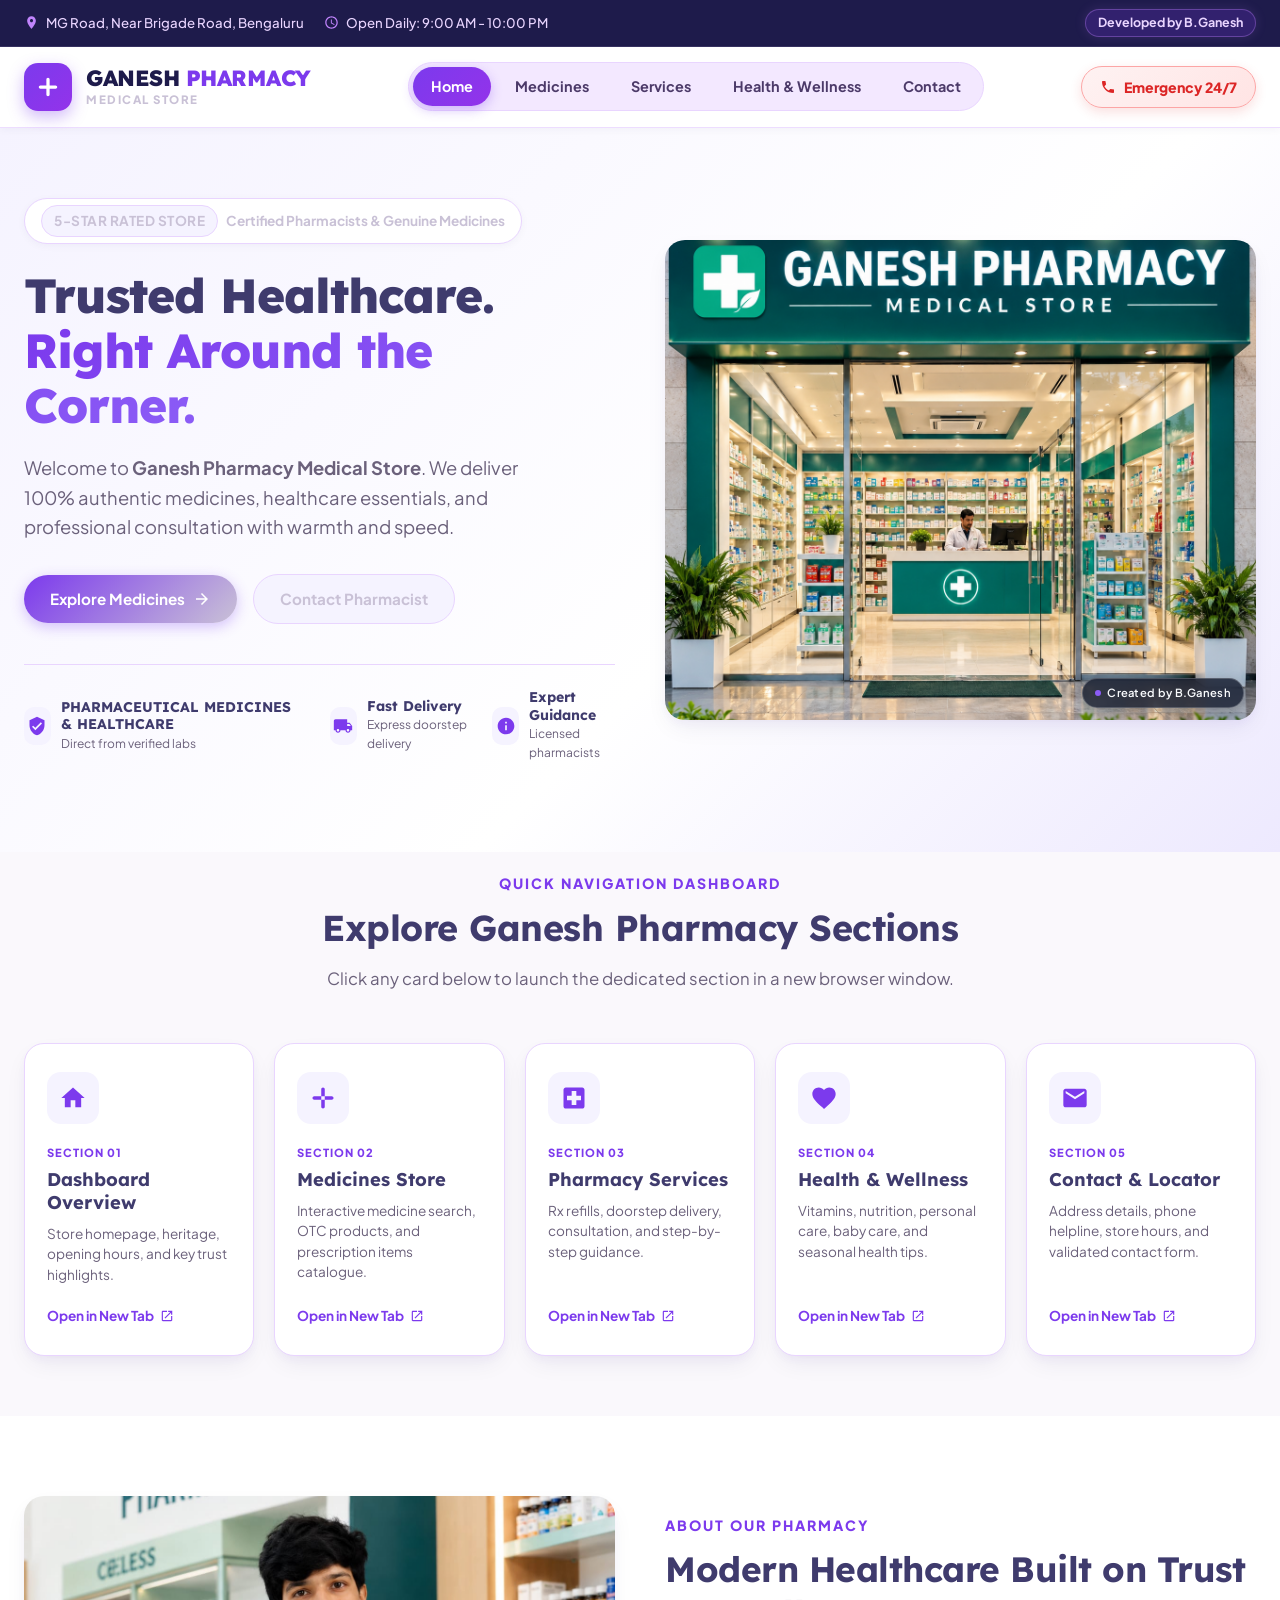
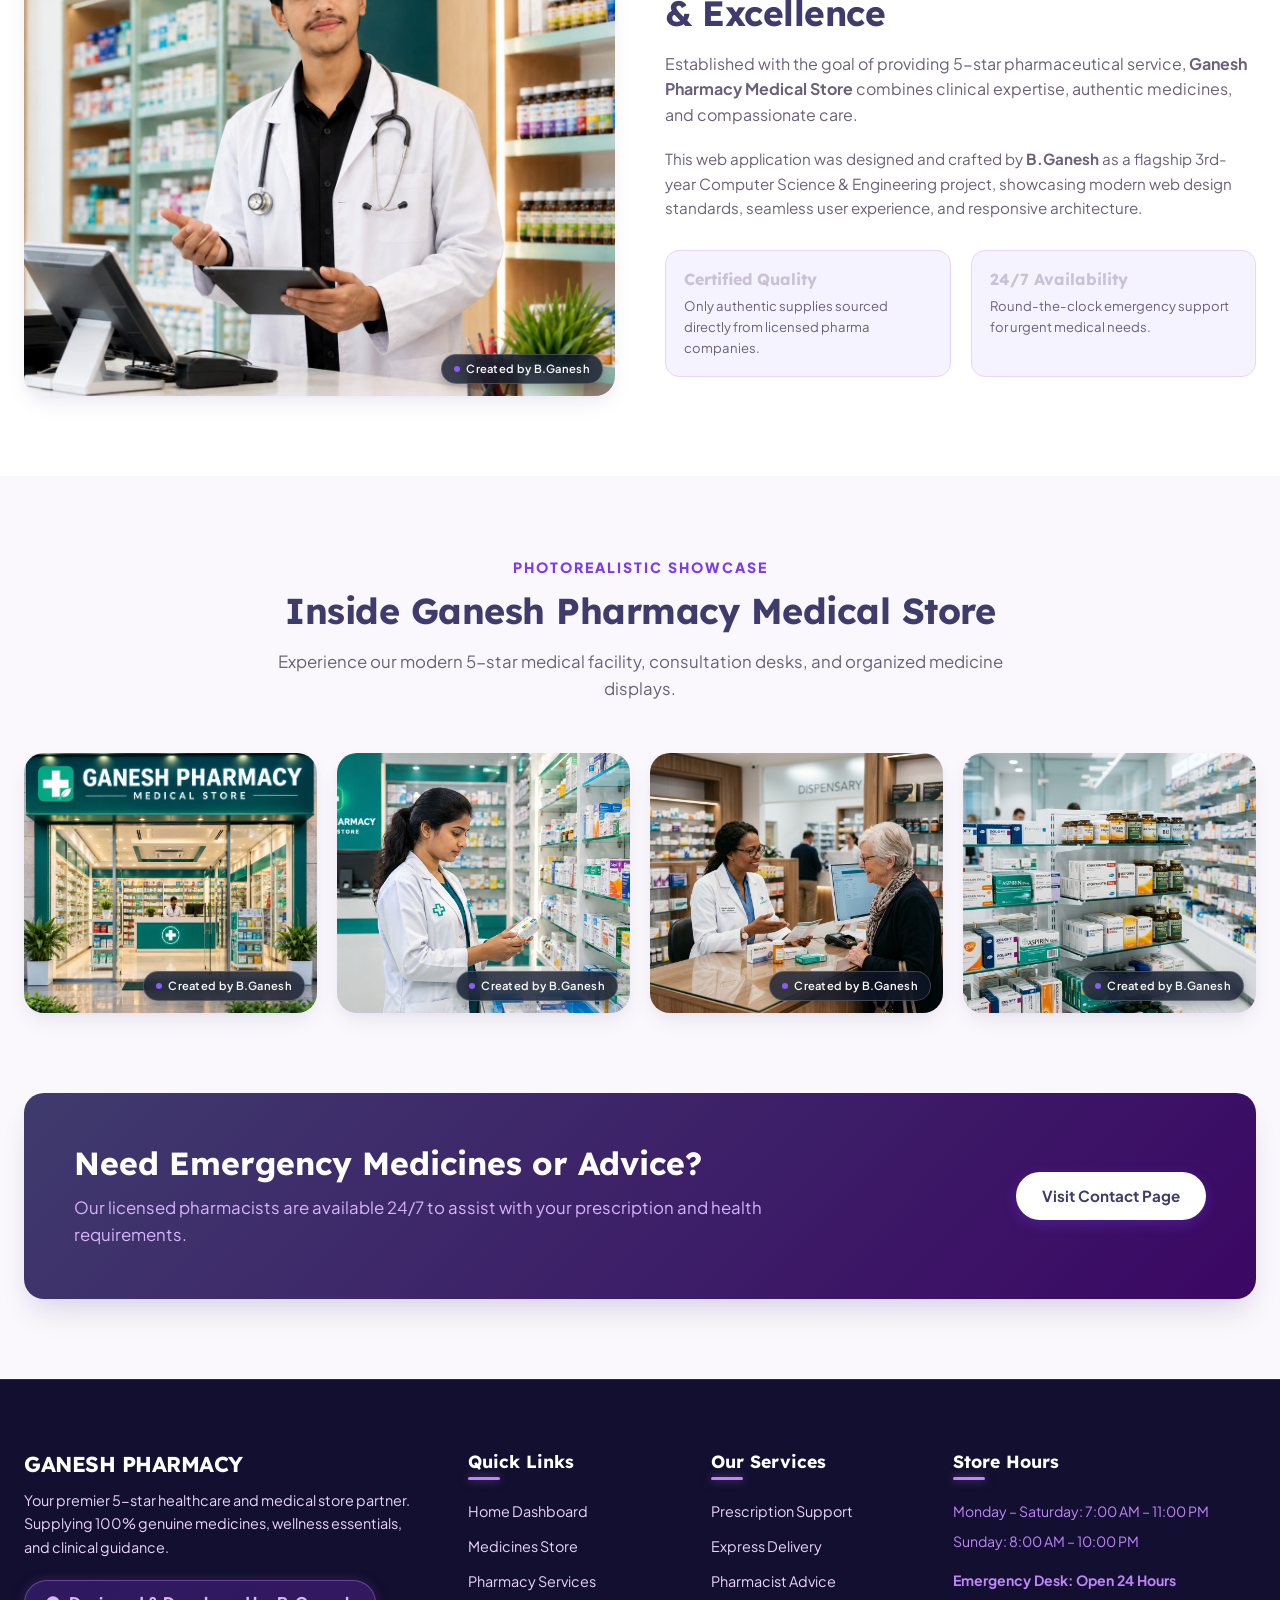
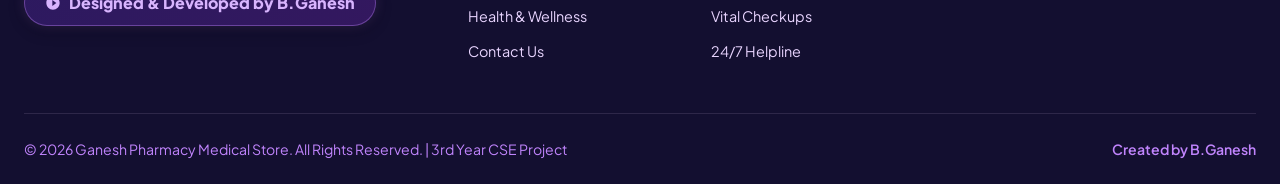
<file: index.html>
<!DOCTYPE html>
<html lang="en">
<head>
  <meta charset="UTF-8">
  <meta name="viewport" content="width=device-width, initial-scale=1.0">
  <title>Ganesh Pharmacy Medical Store | Dashboard & Trusted Healthcare</title>
  <meta name="description" content="Welcome to Ganesh Pharmacy Medical Store - Your trusted 5-star healthcare provider. Browse genuine medicines, wellness products, and expert pharmacist care. Designed by B.Ganesh.">
  <link rel="stylesheet" href="../css/style.css">
</head>
<body>

  <!-- Top Bar -->
  <div class="top-bar">
    <div class="container top-bar-content">
      <div class="top-bar-info">
        <div class="top-bar-item">
          <svg viewBox="0 0 24 24"><path d="M12 2C8.13 2 5 5.13 5 9c0 5.25 7 13 7 13s7-7.75 7-13c0-3.87-3.13-7-7-7zm0 9.5c-1.38 0-2.5-1.12-2.5-2.5s1.12-2.5 2.5-2.5 2.5 1.12 2.5 2.5-1.12 2.5-2.5 2.5z"/></svg>
          <span>MG Road, Near Brigade Road, Bengaluru</span>
        </div>
        <div class="top-bar-item">
          <svg viewBox="0 0 24 24"><path d="M11.99 2C6.47 2 2 6.48 2 12s4.47 10 9.99 10C17.52 22 22 17.52 22 12S17.52 2 11.99 2zM12 20c-4.42 0-8-3.58-8-8s3.58-8 8-8 8 3.58 8 8-3.58 8-8 8zm.5-13H11v6l5.25 3.15.75-1.23-4.5-2.67z"/></svg>
          <span>Open Daily: 9:00 AM - 10:00 PM</span>
        </div>
      </div>
      <div class="top-bar-badge">
        Developed by B.Ganesh
      </div>
    </div>
  </div>

  <!-- Sticky Main Header -->
  <header class="main-header">
    <div class="container header-container">
      <a href="index.html" class="brand-logo">
        <div class="logo-icon">
          <svg viewBox="0 0 24 24"><path d="M19 10.5h-5.5V5c0-.83-.67-1.5-1.5-1.5s-1.5.67-1.5 1.5v5.5H5c-.83 0-1.5.67-1.5 1.5s.67 1.5 1.5 1.5h5.5V19c0 .83.67 1.5 1.5 1.5s1.5-.67 1.5-1.5v-5.5H19c.83 0 1.5-.67 1.5-1.5s-.67-1.5-1.5-1.5z"/></svg>
        </div>
        <div class="brand-text">
          <h1>GANESH <span>PHARMACY</span></h1>
          <p>Medical Store</p>
        </div>
      </a>

      <!-- Desktop Nav -->
      <nav class="nav-menu">
        <a href="index.html" class="nav-link active">Home</a>
        <a href="medicines.html" class="nav-link">Medicines</a>
        <a href="services.html" class="nav-link">Services</a>
        <a href="wellness.html" class="nav-link">Health & Wellness</a>
        <a href="contact.html" class="nav-link">Contact</a>
      </nav>

      <!-- Header Actions -->
      <div class="header-actions">
        <a href="tel:+919876543210" class="emergency-btn">
          <svg viewBox="0 0 24 24"><path d="M6.62 10.79c1.44 2.83 3.76 5.14 6.59 6.59l2.2-2.2c.27-.27.67-.36 1.02-.24 1.12.37 2.33.57 3.57.57.55 0 1 .45 1 1V20c0 .55-.45 1-1 1-9.39 0-17-7.61-17-17 0-.55.45-1 1-1h3.5c.55 0 1 .45 1 1 0 1.25.2 2.45.57 3.57.11.35.03.74-.25 1.02l-2.2 2.2z"/></svg>
          <span>Emergency 24/7</span>
        </a>
        <button class="mobile-toggle" id="mobileToggle" aria-label="Toggle Mobile Menu">☰</button>
      </div>
    </div>
  </header>

  <!-- Mobile Navigation Drawer -->
  <div class="drawer-overlay" id="drawerOverlay"></div>
  <div class="mobile-drawer" id="mobileDrawer">
    <div class="drawer-header">
      <div class="brand-text">
        <h1 style="font-size: 1.1rem;">GANESH PHARMACY</h1>
        <p>Medical Store</p>
      </div>
      <button class="drawer-close" id="drawerClose">✕</button>
    </div>
    <div class="drawer-links">
      <a href="index.html" class="drawer-link active">Home Dashboard</a>
      <a href="medicines.html" class="drawer-link">Medicines Search</a>
      <a href="services.html" class="drawer-link">Our Services</a>
      <a href="wellness.html" class="drawer-link">Health & Wellness</a>
      <a href="contact.html" class="drawer-link">Contact Store</a>
    </div>
  </div>

  <!-- Hero Section -->
  <section class="hero-section">
    <div class="container hero-grid">
      <div class="hero-content">
        <div class="hero-badge-pill">
          <span class="badge badge-teal">5-Star Rated Store</span>
          <span>Certified Pharmacists & Genuine Medicines</span>
        </div>
        <h1 class="hero-title">Trusted Healthcare. <span>Right Around the Corner.</span></h1>
        <p class="hero-desc">
          Welcome to <strong>Ganesh Pharmacy Medical Store</strong>. We deliver 100% authentic medicines, healthcare essentials, and professional consultation with warmth and speed.
        </p>
        <div class="hero-cta-group">
          <a href="medicines.html" class="btn btn-primary">
            Explore Medicines
            <svg width="18" height="18" viewBox="0 0 24 24" fill="currentColor"><path d="M12 4l-1.41 1.41L16.17 11H4v2h12.17l-5.58 5.59L12 20l8-8z"/></svg>
          </a>
          <a href="contact.html" class="btn btn-secondary">Contact Pharmacist</a>
        </div>
        <div class="hero-trust-row">
          <div class="trust-item">
            <div class="trust-icon">
              <svg viewBox="0 0 24 24"><path d="M12 1L3 5v6c0 5.55 3.84 10.74 9 12 5.16-1.26 9-6.45 9-12V5l-9-4zm-2 16l-4-4 1.41-1.41L10 14.17l6.59-6.59L18 9l-8 8z"/></svg>
            </div>
            <div class="trust-text">
              <h4>PHARMACEUTICAL MEDICINES & HEALTHCARE</h4>
              <p>Direct from verified labs</p>
            </div>
          </div>
          <div class="trust-item">
            <div class="trust-icon">
              <svg viewBox="0 0 24 24"><path d="M20 8h-3V4H3c-1.1 0-2 .9-2 2v11h2c0 1.66 1.34 3 3 3s3-1.34 3-3h6c0 1.66 1.34 3 3 3s3-1.34 3-3h2v-5l-3-4zM6 18.5c-.83 0-1.5-.67-1.5-1.5s.67-1.5 1.5-1.5 1.5.67 1.5 1.5-.67 1.5-1.5 1.5zm13.5-9l1.96 2.5H17V9.5h2.5zm-1.5 9c-.83 0-1.5-.67-1.5-1.5s.67-1.5 1.5-1.5 1.5.67 1.5 1.5-.67 1.5-1.5 1.5z"/></svg>
            </div>
            <div class="trust-text">
              <h4>Fast Delivery</h4>
              <p>Express doorstep delivery</p>
            </div>
          </div>
          <div class="trust-item">
            <div class="trust-icon">
              <svg viewBox="0 0 24 24"><path d="M12 2C6.48 2 2 6.48 2 12s4.48 10 10 10 10-4.48 10-10S17.52 2 12 2zm1 15h-2v-6h2v6zm0-8h-2V7h2v2z"/></svg>
            </div>
            <div class="trust-text">
              <h4>Expert Guidance</h4>
              <p>Licensed pharmacists</p>
            </div>
          </div>
        </div>
      </div>

      <!-- Hero Image with B.Ganesh Watermark -->
      <div class="img-watermark-wrapper" style="height: 480px;">
        <img src="../assets/images/hero_storefront.png" alt="Ganesh Pharmacy Medical Store Front">
        <div class="watermark-badge">Created by B.Ganesh</div>
      </div>
    </div>
  </section>

  <!-- 5 Beautiful Navigation Cards (Opens in target="_blank") -->
  <section class="nav-cards-section">
    <div class="container">
      <div class="section-header">
        <span class="section-subtitle">Quick Navigation Dashboard</span>
        <h2 class="section-title">Explore Ganesh Pharmacy Sections</h2>
        <p class="section-desc">Click any card below to launch the dedicated section in a new browser window.</p>
      </div>

      <div class="cards-grid-5">
        <!-- Card 1: Dashboard Home -->
        <a href="index.html" target="_blank" class="nav-card">
          <div>
            <div class="nav-card-icon">
              <svg viewBox="0 0 24 24"><path d="M10 20v-6h4v6h5v-8h3L12 3 2 12h3v8z"/></svg>
            </div>
            <span class="nav-card-tag">Section 01</span>
            <h3 class="nav-card-title">Dashboard Overview</h3>
            <p class="nav-card-desc">Store homepage, heritage, opening hours, and key trust highlights.</p>
          </div>
          <span class="nav-card-link">
            Open in New Tab
            <svg viewBox="0 0 24 24"><path d="M19 19H5V5h7V3H5c-1.11 0-2 .9-2 2v14c0 1.1.89 2 2 2h14c1.1 0 2-.9 2-2v-7h-2v7zM14 3v2h3.59l-9.83 9.83 1.41 1.41L19 6.41V10h2V3h-7z"/></svg>
          </span>
        </a>

        <!-- Card 2: Medicines -->
        <a href="medicines.html" target="_blank" class="nav-card">
          <div>
            <div class="nav-card-icon">
              <svg viewBox="0 0 24 24"><path d="M4.5 10.5C3.67 10.5 3 11.17 3 12s.67 1.5 1.5 1.5h15c.83 0 1.5-.67 1.5-1.5s-.67-1.5-1.5-1.5h-15zM10.5 4.5C10.5 3.67 11.17 3 12 3s1.5.67 1.5 1.5v15c0 .83-.67 1.5-1.5 1.5s-1.5-.67-1.5-1.5v-15z"/></svg>
            </div>
            <span class="nav-card-tag">Section 02</span>
            <h3 class="nav-card-title">Medicines Store</h3>
            <p class="nav-card-desc">Interactive medicine search, OTC products, and prescription items catalogue.</p>
          </div>
          <span class="nav-card-link">
            Open in New Tab
            <svg viewBox="0 0 24 24"><path d="M19 19H5V5h7V3H5c-1.11 0-2 .9-2 2v14c0 1.1.89 2 2 2h14c1.1 0 2-.9 2-2v-7h-2v7zM14 3v2h3.59l-9.83 9.83 1.41 1.41L19 6.41V10h2V3h-7z"/></svg>
          </span>
        </a>

        <!-- Card 3: Services -->
        <a href="services.html" target="_blank" class="nav-card">
          <div>
            <div class="nav-card-icon">
              <svg viewBox="0 0 24 24"><path d="M19 3H5c-1.1 0-1.99.9-1.99 2L3 19c0 1.1.89 2 2 2h14c1.1 0 2-.9 2-2V5c0-1.1-.9-2-2-2zm-1 11h-4v4h-4v-4H6v-4h4V6h4v4h4v4z"/></svg>
            </div>
            <span class="nav-card-tag">Section 03</span>
            <h3 class="nav-card-title">Pharmacy Services</h3>
            <p class="nav-card-desc">Rx refills, doorstep delivery, consultation, and step-by-step guidance.</p>
          </div>
          <span class="nav-card-link">
            Open in New Tab
            <svg viewBox="0 0 24 24"><path d="M19 19H5V5h7V3H5c-1.11 0-2 .9-2 2v14c0 1.1.89 2 2 2h14c1.1 0 2-.9 2-2v-7h-2v7zM14 3v2h3.59l-9.83 9.83 1.41 1.41L19 6.41V10h2V3h-7z"/></svg>
          </span>
        </a>

        <!-- Card 4: Wellness -->
        <a href="wellness.html" target="_blank" class="nav-card">
          <div>
            <div class="nav-card-icon">
              <svg viewBox="0 0 24 24"><path d="M12 21.35l-1.45-1.32C5.4 15.36 2 12.28 2 8.5 2 5.42 4.42 3 7.5 3c1.74 0 3.41.81 4.5 2.09C13.09 3.81 14.76 3 16.5 3 19.58 3 22 5.42 22 8.5c0 3.78-3.4 6.86-8.55 11.54L12 21.35z"/></svg>
            </div>
            <span class="nav-card-tag">Section 04</span>
            <h3 class="nav-card-title">Health & Wellness</h3>
            <p class="nav-card-desc">Vitamins, nutrition, personal care, baby care, and seasonal health tips.</p>
          </div>
          <span class="nav-card-link">
            Open in New Tab
            <svg viewBox="0 0 24 24"><path d="M19 19H5V5h7V3H5c-1.11 0-2 .9-2 2v14c0 1.1.89 2 2 2h14c1.1 0 2-.9 2-2v-7h-2v7zM14 3v2h3.59l-9.83 9.83 1.41 1.41L19 6.41V10h2V3h-7z"/></svg>
          </span>
        </a>

        <!-- Card 5: Contact -->
        <a href="contact.html" target="_blank" class="nav-card">
          <div>
            <div class="nav-card-icon">
              <svg viewBox="0 0 24 24"><path d="M20 4H4c-1.1 0-1.99.9-1.99 2L2 18c0 1.1.9 2 2 2h16c1.1 0 2-.9 2-2V6c0-1.1-.9-2-2-2zm0 4l-8 5-8-5V6l8 5 8-5v2z"/></svg>
            </div>
            <span class="nav-card-tag">Section 05</span>
            <h3 class="nav-card-title">Contact & Locator</h3>
            <p class="nav-card-desc">Address details, phone helpline, store hours, and validated contact form.</p>
          </div>
          <span class="nav-card-link">
            Open in New Tab
            <svg viewBox="0 0 24 24"><path d="M19 19H5V5h7V3H5c-1.11 0-2 .9-2 2v14c0 1.1.89 2 2 2h14c1.1 0 2-.9 2-2v-7h-2v7zM14 3v2h3.59l-9.83 9.83 1.41 1.41L19 6.41V10h2V3h-7z"/></svg>
          </span>
        </a>
      </div>
    </div>
  </section>

  <!-- About Ganesh Pharmacy Section -->
  <section style="background: #ffffff;">
    <div class="container about-grid">
      <div class="img-watermark-wrapper" style="height: 500px;">
        <img src="../assets/images/interior_pharmacy.jpeg" alt="Ganesh Pharmacy Luxury Interior">
        <div class="watermark-badge">Created by B.Ganesh</div>
      </div>
      <div>
        <span class="section-subtitle" style="text-align: left;">About Our Pharmacy</span>
        <h2 class="section-title" style="text-align: left; font-size: 2.2rem;">Modern Healthcare Built on Trust & Excellence</h2>
        <p class="section-desc" style="text-align: left; font-size: 1rem; margin-bottom: 20px;">
          Established with the goal of providing 5-star pharmaceutical service, <strong>Ganesh Pharmacy Medical Store</strong> combines clinical expertise, authentic medicines, and compassionate care.
        </p>
        <p style="color: var(--text-muted); font-size: 0.95rem;">
          This web application was designed and crafted by <strong>B.Ganesh</strong> as a flagship 3rd-year Computer Science & Engineering project, showcasing modern web design standards, seamless user experience, and responsive architecture.
        </p>
        <div class="about-features">
          <div class="about-feat-item">
            <h4>Certified Quality</h4>
            <p>Only authentic supplies sourced directly from licensed pharma companies.</p>
          </div>
          <div class="about-feat-item">
            <h4>24/7 Availability</h4>
            <p>Round-the-clock emergency support for urgent medical needs.</p>
          </div>
        </div>
      </div>
    </div>
  </section>

  <!-- Store Photography Gallery -->
  <section>
    <div class="container">
      <div class="section-header">
        <span class="section-subtitle">Photorealistic Showcase</span>
        <h2 class="section-title">Inside Ganesh Pharmacy Medical Store</h2>
        <p class="section-desc">Experience our modern 5-star medical facility, consultation desks, and organized medicine displays.</p>
      </div>

      <div class="gallery-grid">
        <div class="img-watermark-wrapper gallery-card">
          <img src="../assets/images/hero_storefront.png" alt="Pharmacy Exterior">
          <div class="watermark-badge">Created by B.Ganesh</div>
        </div>
        <div class="img-watermark-wrapper gallery-card">
          <img src="../assets/images/pharmacist_organizing.png" alt="Pharmacy Interior">
          <div class="watermark-badge">Created by B.Ganesh</div>
        </div>
        <div class="img-watermark-wrapper gallery-card">
          <img src="../assets/images/pharmacist_consult.png" alt="Pharmacist Consultation">
          <div class="watermark-badge">Created by B.Ganesh</div>
        </div>
        <div class="img-watermark-wrapper gallery-card">
          <img src="../assets/images/medicine_shelves.png" alt="Medicine Display Shelves">
          <div class="watermark-badge">Created by B.Ganesh</div>
        </div>
      </div>
    </div>
  </section>

  <!-- Hours & Emergency CTA Banner -->
  <section style="padding-top: 0;">
    <div class="container">
      <div class="banner-cta">
        <div>
          <h2>Need Emergency Medicines or Advice?</h2>
          <p>Our licensed pharmacists are available 24/7 to assist with your prescription and health requirements.</p>
        </div>
        <div style="text-align: right;">
          <a href="contact.html" class="btn btn-primary" style="background: #ffffff; color: var(--dark-navy);">Visit Contact Page</a>
        </div>
      </div>
    </div>
  </section>

  <!-- Main Footer -->
  <footer class="main-footer">
    <div class="container">
      <div class="footer-grid">
        <div class="footer-brand">
          <h2>GANESH PHARMACY</h2>
          <p>Your premier 5-star healthcare and medical store partner. Supplying 100% genuine medicines, wellness essentials, and clinical guidance.</p>
          <div class="developer-credit-badge">
            <svg viewBox="0 0 24 24"><path d="M12 2C6.48 2 2 6.48 2 12s4.48 10 10 10 10-4.48 10-10S17.52 2 12 2zm-1 14.5v-9l6 4.5-6 4.5z"/></svg>
            Designed & Developed by B.Ganesh
          </div>
        </div>

        <div class="footer-col">
          <h3>Quick Links</h3>
          <div class="footer-links">
            <a href="index.html">Home Dashboard</a>
            <a href="medicines.html">Medicines Store</a>
            <a href="services.html">Pharmacy Services</a>
            <a href="wellness.html">Health & Wellness</a>
            <a href="contact.html">Contact Us</a>
          </div>
        </div>

        <div class="footer-col">
          <h3>Our Services</h3>
          <div class="footer-links">
            <a href="services.html">Prescription Support</a>
            <a href="services.html">Express Delivery</a>
            <a href="services.html">Pharmacist Advice</a>
            <a href="services.html">Vital Checkups</a>
            <a href="services.html">24/7 Helpline</a>
          </div>
        </div>

        <div class="footer-col">
          <h3>Store Hours</h3>
          <p style="font-size: 0.88rem; margin-bottom: 8px;">Monday – Saturday: 7:00 AM – 11:00 PM</p>
          <p style="font-size: 0.88rem; margin-bottom: 16px;">Sunday: 8:00 AM – 10:00 PM</p>
          <p style="font-size: 0.88rem; color: #C084FC; font-weight: 700;">Emergency Desk: Open 24 Hours</p>
        </div>
      </div>

      <div class="footer-bottom">
        <p>© 2026 Ganesh Pharmacy Medical Store. All Rights Reserved. | 3rd Year CSE Project</p>
        <p style="color: #C084FC; font-weight: 600;">Created by B.Ganesh</p>
      </div>
    </div>
  </footer>

  
  <script src="../js/script.js"></script>
</body>
</html>
</file>
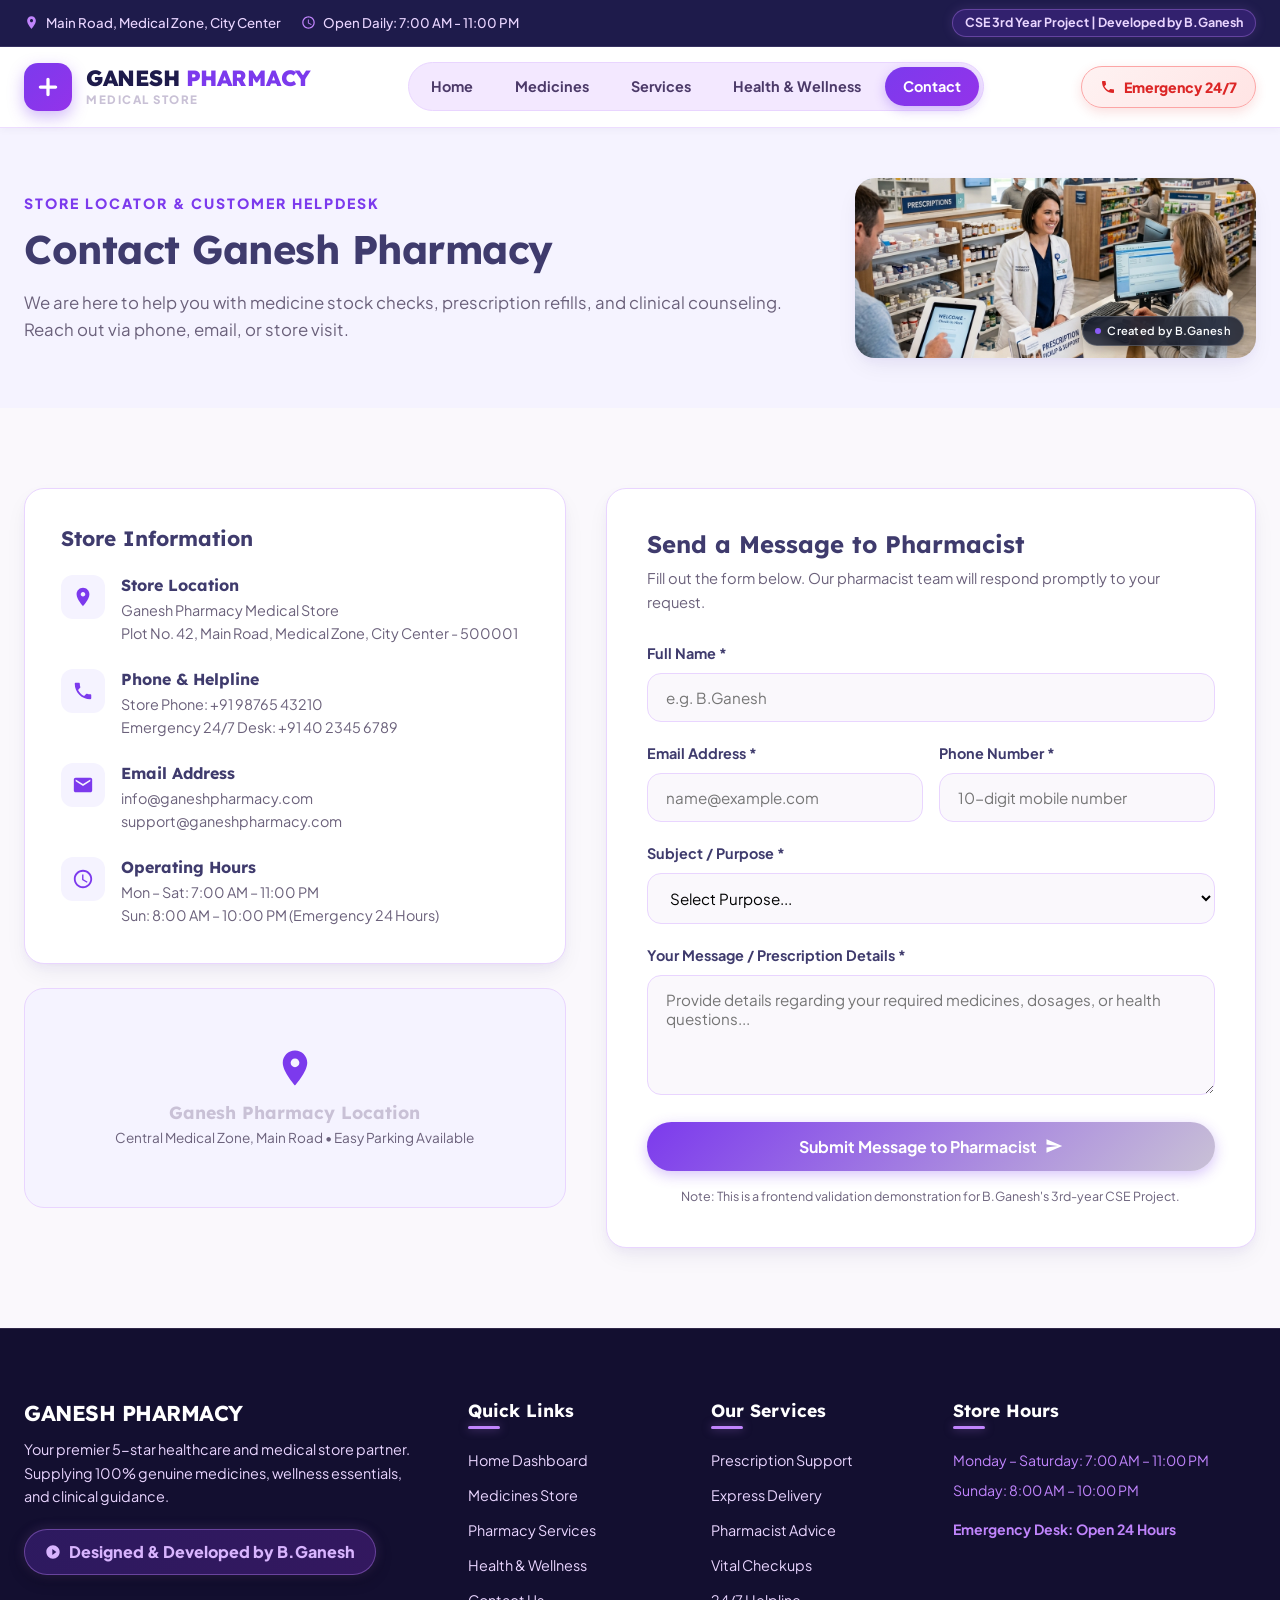
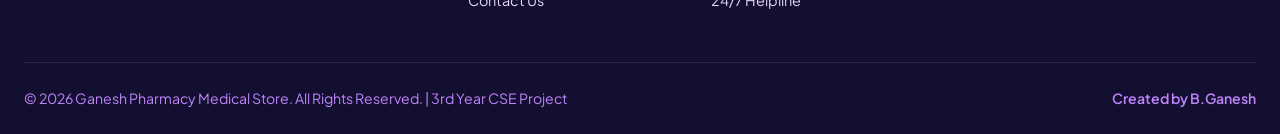
<file: contact.html>
<!DOCTYPE html>
<html lang="en">
<head>
  <meta charset="UTF-8">
  <meta name="viewport" content="width=device-width, initial-scale=1.0">
  <title>Contact Us | Ganesh Pharmacy Medical Store</title>
  <meta name="description" content="Get in touch with Ganesh Pharmacy Medical Store. Submit prescription inquiries, request delivery, or visit our store. Designed by B.Ganesh.">
  <link rel="stylesheet" href="../css/style.css">
</head>
<body>

  <!-- Top Bar -->
  <div class="top-bar">
    <div class="container top-bar-content">
      <div class="top-bar-info">
        <div class="top-bar-item">
          <svg viewBox="0 0 24 24"><path d="M12 2C8.13 2 5 5.13 5 9c0 5.25 7 13 7 13s7-7.75 7-13c0-3.87-3.13-7-7-7zm0 9.5c-1.38 0-2.5-1.12-2.5-2.5s1.12-2.5 2.5-2.5 2.5 1.12 2.5 2.5-1.12 2.5-2.5 2.5z"/></svg>
          <span>Main Road, Medical Zone, City Center</span>
        </div>
        <div class="top-bar-item">
          <svg viewBox="0 0 24 24"><path d="M11.99 2C6.47 2 2 6.48 2 12s4.47 10 9.99 10C17.52 22 22 17.52 22 12S17.52 2 11.99 2zM12 20c-4.42 0-8-3.58-8-8s3.58-8 8-8 8 3.58 8 8-3.58 8-8 8zm.5-13H11v6l5.25 3.15.75-1.23-4.5-2.67z"/></svg>
          <span>Open Daily: 7:00 AM - 11:00 PM</span>
        </div>
      </div>
      <div class="top-bar-badge">
        CSE 3rd Year Project | Developed by B.Ganesh
      </div>
    </div>
  </div>

  <!-- Header -->
  <header class="main-header">
    <div class="container header-container">
      <a href="index.html" class="brand-logo">
        <div class="logo-icon">
          <svg viewBox="0 0 24 24"><path d="M19 10.5h-5.5V5c0-.83-.67-1.5-1.5-1.5s-1.5.67-1.5 1.5v5.5H5c-.83 0-1.5.67-1.5 1.5s.67 1.5 1.5 1.5h5.5V19c0 .83.67 1.5 1.5 1.5s1.5-.67 1.5-1.5v-5.5H19c.83 0 1.5-.67 1.5-1.5s-.67-1.5-1.5-1.5z"/></svg>
        </div>
        <div class="brand-text">
          <h1>GANESH <span>PHARMACY</span></h1>
          <p>Medical Store</p>
        </div>
      </a>

      <nav class="nav-menu">
        <a href="index.html" class="nav-link">Home</a>
        <a href="medicines.html" class="nav-link">Medicines</a>
        <a href="services.html" class="nav-link">Services</a>
        <a href="wellness.html" class="nav-link">Health & Wellness</a>
        <a href="contact.html" class="nav-link active">Contact</a>
      </nav>

      <div class="header-actions">
        <a href="tel:+919876543210" class="emergency-btn">
          <svg viewBox="0 0 24 24"><path d="M6.62 10.79c1.44 2.83 3.76 5.14 6.59 6.59l2.2-2.2c.27-.27.67-.36 1.02-.24 1.12.37 2.33.57 3.57.57.55 0 1 .45 1 1V20c0 .55-.45 1-1 1-9.39 0-17-7.61-17-17 0-.55.45-1 1-1h3.5c.55 0 1 .45 1 1 0 1.25.2 2.45.57 3.57.11.35.03.74-.25 1.02l-2.2 2.2z"/></svg>
          <span>Emergency 24/7</span>
        </a>
        <button class="mobile-toggle" id="mobileToggle" aria-label="Toggle Mobile Menu">☰</button>
      </div>
    </div>
  </header>

  <!-- Mobile Navigation Drawer -->
  <div class="drawer-overlay" id="drawerOverlay"></div>
  <div class="mobile-drawer" id="mobileDrawer">
    <div class="drawer-header">
      <div class="brand-text">
        <h1 style="font-size: 1.1rem;">GANESH PHARMACY</h1>
        <p>Medical Store</p>
      </div>
      <button class="drawer-close" id="drawerClose">✕</button>
    </div>
    <div class="drawer-links">
      <a href="index.html" class="drawer-link">Home Dashboard</a>
      <a href="medicines.html" class="drawer-link">Medicines Search</a>
      <a href="services.html" class="drawer-link">Our Services</a>
      <a href="wellness.html" class="drawer-link">Health & Wellness</a>
      <a href="contact.html" class="drawer-link active">Contact Store</a>
    </div>
  </div>

  <!-- Header Section -->
  <section style="background: var(--soft-mint-bg); padding: 50px 0;">
    <div class="container" style="display: grid; grid-template-columns: 2fr 1fr; gap: 30px; align-items: center;">
      <div>
        <span class="section-subtitle" style="text-align: left;">Store Locator & Customer Helpdesk</span>
        <h1 class="section-title" style="text-align: left; font-size: 2.5rem;">Contact Ganesh Pharmacy</h1>
        <p class="section-desc" style="text-align: left;">
          We are here to help you with medicine stock checks, prescription refills, and clinical counseling. Reach out via phone, email, or store visit.
        </p>
      </div>
      <div class="img-watermark-wrapper" style="height: 180px;">
        <img src="../assets/images/contact_location.png" alt="Ganesh Pharmacy Contact Desk">
        <div class="watermark-badge">Created by B.Ganesh</div>
      </div>
    </div>
  </section>

  <!-- Contact Form & Info Grid -->
  <section>
    <div class="container contact-layout">
      
      <!-- Left Column: Info Cards & Map Mock -->
      <div>
        
        <!-- Details Card -->
        <div class="contact-info-card">
          <h3 style="font-size: 1.3rem; margin-bottom: 24px; color: var(--dark-navy);">Store Information</h3>

          <!-- Address -->
          <div class="contact-detail-item">
            <div class="contact-detail-icon">
              <svg viewBox="0 0 24 24"><path d="M12 2C8.13 2 5 5.13 5 9c0 5.25 7 13 7 13s7-7.75 7-13c0-3.87-3.13-7-7-7zm0 9.5c-1.38 0-2.5-1.12-2.5-2.5s1.12-2.5 2.5-2.5 2.5 1.12 2.5 2.5-1.12 2.5-2.5 2.5z"/></svg>
            </div>
            <div class="contact-detail-text">
              <h4>Store Location</h4>
              <p>Ganesh Pharmacy Medical Store<br>Plot No. 42, Main Road, Medical Zone, City Center - 500001</p>
            </div>
          </div>

          <!-- Phone -->
          <div class="contact-detail-item">
            <div class="contact-detail-icon">
              <svg viewBox="0 0 24 24"><path d="M6.62 10.79c1.44 2.83 3.76 5.14 6.59 6.59l2.2-2.2c.27-.27.67-.36 1.02-.24 1.12.37 2.33.57 3.57.57.55 0 1 .45 1 1V20c0 .55-.45 1-1 1-9.39 0-17-7.61-17-17 0-.55.45-1 1-1h3.5c.55 0 1 .45 1 1 0 1.25.2 2.45.57 3.57.11.35.03.74-.25 1.02l-2.2 2.2z"/></svg>
            </div>
            <div class="contact-detail-text">
              <h4>Phone & Helpline</h4>
              <p>Store Phone: +91 98765 43210<br>Emergency 24/7 Desk: +91 40 2345 6789</p>
            </div>
          </div>

          <!-- Email -->
          <div class="contact-detail-item">
            <div class="contact-detail-icon">
              <svg viewBox="0 0 24 24"><path d="M20 4H4c-1.1 0-1.99.9-1.99 2L2 18c0 1.1.9 2 2 2h16c1.1 0 2-.9 2-2V6c0-1.1-.9-2-2-2zm0 4l-8 5-8-5V6l8 5 8-5v2z"/></svg>
            </div>
            <div class="contact-detail-text">
              <h4>Email Address</h4>
              <p>info@ganeshpharmacy.com<br>support@ganeshpharmacy.com</p>
            </div>
          </div>

          <!-- Working Hours -->
          <div class="contact-detail-item">
            <div class="contact-detail-icon">
              <svg viewBox="0 0 24 24"><path d="M11.99 2C6.47 2 2 6.48 2 12s4.47 10 9.99 10C17.52 22 22 17.52 22 12S17.52 2 11.99 2zM12 20c-4.42 0-8-3.58-8-8s3.58-8 8-8 8 3.58 8 8-3.58 8-8 8zm.5-13H11v6l5.25 3.15.75-1.23-4.5-2.67z"/></svg>
            </div>
            <div class="contact-detail-text">
              <h4>Operating Hours</h4>
              <p>Mon – Sat: 7:00 AM – 11:00 PM<br>Sun: 8:00 AM – 10:00 PM (Emergency 24 Hours)</p>
            </div>
          </div>

        </div>

        <!-- Map Location Mock Card -->
        <div class="map-mock-card">
          <svg viewBox="0 0 24 24"><path d="M12 2C8.13 2 5 5.13 5 9c0 5.25 7 13 7 13s7-7.75 7-13c0-3.87-3.13-7-7-7zm0 9.5c-1.38 0-2.5-1.12-2.5-2.5s1.12-2.5 2.5-2.5 2.5 1.12 2.5 2.5-1.12 2.5-2.5 2.5z"/></svg>
          <div>
            <h4 style="color: var(--primary-teal-dark); font-size: 1.1rem; margin-bottom: 4px;">Ganesh Pharmacy Location</h4>
            <p style="color: var(--text-muted); font-size: 0.85rem;">Central Medical Zone, Main Road • Easy Parking Available</p>
          </div>
        </div>

      </div>

      <!-- Right Column: Interactive Validated Contact Form -->
      <div class="form-card">
        <h3 style="font-size: 1.5rem; margin-bottom: 8px; color: var(--dark-navy);">Send a Message to Pharmacist</h3>
        <p style="color: var(--text-muted); font-size: 0.92rem; margin-bottom: 28px;">
          Fill out the form below. Our pharmacist team will respond promptly to your request.
        </p>

        <form id="contactForm" novalidate>
          
          <!-- Name Field -->
          <div class="form-group">
            <label for="contactName" class="form-label">Full Name *</label>
            <input type="text" id="contactName" class="form-input" placeholder="e.g. B.Ganesh">
            <span class="error-message">Please enter your full name (at least 2 characters).</span>
          </div>

          <!-- Email & Phone Row -->
          <div style="display: grid; grid-template-columns: 1fr 1fr; gap: 16px;">
            <div class="form-group">
              <label for="contactEmail" class="form-label">Email Address *</label>
              <input type="email" id="contactEmail" class="form-input" placeholder="name@example.com">
              <span class="error-message">Please enter a valid email address.</span>
            </div>

            <div class="form-group">
              <label for="contactPhone" class="form-label">Phone Number *</label>
              <input type="tel" id="contactPhone" class="form-input" placeholder="10-digit mobile number">
              <span class="error-message">Please enter a valid 10-digit mobile number.</span>
            </div>
          </div>

          <!-- Subject Select -->
          <div class="form-group">
            <label for="contactSubject" class="form-label">Subject / Purpose *</label>
            <select id="contactSubject" class="form-select">
              <option value="">Select Purpose...</option>
              <option value="prescription">Prescription Refill / Upload</option>
              <option value="medicine">Medicine Stock Inquiry</option>
              <option value="delivery">Home Delivery Request</option>
              <option value="consultation">Pharmacist Consultation</option>
              <option value="general">General Support</option>
            </select>
            <span class="error-message">Please select a valid subject.</span>
          </div>

          <!-- Message Field -->
          <div class="form-group">
            <label for="contactMessage" class="form-label">Your Message / Prescription Details *</label>
            <textarea id="contactMessage" class="form-textarea" placeholder="Provide details regarding your required medicines, dosages, or health questions..."></textarea>
            <span class="error-message">Please write a detailed message (at least 10 characters).</span>
          </div>

          <!-- Submit Button -->
          <button type="submit" class="btn btn-primary" style="width: 100%; padding: 14px; font-size: 1rem;">
            Submit Message to Pharmacist
            <svg width="18" height="18" viewBox="0 0 24 24" fill="currentColor"><path d="M2.01 21L23 12 2.01 3 2 10l15 2-15 2z"/></svg>
          </button>

        </form>

        <p style="font-size: 0.78rem; color: var(--text-muted); text-align: center; margin-top: 16px;">
          Note: This is a frontend validation demonstration for B.Ganesh's 3rd-year CSE Project.
        </p>
      </div>

    </div>
  </section>

  <!-- Footer -->
  <footer class="main-footer">
    <div class="container">
      <div class="footer-grid">
        <div class="footer-brand">
          <h2>GANESH PHARMACY</h2>
          <p>Your premier 5-star healthcare and medical store partner. Supplying 100% genuine medicines, wellness essentials, and clinical guidance.</p>
          <div class="developer-credit-badge">
            <svg viewBox="0 0 24 24"><path d="M12 2C6.48 2 2 6.48 2 12s4.48 10 10 10 10-4.48 10-10S17.52 2 12 2zm-1 14.5v-9l6 4.5-6 4.5z"/></svg>
            Designed & Developed by B.Ganesh
          </div>
        </div>

        <div class="footer-col">
          <h3>Quick Links</h3>
          <div class="footer-links">
            <a href="index.html">Home Dashboard</a>
            <a href="medicines.html">Medicines Store</a>
            <a href="services.html">Pharmacy Services</a>
            <a href="wellness.html">Health & Wellness</a>
            <a href="contact.html">Contact Us</a>
          </div>
        </div>

        <div class="footer-col">
          <h3>Our Services</h3>
          <div class="footer-links">
            <a href="services.html">Prescription Support</a>
            <a href="services.html">Express Delivery</a>
            <a href="services.html">Pharmacist Advice</a>
            <a href="services.html">Vital Checkups</a>
            <a href="services.html">24/7 Helpline</a>
          </div>
        </div>

        <div class="footer-col">
          <h3>Store Hours</h3>
          <p style="font-size: 0.88rem; margin-bottom: 8px;">Monday – Saturday: 7:00 AM – 11:00 PM</p>
          <p style="font-size: 0.88rem; margin-bottom: 16px;">Sunday: 8:00 AM – 10:00 PM</p>
          <p style="font-size: 0.88rem; color: #C084FC; font-weight: 700;">Emergency Desk: Open 24 Hours</p>
        </div>
      </div>

      <div class="footer-bottom">
        <p>© 2026 Ganesh Pharmacy Medical Store. All Rights Reserved. | 3rd Year CSE Project</p>
        <p style="color: #C084FC; font-weight: 600;">Created by B.Ganesh</p>
      </div>
    </div>
  </footer>

  <script src="../js/script.js"></script>
</body>
</html>
</file>
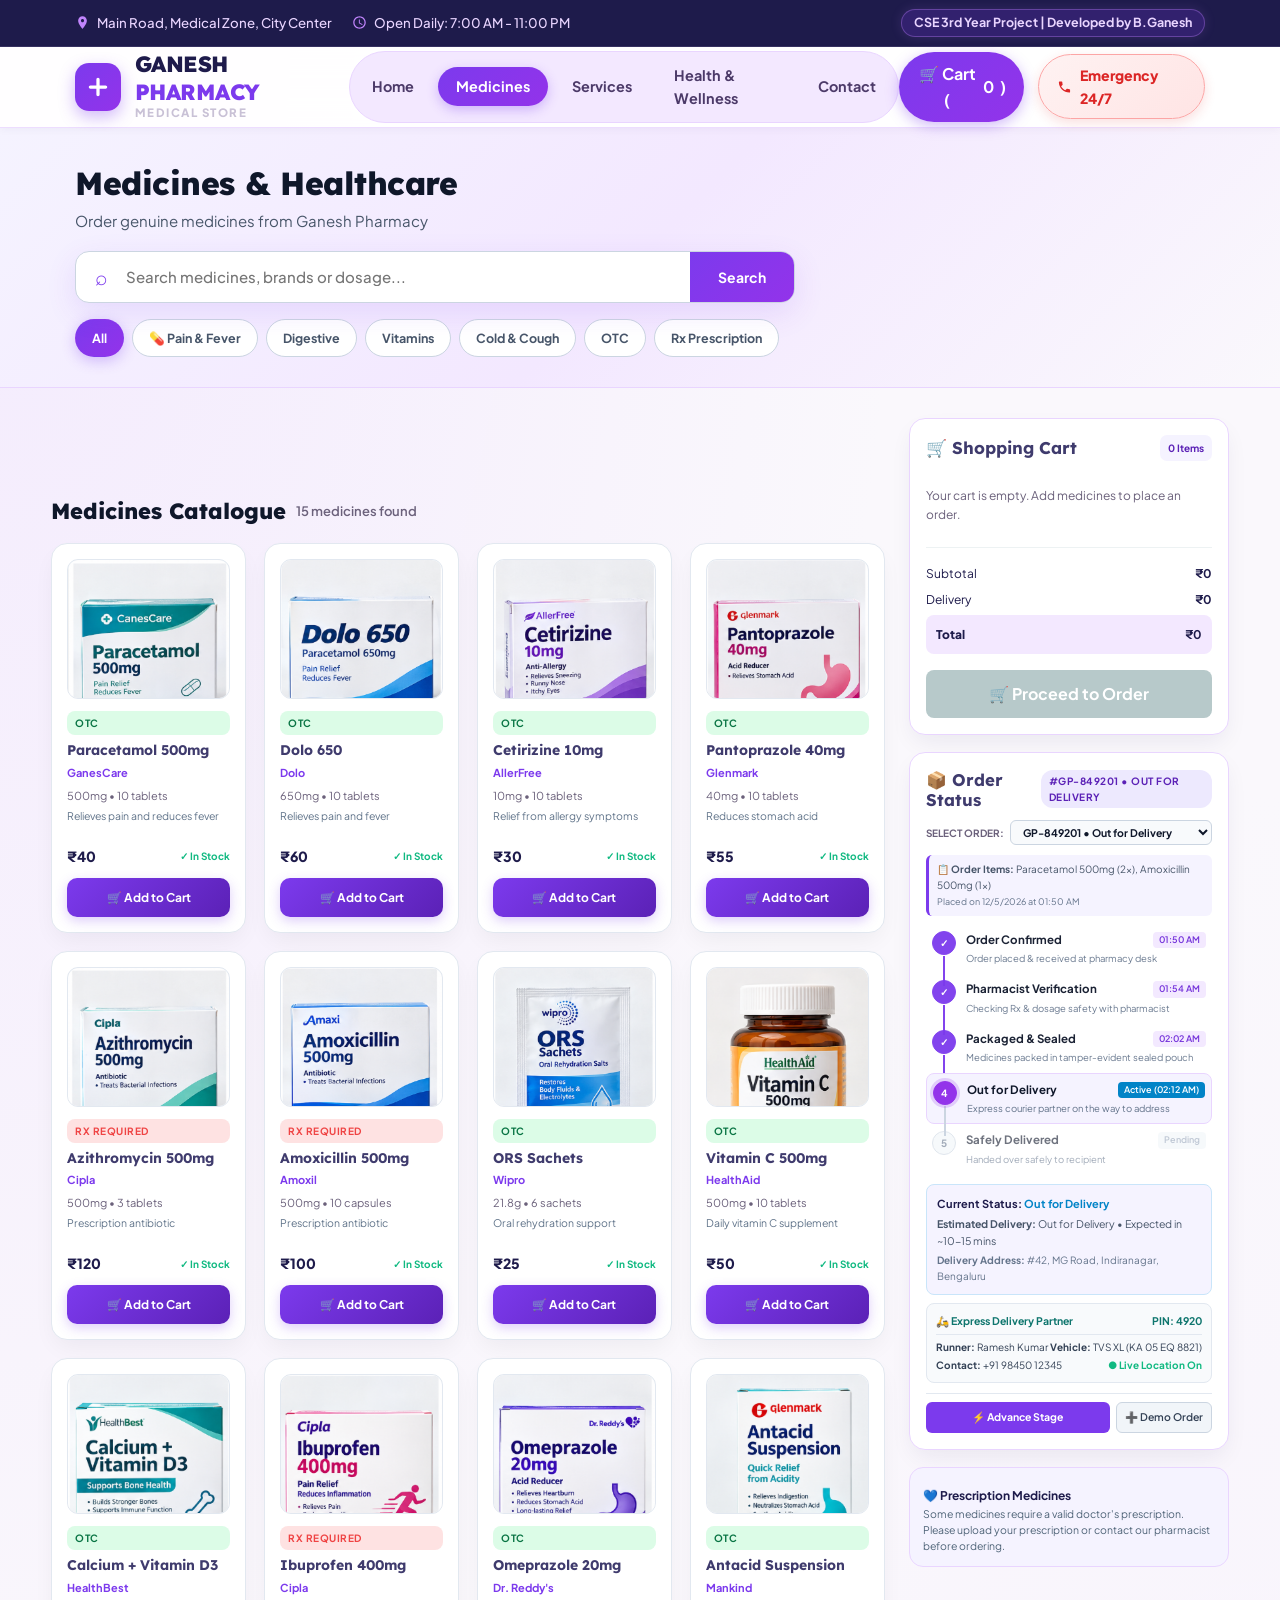
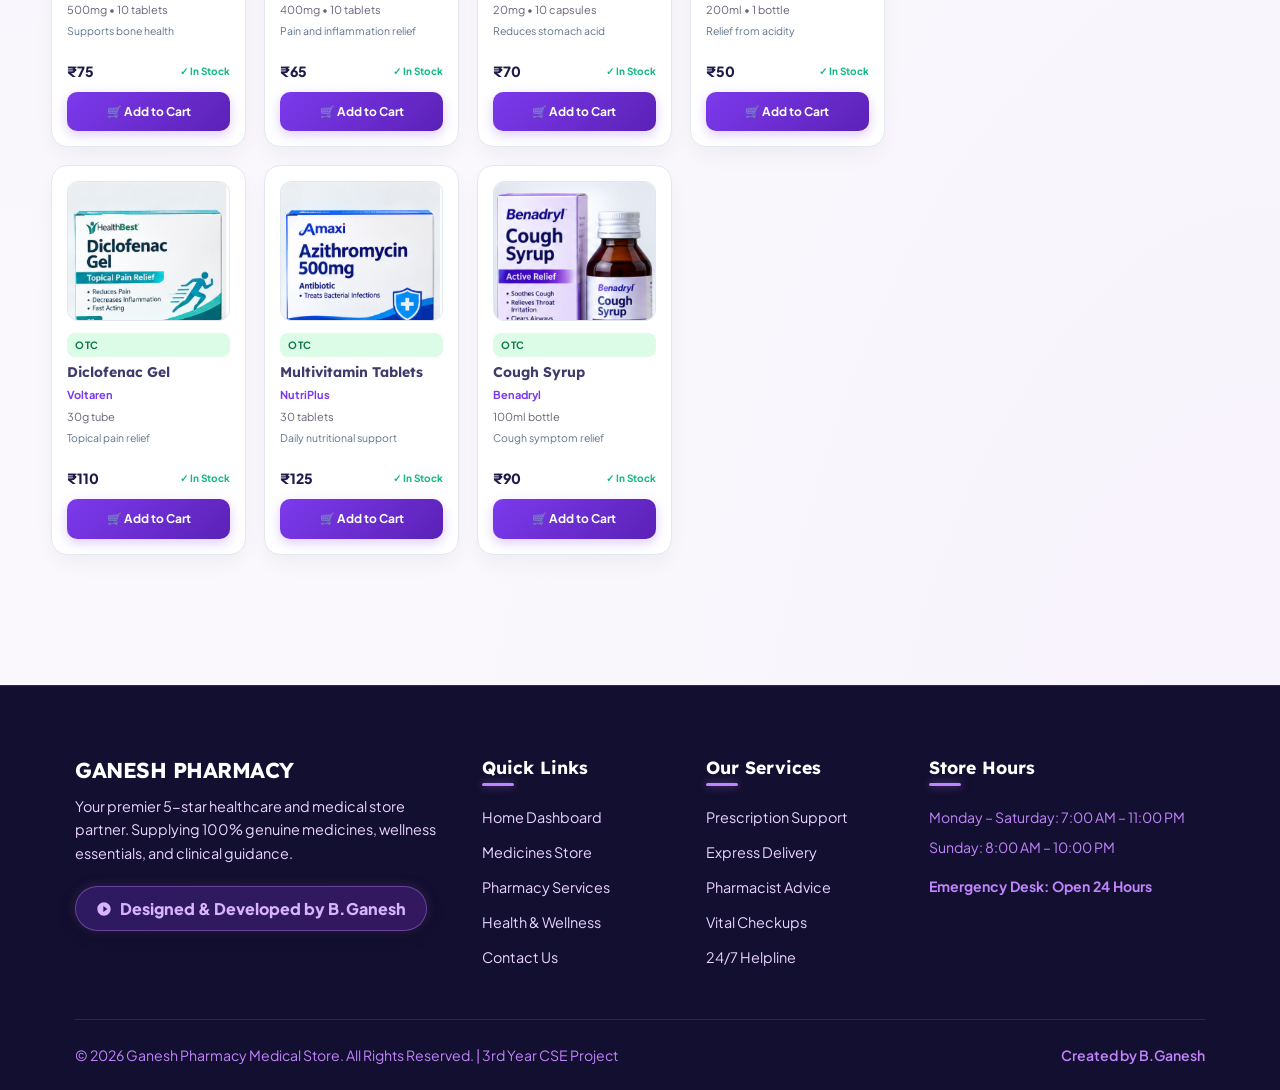
<file: medicines.html>
<!DOCTYPE html>
<html lang="en">
<head>
<meta charset="UTF-8">
<meta name="viewport" content="width=device-width, initial-scale=1.0">
<title>Medicines | Ganesh Pharmacy</title>
<link rel="stylesheet" href="../css/style.css">

<style>
:root{
  --teal:#7C3AED;
  --teal-dark:#5B21B6;
  --cyan:#9333EA;
  --ink:#1E1B4B;
  --muted:#6B617B;
  --bg:#FAF8FC;
  --white:#fff;
  --line:#E9D5FF;
  --green:#10B981;
  --green-bg:#DCFCE7;
  --red:#EF4444;
  --red-bg:#FEE2E2;
  --blue-bg:#F5F3FF;
  --shadow:0 10px 25px -5px rgba(30,27,75,.08);
}

*{box-sizing:border-box}

body{
  margin:0;
  font-family:'Plus Jakarta Sans', -apple-system, BlinkMacSystemFont, "Segoe UI", Roboto, sans-serif;
  background:radial-gradient(at 0% 0%, rgba(233, 213, 255, 0.4) 0px, transparent 50%), radial-gradient(at 100% 100%, rgba(243, 232, 255, 0.4) 0px, transparent 50%), #FAF8FC;
  color:var(--ink);
  line-height:1.6;
}

button,input,textarea{font:inherit}
button{cursor:pointer}

.container{
  width:min(1280px,92%);
  margin:auto;
}

/* HERO */
.hero{
  background:linear-gradient(135deg,#f5f3ff 0%,#f3e8ff 50%,#faf8fc 100%);
  border-bottom:1px solid #e9d5ff;
  padding:35px 0 30px;
}

.hero h1{
  margin:0 0 6px;
  font-size:32px;
  font-weight:800;
  color:#0f172a;
  letter-spacing:-0.5px;
}

.hero p{
  margin:0 0 18px;
  color:#475569;
  font-size:15px;
}

/* SEARCH */
.search-area{
  position:relative;
  max-width:720px;
}

.search-box{
  height:52px;
  background:white;
  border:1px solid #cbd5e1;
  border-radius:14px;
  display:flex;
  overflow:hidden;
  box-shadow:0 10px 30px rgba(124,58,237,.12);
  transition:all 0.25s ease;
}

.search-box:focus-within{
  border-color:var(--teal);
  box-shadow:0 10px 35px rgba(124,58,237,.22);
}

.search-icon{
  width:50px;
  display:grid;
  place-items:center;
  color:var(--teal);
  font-size:21px;
}

.search-box input{
  flex:1;
  border:0;
  outline:0;
  font-size:15px;
  font-weight:500;
  color:#0f172a;
}

.search-box button{
  border:0;
  background:linear-gradient(135deg,var(--teal),var(--cyan));
  color:white;
  padding:0 28px;
  font-weight:700;
  font-size:14px;
  cursor:pointer;
  transition:all 0.2s ease;
}

.search-box button:hover{
  opacity:0.92;
}

.suggestions{
  display:none;
  position:absolute;
  top:58px;
  left:0;
  right:0;
  background:white;
  border:1px solid var(--line);
  border-radius:14px;
  box-shadow:0 20px 40px rgba(15,23,42,.15);
  z-index:100;
  overflow:hidden;
}

.suggestion{
  padding:12px 16px;
  display:flex;
  justify-content:space-between;
  border-bottom:1px solid #f1f5f9;
  cursor:pointer;
  transition:background 0.15s ease;
}

.suggestion:hover{
  background:#f5f3ff;
}

.suggestion strong{
  font-size:13px;
  color:#0f172a;
}

.suggestion small{
  display:block;
  color:var(--muted);
  margin-top:3px;
}

/* FILTERS */
.filters{
  display:flex;
  flex-wrap:wrap;
  gap:8px;
  margin-top:16px;
}

.filter{
  border:1px solid #cbd5e1;
  background:white;
  color:#475569;
  border-radius:9999px;
  padding:8px 16px;
  font-size:12.5px;
  font-weight:700;
  cursor:pointer;
  transition:all 0.2s ease;
}

.filter:hover{
  border-color:var(--teal);
  color:var(--teal);
  background:#f5f3ff;
}

.filter.active{
  background:linear-gradient(135deg,var(--teal),var(--cyan));
  color:white;
  border-color:transparent;
  box-shadow:0 4px 14px rgba(124,58,237,0.3);
}

/* MAIN */
.main{
  width:min(1280px,92%);
  margin:auto;
  padding:30px 0 50px;
}

.layout{
  display:grid;
  grid-template-columns:minmax(0,1fr) 320px;
  gap:24px;
  align-items:start;
}

.heading{
  display:flex;
  align-items:center;
  gap:10px;
  margin-bottom:18px;
}

.heading h2{
  margin:0;
  font-size:22px;
  font-weight:800;
  color:#0f172a;
}

.heading span{
  color:var(--muted);
  font-size:13px;
  font-weight:600;
}

/* MEDICINE GRID */
.medicine-grid{
  display:grid;
  grid-template-columns:repeat(4,1fr);
  gap:18px;
}

.card{
  background:white;
  border:1px solid #e2e8f0;
  border-radius:16px;
  padding:15px;
  box-shadow:0 10px 25px -5px rgba(15,23,42,.06);
  transition:all 0.25s cubic-bezier(0.4, 0, 0.2, 1);
  display:flex;
  flex-direction:column;
  justify-content:space-between;
}

.card:hover{
  transform:translateY(-6px);
  border-color:#e9d5ff;
  box-shadow:0 20px 35px -8px rgba(124,58,237,.18);
}

.medicine-image{
  height:140px;
  background:#f8fafc;
  border-radius:11px;
  display:grid;
  place-items:center;
  position:relative;
  margin-bottom:12px;
  overflow:hidden;
  border:1px solid #e2e8f0;
}

.medicine-img{
  width:100%;
  height:100%;
  object-fit:cover;
  object-position:center;
  border-radius:11px;
  transition:transform 0.3s ease;
}

.card:hover .medicine-img{
  transform:scale(1.06);
}

.badge{
  display:inline-block;
  padding:4px 8px;
  border-radius:8px;
  font-size:10px;
  font-weight:bold;
  margin-bottom:7px;
}

.otc{
  background:var(--green-bg);
  color:#087443;
}

.rx{
  background:var(--red-bg);
  color:var(--red);
}

.card h3{
  font-size:14px;
  margin:0 0 4px;
}

.brand{
  color:var(--teal);
  font-size:11px;
  font-weight:bold;
}

.dose{
  color:var(--muted);
  font-size:11px;
  margin-top:5px;
}

.description{
  color:#61748a;
  font-size:10.5px;
  margin-top:4px;
  min-height:27px;
}

.price-row{
  display:flex;
  justify-content:space-between;
  align-items:center;
  margin:10px 0;
}

.price{
  font-size:14px;
  font-weight:900;
}

.stock{
  color:var(--green);
  font-size:10px;
  font-weight:bold;
}

.add-cart{
  width:100%;
  border:0;
  border-radius:10px;
  background:linear-gradient(135deg, var(--teal), var(--teal-dark));
  color:white;
  padding:10px;
  font-size:12px;
  font-weight:700;
  cursor:pointer;
  box-shadow:0 4px 12px rgba(124,58,237,.25);
  transition:all 0.2s ease;
}

.add-cart:hover{
  background:linear-gradient(135deg, #8b5cf6, var(--teal));
  transform:translateY(-2px);
  box-shadow:0 6px 16px rgba(124,58,237,.35);
}

/* SIDE PANELS */
.sidebar{
  position:sticky;
  top:92px;
}

.panel{
  background:white;
  border:1px solid var(--line);
  border-radius:16px;
  padding:16px;
  box-shadow:var(--shadow);
  margin-bottom:17px;
}

.panel-title{
  display:flex;
  justify-content:space-between;
  align-items:center;
  margin-bottom:10px;
}

.panel-title h2{
  margin:0;
  font-size:17px;
}

.count{
  background:var(--blue-bg);
  color:#5b21b6;
  border-radius:7px;
  padding:5px 8px;
  font-size:10px;
  font-weight:bold;
}

/* CART */
.cart-item{
  display:grid;
  grid-template-columns:42px 1fr auto;
  gap:9px;
  align-items:center;
  padding:11px 0;
  border-top:1px solid #edf2f3;
}

.cart-icon{
  width:42px;
  height:42px;
  background:#f1f8f8;
  border-radius:7px;
  display:grid;
  place-items:center;
}

.cart-name{
  font-size:11px;
  font-weight:bold;
}

.cart-price{
  font-size:10px;
  color:var(--muted);
  margin-top:3px;
}

.quantity{
  display:flex;
  align-items:center;
  gap:5px;
  margin-top:5px;
}

.quantity button{
  width:21px;
  height:21px;
  border:1px solid #d4e0e2;
  background:white;
  border-radius:5px;
}

.remove{
  border:0;
  background:none;
  color:#9aa9b5;
}

.empty-cart{
  color:var(--muted);
  font-size:12px;
  padding:15px 0;
}

.summary{
  border-top:1px solid #edf2f3;
  margin-top:8px;
  padding-top:10px;
}

.summary-row{
  display:flex;
  justify-content:space-between;
  margin:6px 0;
  font-size:12px;
}

.total{
  background:#f3e8ff;
  border-radius:8px;
  padding:10px;
  font-weight:900;
}

.order-button{
  width:100%;
  border:0;
  background:var(--teal);
  color:white;
  padding:11px;
  border-radius:8px;
  margin-top:10px;
  font-weight:bold;
}

.order-button:disabled{
  background:#b7c9ca;
  cursor:not-allowed;
}

/* STATUS FLOW */
.order-badge-tag {
  font-size: 10px;
  font-weight: 700;
  padding: 3px 8px;
  border-radius: 12px;
  text-transform: uppercase;
  letter-spacing: 0.5px;
}
.badge-confirmed { background: #f3e8ff; color: #6d28d9; }
.badge-verification { background: #fef3c7; color: #b45309; }
.badge-packaging { background: #f3e8ff; color: #6b21a8; }
.badge-delivery { background: #ede9fe; color: #5b21b6; }
.badge-completed { background: #dcfce7; color: #15803d; }

.status-step{
  display:grid;
  grid-template-columns:24px 1fr;
  gap:10px;
  position:relative;
  padding:7px 6px;
  border-radius:8px;
  transition: all 0.25s ease;
}

.status-step:not(:last-child):after{
  content:"";
  position:absolute;
  width:2px;
  height:30px;
  background:#cbd5e1;
  left:17px;
  top:32px;
  z-index:1;
}

.status-step.done:not(:last-child):after{
  background:#7c3aed;
}

.dot{
  width:24px;
  height:24px;
  border-radius:50%;
  display:grid;
  place-items:center;
  background:#f1f5f9;
  color:#64748b;
  font-size:10px;
  font-weight:bold;
  z-index:2;
  border:1px solid #cbd5e1;
}

.status-step.done .dot{
  background:#7c3aed;
  color:white;
  border-color:#7c3aed;
}

.status-step.current .dot{
  background:#9333ea;
  color:white;
  border-color:#9333ea;
  box-shadow: 0 0 0 3px rgba(147, 51, 234, 0.2);
  animation: statusPulse 2s infinite;
}

@keyframes statusPulse {
  0% { box-shadow: 0 0 0 0px rgba(147, 51, 234, 0.4); }
  70% { box-shadow: 0 0 0 6px rgba(147, 51, 234, 0); }
  100% { box-shadow: 0 0 0 0px rgba(147, 51, 234, 0); }
}

.status-step.current{
  background:#f5f3ff;
  border:1px solid #e9d5ff;
}

.status-step.done{
  opacity:0.95;
}

.status-step.pending{
  opacity:0.6;
}

.step-header {
  display: flex;
  justify-content: space-between;
  align-items: center;
}

.step-title {
  font-size: 11.5px;
  font-weight: 700;
  color: #0f172a;
}

.step-time {
  font-size: 9px;
  font-weight: 600;
  color: #6d28d9;
  background: #f3e8ff;
  padding: 1px 6px;
  border-radius: 4px;
}

.step-desc {
  display: block;
  color: #64748b;
  font-size: 9.5px;
  margin-top: 2px;
}

.status-info{
  background:var(--blue-bg);
  border:1px solid #c9e5fa;
  border-radius:8px;
  padding:10px;
  font-size:10.5px;
  line-height:1.6;
  margin-top:10px;
}

.courier-info-card {
  background: #f8fafc;
  border: 1px solid #e2e8f0;
  border-radius: 8px;
  padding: 9px;
  margin-top: 8px;
  font-size: 10px;
}

.courier-row {
  display: flex;
  align-items: center;
  justify-content: space-between;
  margin-top: 4px;
  color: #334155;
}

.order-items-mini {
  font-size: 10px;
  color: #475569;
  background: #f5f3ff;
  padding: 6px 8px;
  border-radius: 6px;
  margin-bottom: 8px;
  border-left: 3px solid #7c3aed;
}

/* RX */
.rx-box{
  background:#f5f3ff;
  border:1px solid #e9d5ff;
  border-radius:14px;
  padding:13px;
}

.rx-box strong{
  font-size:12px;
}

.rx-box p{
  color:#4f6478;
  font-size:10.5px;
  line-height:1.5;
}

/* MODAL */
.modal{
  display:none;
  position:fixed;
  inset:0;
  background:rgba(15,23,42,.55);
  z-index:200;
  align-items:center;
  justify-content:center;
  padding:20px;
}

.modal.open{
  display:flex;
}

.modal-box{
  width:min(520px,100%);
  background:white;
  border-radius:17px;
  padding:22px;
  box-shadow:0 25px 60px rgba(0,0,0,.22);
}

.modal-head{
  display:flex;
  justify-content:space-between;
  align-items:center;
}

.modal-head h2{
  margin:0;
  font-size:19px;
}

.close{
  border:0;
  background:#f1f5f6;
  border-radius:8px;
  padding:7px 10px;
}

.checkout-summary{
  background:#f6f9fa;
  border:1px solid var(--line);
  border-radius:10px;
  padding:12px;
  margin:15px 0;
  font-size:12px;
}

.form-grid{
  display:grid;
  grid-template-columns:1fr 1fr;
  gap:10px;
}

.form-grid input,
.form-grid textarea{
  width:100%;
  border:1px solid #d7e1e3;
  border-radius:8px;
  padding:11px;
  outline:none;
}

.form-grid textarea{
  grid-column:1/-1;
  min-height:80px;
  resize:vertical;
}

.confirm{
  grid-column:1/-1;
  border:0;
  background:var(--teal);
  color:white;
  padding:12px;
  border-radius:8px;
  font-weight:bold;
}

.success{
  text-align:center;
}

.success-icon{
  font-size:45px;
}

/* RESPONSIVE */
@media(max-width:1100px){
  .medicine-grid{
    grid-template-columns:repeat(3,1fr);
  }
}

@media(max-width:900px){
  nav{
    display:none;
  }

  .layout{
    grid-template-columns:1fr;
  }

  .sidebar{
    position:static;
  }
}

@media(max-width:700px){
  .topbar-content{
    display:none;
  }

  .header{
    height:62px;
  }

  .logo h2{
    font-size:15px;
  }

  .cart-top{
    padding:9px 11px;
    font-size:11px;
  }

  .hero{
    padding:23px 0;
  }

  .hero h1{
    font-size:25px;
  }

  .medicine-grid{
    grid-template-columns:repeat(2,1fr);
    gap:11px;
  }

  .card{
    padding:10px;
  }

  .medicine-image{
    height:105px;
  }

  .description{
    display:none;
  }

  .footer-grid{
    grid-template-columns:1fr 1fr;
  }
}

@media(max-width:480px){
  .medicine-grid{
    grid-template-columns:1fr;
  }

  .form-grid{
    grid-template-columns:1fr;
  }

  .form-grid textarea,
  .confirm{
    grid-column:auto;
  }

  .footer-grid{
    grid-template-columns:1fr;
  }

  .footer-bottom{
    display:block;
    line-height:1.8;
  }
}
</style>
</head>

<body>

<!-- TOP BAR -->
<div class="top-bar">
  <div class="container top-bar-content">
    <div class="top-bar-info">
      <div class="top-bar-item">
        <svg viewBox="0 0 24 24"><path d="M12 2C8.13 2 5 5.13 5 9c0 5.25 7 13 7 13s7-7.75 7-13c0-3.87-3.13-7-7-7zm0 9.5c-1.38 0-2.5-1.12-2.5-2.5s1.12-2.5 2.5-2.5 2.5 1.12 2.5 2.5-1.12 2.5-2.5 2.5z"/></svg>
        <span>Main Road, Medical Zone, City Center</span>
      </div>
      <div class="top-bar-item">
        <svg viewBox="0 0 24 24"><path d="M11.99 2C6.47 2 2 6.48 2 12s4.47 10 9.99 10C17.52 22 22 17.52 22 12S17.52 2 11.99 2zM12 20c-4.42 0-8-3.58-8-8s3.58-8 8-8 8 3.58 8 8-3.58 8-8 8zm.5-13H11v6l5.25 3.15.75-1.23-4.5-2.67z"/></svg>
        <span>Open Daily: 7:00 AM - 11:00 PM</span>
      </div>
    </div>
    <div class="top-bar-badge">
      CSE 3rd Year Project | Developed by B.Ganesh
    </div>
  </div>
</div>

<!-- MAIN HEADER -->
<header class="main-header">
  <div class="container header-container">
    <a href="index.html" class="brand-logo">
      <div class="logo-icon">
        <svg viewBox="0 0 24 24"><path d="M19 10.5h-5.5V5c0-.83-.67-1.5-1.5-1.5s-1.5.67-1.5 1.5v5.5H5c-.83 0-1.5.67-1.5 1.5s.67 1.5 1.5 1.5h5.5V19c0 .83.67 1.5 1.5 1.5s1.5-.67 1.5-1.5v-5.5H19c.83 0 1.5-.67 1.5-1.5s-.67-1.5-1.5-1.5z"/></svg>
      </div>
      <div class="brand-text">
        <h1>GANESH <span>PHARMACY</span></h1>
        <p>Medical Store</p>
      </div>
    </a>

    <nav class="nav-menu">
      <a href="index.html" class="nav-link">Home</a>
      <a href="medicines.html" class="nav-link active">Medicines</a>
      <a href="services.html" class="nav-link">Services</a>
      <a href="wellness.html" class="nav-link">Health & Wellness</a>
      <a href="contact.html" class="nav-link">Contact</a>
    </nav>

    <div class="header-actions">
      <button class="cart-top" onclick="document.getElementById('cartPanel').scrollIntoView({behavior:'smooth'})" style="display:flex; align-items:center; gap:6px; background:linear-gradient(135deg, var(--primary-teal), var(--accent-cyan)); color:white; border:none; padding:9px 18px; border-radius:9999px; font-weight:700; cursor:pointer; box-shadow:0 4px 14px rgba(124,58,237,0.35);">
        🛒 Cart (<span id="topCartCount">0</span>)
      </button>
      <a href="tel:+919876543210" class="emergency-btn">
        <svg viewBox="0 0 24 24"><path d="M6.62 10.79c1.44 2.83 3.76 5.14 6.59 6.59l2.2-2.2c.27-.27.67-.36 1.02-.24 1.12.37 2.33.57 3.57.57.55 0 1 .45 1 1V20c0 .55-.45 1-1 1-9.39 0-17-7.61-17-17 0-.55.45-1 1-1h3.5c.55 0 1 .45 1 1 0 1.25.2 2.45.57 3.57.11.35.03.74-.25 1.02l-2.2 2.2z"/></svg>
        <span>Emergency 24/7</span>
      </a>
      <button class="mobile-toggle" id="mobileToggle" aria-label="Toggle Mobile Menu">☰</button>
    </div>
  </div>
</header>

<!-- Mobile Navigation Drawer -->
<div class="drawer-overlay" id="drawerOverlay"></div>
<div class="mobile-drawer" id="mobileDrawer">
  <div class="drawer-header">
    <div class="brand-text">
      <h1 style="font-size: 1.1rem;">GANESH PHARMACY</h1>
      <p>Medical Store</p>
    </div>
    <button class="drawer-close" id="drawerClose">✕</button>
  </div>
  <div class="drawer-links">
    <a href="index.html" class="drawer-link">Home Dashboard</a>
    <a href="medicines.html" class="drawer-link active">Medicines Search</a>
    <a href="services.html" class="drawer-link">Our Services</a>
    <a href="wellness.html" class="drawer-link">Health & Wellness</a>
    <a href="contact.html" class="drawer-link">Contact Store</a>
  </div>
</div>

<!-- HERO -->
<section class="hero">
  <div class="container">

    <h1>Medicines & Healthcare</h1>
    <p>Order genuine medicines from Ganesh Pharmacy</p>

    <div class="search-area">

      <div class="search-box">
        <div class="search-icon">⌕</div>

        <input
          id="searchInput"
          type="text"
          autocomplete="off"
          placeholder="Search medicines, brands or dosage..."
        >

        <button onclick="performSearch()">Search</button>
      </div>

      <div id="suggestions" class="suggestions"></div>

    </div>

    <div class="filters">

      <button class="filter active" data-filter="all">All</button>
      <button class="filter" data-filter="pain">💊 Pain & Fever</button>
      <button class="filter" data-filter="digestive">Digestive</button>
      <button class="filter" data-filter="vitamins">Vitamins</button>
      <button class="filter" data-filter="cold">Cold & Cough</button>
      <button class="filter" data-filter="otc">OTC</button>
      <button class="filter" data-filter="rx">Rx Prescription</button>

    </div>

  </div>
</section>

<!-- MAIN -->
<main class="main">

  <div class="layout">

    <!-- MEDICINES -->
    <section>

      <div class="heading">
        <h2>Medicines Catalogue</h2>
        <span id="medicineCount">15 medicines found</span>
      </div>

      <div id="medicineGrid" class="medicine-grid"></div>

      <div id="emptyMessage"
           style="display:none;background:white;border:1px solid var(--line);padding:40px;text-align:center;border-radius:15px;color:var(--muted)">
        <strong>No medicine found</strong><br>
        Try another medicine, brand or category.
      </div>

    </section>

    <!-- SIDEBAR -->
    <aside class="sidebar">

      <!-- CART -->
      <div class="panel" id="cartPanel">

        <div class="panel-title">
          <h2>🛒 Shopping Cart</h2>
          <span class="count" id="cartCount">0 Items</span>
        </div>

        <div id="cartItems">
          <div class="empty-cart">
            Your cart is empty. Add medicines to place an order.
          </div>
        </div>

        <div class="summary">

          <div class="summary-row">
            <span>Subtotal</span>
            <strong id="subtotal">₹0</strong>
          </div>

          <div class="summary-row">
            <span>Delivery</span>
            <strong id="delivery">₹0</strong>
          </div>

          <div class="summary-row total">
            <span>Total</span>
            <strong id="total">₹0</strong>
          </div>

        </div>

        <button
          id="orderButton"
          class="order-button"
          disabled
          onclick="openCheckout()">
          🛒 Proceed to Order
        </button>

      </div>

      <!-- ORDER STATUS -->
      <div class="panel" id="orderStatusPanel">

        <div class="panel-title" style="display:flex; flex-direction:column; gap:8px; align-items:stretch;">
          <div style="display:flex; justify-content:space-between; align-items:center;">
            <h2 style="margin:0; font-size:1.05rem;">📦 Order Status</h2>
            <span id="orderBadge" class="order-badge-tag badge-confirmed">No Order</span>
          </div>

          <!-- Order Switcher Dropdown -->
          <div style="display:flex; align-items:center; gap:6px; margin-top:2px;">
            <label for="orderSelect" style="font-size:10px; font-weight:700; color:var(--muted); text-transform:uppercase;">Select Order:</label>
            <select id="orderSelect" onchange="switchSelectedOrder(this.value)" style="flex:1; padding:4px 8px; border:1px solid #cbd5e1; border-radius:6px; font-size:10.5px; font-weight:700; background:#f8fafc; color:#0f172a; cursor:pointer;">
              <option value="">No Active Orders</option>
            </select>
          </div>
        </div>

        <div id="statusContainer">
          <div id="statusFlow"></div>
          <div class="status-info" id="statusInfo"></div>
          <div id="courierDetails"></div>
        </div>

        <div style="display:flex; gap:6px; margin-top:10px; border-top:1px solid #e2e8f0; padding-top:8px;">
          <button onclick="advanceSelectedOrderStage()" style="flex:1; padding:6px 8px; background:#7c3aed; color:white; border:none; border-radius:6px; font-size:10.5px; font-weight:700; cursor:pointer;" title="Simulate next step for this order">
            ⚡ Advance Stage
          </button>
          <button onclick="createTestOrder()" style="padding:6px 8px; background:#f1f5f9; color:#334155; border:1px solid #cbd5e1; border-radius:6px; font-size:10.5px; font-weight:600; cursor:pointer;" title="Add a sample order to test multiple orders">
            ➕ Demo Order
          </button>
        </div>

      </div>

      <!-- PRESCRIPTION -->
      <div class="rx-box">

        <strong>💙 Prescription Medicines</strong>

        <p>
          Some medicines require a valid doctor's prescription.
          Please upload your prescription or contact our pharmacist
          before ordering.
        </p>

      </div>

    </aside>

  </div>

</main>

<!-- CHECKOUT MODAL -->
<div class="modal" id="checkoutModal">

  <div class="modal-box">

    <div class="modal-head">
      <h2>Checkout - Order Details</h2>

      <button class="close" onclick="closeCheckout()">✕</button>
    </div>

    <div id="checkoutSummary" class="checkout-summary"></div>

    <div class="form-grid">

      <input
        id="customerName"
        type="text"
        placeholder="Full name"
      >

      <input
        id="customerPhone"
        type="tel"
        placeholder="Phone number"
      >

      <textarea
        id="customerAddress"
        placeholder="Delivery address"
      ></textarea>

      <button
        class="confirm"
        onclick="placeOrder()">
        Confirm & Place Order
      </button>

    </div>

  </div>

</div>

<!-- SUCCESS MODAL -->
<div class="modal" id="successModal">

  <div class="modal-box success">

    <div class="success-icon">✅</div>

    <h2>Order Confirmed</h2>

    <p id="successText" style="color:var(--muted)"></p>

    <button
      class="confirm"
      onclick="closeSuccess()">
      View Order Status
    </button>

  </div>

</div>

<!-- FOOTER -->
<footer class="main-footer">
  <div class="container">
    <div class="footer-grid">
      <div class="footer-brand">
        <h2>GANESH PHARMACY</h2>
        <p>Your premier 5-star healthcare and medical store partner. Supplying 100% genuine medicines, wellness essentials, and clinical guidance.</p>
        <div class="developer-credit-badge">
          <svg viewBox="0 0 24 24"><path d="M12 2C6.48 2 2 6.48 2 12s4.48 10 10 10 10-4.48 10-10S17.52 2 12 2zm-1 14.5v-9l6 4.5-6 4.5z"/></svg>
          Designed & Developed by B.Ganesh
        </div>
      </div>

      <div class="footer-col">
        <h3>Quick Links</h3>
        <div class="footer-links">
          <a href="index.html">Home Dashboard</a>
          <a href="medicines.html">Medicines Store</a>
          <a href="services.html">Pharmacy Services</a>
          <a href="wellness.html">Health & Wellness</a>
          <a href="contact.html">Contact Us</a>
        </div>
      </div>

      <div class="footer-col">
        <h3>Our Services</h3>
        <div class="footer-links">
          <a href="services.html">Prescription Support</a>
          <a href="services.html">Express Delivery</a>
          <a href="services.html">Pharmacist Advice</a>
          <a href="services.html">Vital Checkups</a>
          <a href="services.html">24/7 Helpline</a>
        </div>
      </div>

      <div class="footer-col">
        <h3>Store Hours</h3>
        <p style="font-size: 0.88rem; margin-bottom: 8px;">Monday – Saturday: 7:00 AM – 11:00 PM</p>
        <p style="font-size: 0.88rem; margin-bottom: 16px;">Sunday: 8:00 AM – 10:00 PM</p>
        <p style="font-size: 0.88rem; color: #C084FC; font-weight: 700;">Emergency Desk: Open 24 Hours</p>
      </div>
    </div>

    <div class="footer-bottom">
      <p>© 2026 Ganesh Pharmacy Medical Store. All Rights Reserved. | 3rd Year CSE Project</p>
      <p style="color: #C084FC; font-weight: 600;">Created by B.Ganesh</p>
    </div>
  </div>
</footer>

<script>

/* =========================
   MEDICINE DATA
========================= */

const medicines = [

  {
    id:1,
    name:"Paracetamol 500mg",
    brand:"GanesCare",
    dose:"500mg • 10 tablets",
    price:40,
    category:"pain",
    type:"otc",
    description:"Relieves pain and reduces fever",
    image:"../assets/images/Screenshot 2026-08-10 222152.png"
  },

  {
    id:2,
    name:"Dolo 650",
    brand:"Dolo",
    dose:"650mg • 10 tablets",
    price:60,
    category:"pain",
    type:"otc",
    description:"Relieves pain and fever",
    image:"../assets/images/Screenshot 2026-08-10 222237.png"
  },

  {
    id:3,
    name:"Cetirizine 10mg",
    brand:"AllerFree",
    dose:"10mg • 10 tablets",
    price:30,
    category:"cold",
    type:"otc",
    description:"Relief from allergy symptoms",
    image:"../assets/images/Screenshot 2026-08-10 222339.png"
  },

  {
    id:4,
    name:"Pantoprazole 40mg",
    brand:"Glenmark",
    dose:"40mg • 10 tablets",
    price:55,
    category:"digestive",
    type:"otc",
    description:"Reduces stomach acid",
    image:"../assets/images/Screenshot 2026-08-10 222401.png"
  },

  {
    id:5,
    name:"Azithromycin 500mg",
    brand:"Cipla",
    dose:"500mg • 3 tablets",
    price:120,
    category:"rx",
    type:"rx",
    description:"Prescription antibiotic",
    image:"../assets/images/Screenshot 2026-08-10 222424.png"
  },

  {
    id:6,
    name:"Amoxicillin 500mg",
    brand:"Amoxil",
    dose:"500mg • 10 capsules",
    price:100,
    category:"rx",
    type:"rx",
    description:"Prescription antibiotic",
    image:"../assets/images/Screenshot 2026-08-10 222446.png"
  },

  {
    id:7,
    name:"ORS Sachets",
    brand:"Wipro",
    dose:"21.8g • 6 sachets",
    price:25,
    category:"otc",
    type:"otc",
    description:"Oral rehydration support",
    image:"../assets/images/Screenshot 2026-08-10 222503.png"
  },

  {
    id:8,
    name:"Vitamin C 500mg",
    brand:"HealthAid",
    dose:"500mg • 10 tablets",
    price:50,
    category:"vitamins",
    type:"otc",
    description:"Daily vitamin C supplement",
    image:"../assets/images/Screenshot 2026-08-10 222520.png"
  },

  {
    id:9,
    name:"Calcium + Vitamin D3",
    brand:"HealthBest",
    dose:"500mg • 10 tablets",
    price:75,
    category:"vitamins",
    type:"otc",
    description:"Supports bone health",
    image:"../assets/images/Screenshot 2026-08-10 222830.png"
  },

  {
    id:10,
    name:"Ibuprofen 400mg",
    brand:"Cipla",
    dose:"400mg • 10 tablets",
    price:65,
    category:"pain",
    type:"rx",
    description:"Pain and inflammation relief",
    image:"../assets/images/Screenshot 2026-08-10 222848.png"
  },

  {
    id:11,
    name:"Omeprazole 20mg",
    brand:"Dr. Reddy's",
    dose:"20mg • 10 capsules",
    price:70,
    category:"digestive",
    type:"otc",
    description:"Reduces stomach acid",
    image:"../assets/images/Screenshot 2026-08-10 222908.png"
  },

  {
    id:12,
    name:"Antacid Suspension",
    brand:"Mankind",
    dose:"200ml • 1 bottle",
    price:50,
    category:"digestive",
    type:"otc",
    description:"Relief from acidity",
    image:"../assets/images/Screenshot 2026-08-10 222924.png"
  },

  {
    id:13,
    name:"Diclofenac Gel",
    brand:"Voltaren",
    dose:"30g tube",
    price:110,
    category:"pain",
    type:"otc",
    description:"Topical pain relief",
    image:"../assets/images/Screenshot 2026-08-10 223002.png"
  },

  {
    id:14,
    name:"Multivitamin Tablets",
    brand:"NutriPlus",
    dose:"30 tablets",
    price:125,
    category:"vitamins",
    type:"otc",
    description:"Daily nutritional support",
    image:"../assets/images/Screenshot 2026-08-10 223034.png"
  },

  {
    id:15,
    name:"Cough Syrup",
    brand:"Benadryl",
    dose:"100ml bottle",
    price:90,
    category:"cold",
    type:"otc",
    description:"Cough symptom relief",
    image:"../assets/images/Screenshot 2026-08-10 223254.png"
  }

];


/* =========================
   CART
========================= */

let cart =
  JSON.parse(localStorage.getItem("ganeshPharmacyCart")) || [];

let activeFilter = "all";


function money(value){
  return "₹" + value.toLocaleString("en-IN");
}


function saveCart(){
  localStorage.setItem(
    "ganeshPharmacyCart",
    JSON.stringify(cart)
  );
}


/* =========================
   RENDER MEDICINES
========================= */

function renderMedicines(){

  const query =
    document
      .getElementById("searchInput")
      .value
      .toLowerCase()
      .trim();

  const filtered = medicines.filter(medicine => {

    const matchesFilter =
      activeFilter === "all" ||
      medicine.category === activeFilter ||
      medicine.type === activeFilter;

    const searchable =
      (
        medicine.name +
        " " +
        medicine.brand +
        " " +
        medicine.dose +
        " " +
        medicine.category
      ).toLowerCase();

    return matchesFilter && searchable.includes(query);

  });

  const grid =
    document.getElementById("medicineGrid");

  grid.innerHTML = "";

  filtered.forEach(medicine => {

    const card = document.createElement("div");

    card.className = "card";

    card.innerHTML = `

      <div class="medicine-image">
        <img src="${medicine.image}" alt="${medicine.name}" class="medicine-img" loading="lazy" onerror="this.onerror=null; this.src='../assets/images/medicine_product_display.png';">
      </div>

      <span class="badge ${medicine.type === "rx" ? "rx" : "otc"}">
        ${medicine.type === "rx" ? "Rx Required" : "OTC"}
      </span>

      <h3>${medicine.name}</h3>

      <div class="brand">
        ${medicine.brand}
      </div>

      <div class="dose">
        ${medicine.dose}
      </div>

      <div class="description">
        ${medicine.description}
      </div>

      <div class="price-row">

        <span class="price">
          ${money(medicine.price)}
        </span>

        <span class="stock">
          ✓ In Stock
        </span>

      </div>

      <button
        class="add-cart"
        onclick="addToCart(${medicine.id})">
        🛒 Add to Cart
      </button>

    `;

    grid.appendChild(card);

  });

  document.getElementById("medicineCount").textContent =
    filtered.length + " medicines found";

  document.getElementById("emptyMessage").style.display =
    filtered.length ? "none" : "block";
}


/* =========================
   SEARCH SUGGESTIONS
========================= */

function showSuggestions(){

  const input =
    document.getElementById("searchInput");

  const suggestions =
    document.getElementById("suggestions");

  const query =
    input.value.toLowerCase().trim();

  if(!query){

    suggestions.style.display = "none";
    return;

  }

  const results =
    medicines
      .filter(medicine =>
        (
          medicine.name +
          " " +
          medicine.brand +
          " " +
          medicine.dose
        )
        .toLowerCase()
        .includes(query)
      )
      .slice(0,6);

  if(!results.length){

    suggestions.style.display = "none";
    return;

  }

  suggestions.innerHTML = results.map(medicine => `

    <div
      class="suggestion"
      onclick="selectSuggestion(${medicine.id})">

      <div>
        <strong>${medicine.name}</strong>

        <small>
          ${medicine.brand} • ${medicine.dose}
        </small>
      </div>

      <strong>
        ${money(medicine.price)}
      </strong>

    </div>

  `).join("");

  suggestions.style.display = "block";
}


function selectSuggestion(id){

  const medicine =
    medicines.find(m => m.id === id);

  document.getElementById("searchInput").value =
    medicine.name;

  document.getElementById("suggestions").style.display =
    "none";

  activeFilter = "all";

  document
    .querySelectorAll(".filter")
    .forEach(button =>
      button.classList.remove("active")
    );

  document
    .querySelector('[data-filter="all"]')
    .classList.add("active");

  renderMedicines();
}


function performSearch(){

  renderMedicines();

  document.getElementById("suggestions").style.display =
    "none";
}


/* =========================
   ADD TO CART
========================= */

function addToCart(id){

  const medicine =
    medicines.find(m => m.id === id);

  const existing =
    cart.find(item => item.id === id);

  if(existing){

    existing.quantity++;

  }else{

    cart.push({
      id:medicine.id,
      name:medicine.name,
      price:medicine.price,
      quantity:1
    });

  }

  saveCart();
  updateCart();

}


/* =========================
   UPDATE QUANTITY
========================= */

function changeQuantity(id,change){

  const item =
    cart.find(item => item.id === id);

  if(!item) return;

  item.quantity += change;

  if(item.quantity <= 0){

    cart =
      cart.filter(item => item.id !== id);

  }

  saveCart();
  updateCart();

}


function removeFromCart(id){

  cart =
    cart.filter(item => item.id !== id);

  saveCart();
  updateCart();

}


/* =========================
   CART UI
========================= */

function updateCart(){

  const cartItems =
    document.getElementById("cartItems");

  const totalItems =
    cart.reduce(
      (sum,item) => sum + item.quantity,
      0
    );

  const subtotal =
    cart.reduce(
      (sum,item) =>
        sum + item.price * item.quantity,
      0
    );

  const delivery =
    subtotal > 0 ? 20 : 0;

  const total =
    subtotal + delivery;


  document.getElementById("cartCount").textContent =
    totalItems + " Item" +
    (totalItems === 1 ? "" : "s");

  document.getElementById("topCartCount").textContent =
    totalItems;

  document.getElementById("subtotal").textContent =
    money(subtotal);

  document.getElementById("delivery").textContent =
    money(delivery);

  document.getElementById("total").textContent =
    money(total);

  document.getElementById("orderButton").disabled =
    cart.length === 0;


  if(cart.length === 0){

    cartItems.innerHTML = `
      <div class="empty-cart">
        Your cart is empty.
        Add medicines to place an order.
      </div>
    `;

    return;

  }


  cartItems.innerHTML = cart.map(item => `

    <div class="cart-item">

      <div class="cart-icon">
        💊
      </div>

      <div>

        <div class="cart-name">
          ${item.name}
        </div>

        <div class="cart-price">
          ${money(item.price)}
        </div>

        <div class="quantity">

          <button
            onclick="changeQuantity(${item.id},-1)">
            −
          </button>

          <strong>
            ${item.quantity}
          </strong>

          <button
            onclick="changeQuantity(${item.id},1)">
            +
          </button>

        </div>

      </div>

      <button
        class="remove"
        onclick="removeFromCart(${item.id})">
        ✕
      </button>

    </div>

  `).join("");

}


/* =========================
   FILTER BUTTONS
========================= */

document
  .querySelectorAll(".filter")
  .forEach(button => {

    button.addEventListener("click",function(){

      document
        .querySelectorAll(".filter")
        .forEach(btn =>
          btn.classList.remove("active")
        );

      this.classList.add("active");

      activeFilter =
        this.dataset.filter;

      renderMedicines();

    });

  });


/* =========================
   SEARCH EVENTS
========================= */

document
  .getElementById("searchInput")
  .addEventListener("input",function(){

    renderMedicines();
    showSuggestions();

  });


document
  .getElementById("searchInput")
  .addEventListener("focus",showSuggestions);


document.addEventListener("click",function(event){

  if(!event.target.closest(".search-area")){

    document
      .getElementById("suggestions")
      .style.display = "none";

  }

});


/* =========================
   CHECKOUT
========================= */

function openCheckout(){

  if(cart.length === 0) return;

  const subtotal =
    cart.reduce(
      (sum,item) =>
        sum + item.price * item.quantity,
      0
    );

  const total =
    subtotal + 20;

  document.getElementById("checkoutSummary").innerHTML = `

    <strong>
      ${cart.reduce(
        (sum,item) => sum + item.quantity,
        0
      )} medicines
    </strong>

    <div style="margin-top:8px">

      ${cart.map(item =>
        `${item.name} × ${item.quantity}
         — ${money(item.price * item.quantity)}`
      ).join("<br>")}

    </div>

    <hr style="border:0;border-top:1px solid #ddd">

    <strong>
      Total: ${money(total)}
    </strong>

  `;

  document
    .getElementById("checkoutModal")
    .classList.add("open");

}


function closeCheckout(){

  document
    .getElementById("checkoutModal")
    .classList.remove("open");

}


/* =========================================================
   DYNAMIC MULTI-ORDER TRACKING SYSTEM
========================================================= */

const ORDER_STAGES = [
  {
    title: "Order Confirmed",
    desc: "Order placed & received at pharmacy desk",
    badgeText: "Confirmed",
    badgeClass: "badge-confirmed",
    offsetMins: 0
  },
  {
    title: "Pharmacist Verification",
    desc: "Checking Rx & dosage safety with pharmacist",
    badgeText: "Pharmacist Audit",
    badgeClass: "badge-verification",
    offsetMins: 4
  },
  {
    title: "Packaged & Sealed",
    desc: "Medicines packed in tamper-evident sealed pouch",
    badgeText: "Packaging",
    badgeClass: "badge-packaging",
    offsetMins: 12
  },
  {
    title: "Out for Delivery",
    desc: "Express courier partner on the way to address",
    badgeText: "Out for Delivery",
    badgeClass: "badge-delivery",
    offsetMins: 22
  },
  {
    title: "Safely Delivered",
    desc: "Handed over safely to recipient",
    badgeText: "Delivered",
    badgeClass: "badge-completed",
    offsetMins: 40
  }
];

// Sample Couriers
const SAMPLE_COURIERS = [
  { name: "Ramesh Kumar", vehicle: "TVS XL (KA 05 EQ 8821)", phone: "+91 98450 12345", pin: "4920" },
  { name: "Vikram Singh", vehicle: "Honda Activa (KA 01 EV 9920)", phone: "+91 97312 88401", pin: "8102" },
  { name: "Suresh Babu", vehicle: "Hero Electric (KA 03 MX 1102)", phone: "+91 99001 54321", pin: "3054" }
];

let selectedOrderId = null;

function loadOrders() {
  try {
    const data = localStorage.getItem("ganeshPharmacyOrders");
    let orders = data ? JSON.parse(data) : [];
    if (!orders || orders.length === 0) {
      orders = seedInitialOrders();
      localStorage.setItem("ganeshPharmacyOrders", JSON.stringify(orders));
    }
    return orders;
  } catch(e) {
    return seedInitialOrders();
  }
}

function saveOrders(orders) {
  localStorage.setItem("ganeshPharmacyOrders", JSON.stringify(orders));
}

function seedInitialOrders() {
  const now = Date.now();
  
  // Order 1: Placed 25 mins ago -> Currently Out for Delivery (Stage 3)
  const o1Time = now - 25 * 60 * 1000;
  const order1 = {
    id: "GP-849201",
    createdAt: o1Time,
    customer: { name: "Ananya Sharma", phone: "9876543210", address: "#42, MG Road, Indiranagar, Bengaluru" },
    items: [
      { name: "Paracetamol 500mg", quantity: 2, price: 30 },
      { name: "Amoxicillin 500mg", quantity: 1, price: 120 }
    ],
    total: 180,
    currentStage: 3,
    courier: SAMPLE_COURIERS[0],
    rxVerified: true
  };

  // Order 2: Placed 2 hours ago -> Currently Delivered (Stage 4)
  const o2Time = now - 120 * 60 * 1000;
  const order2 = {
    id: "GP-739102",
    createdAt: o2Time,
    customer: { name: "Rahul Verma", phone: "9988776655", address: "#108, HSR Layout, Sector 2, Bengaluru" },
    items: [
      { name: "Vitamin C Chewable 500mg", quantity: 3, price: 85 },
      { name: "Cetirizine 10mg", quantity: 1, price: 45 }
    ],
    total: 300,
    currentStage: 4,
    courier: SAMPLE_COURIERS[1],
    rxVerified: true
  };

  return [order1, order2];
}

function formatClockTime(timestamp) {
  if (!timestamp) return "--:--";
  const date = new Date(timestamp);
  return date.toLocaleTimeString([], { hour: '2-digit', minute: '2-digit' });
}

function formatEstimatedDelivery(order) {
  const stage = order.currentStage;
  if (stage >= 4) {
    const delTime = formatClockTime(order.createdAt + ORDER_STAGES[4].offsetMins * 60000);
    return `Completed • Delivered today at ${delTime}`;
  }
  
  if (stage === 3) {
    return `Out for Delivery • Expected in ~10-15 mins`;
  }

  const startEst = new Date(order.createdAt + 25 * 60000);
  const endEst = new Date(order.createdAt + 45 * 60000);
  const timeStr = `${formatClockTime(startEst.getTime())} – ${formatClockTime(endEst.getTime())}`;
  return `Today, ${timeStr}`;
}

function initOrderStatusUI() {
  const orders = loadOrders();
  const selectEl = document.getElementById("orderSelect");
  if (!selectEl) return;

  if (orders.length === 0) {
    selectEl.innerHTML = '<option value="">No Active Orders</option>';
    renderOrderStatus(null);
    return;
  }

  if (!selectedOrderId || !orders.some(o => o.id === selectedOrderId)) {
    selectedOrderId = orders[0].id;
  }

  selectEl.innerHTML = orders.map(o => {
    const stg = ORDER_STAGES[o.currentStage] || ORDER_STAGES[0];
    return `<option value="${o.id}" ${o.id === selectedOrderId ? 'selected' : ''}>${o.id} • ${stg.badgeText}</option>`;
  }).join('');

  const currentOrder = orders.find(o => o.id === selectedOrderId) || orders[0];
  renderOrderStatus(currentOrder);
}

function switchSelectedOrder(orderId) {
  if (!orderId) return;
  selectedOrderId = orderId;
  initOrderStatusUI();
}

function renderOrderStatus(order) {
  const badgeEl = document.getElementById("orderBadge");
  const flowEl = document.getElementById("statusFlow");
  const infoEl = document.getElementById("statusInfo");
  const courierEl = document.getElementById("courierDetails");

  if (!order) {
    if (badgeEl) { badgeEl.textContent = "No Order"; badgeEl.className = "order-badge-tag badge-confirmed"; }
    if (flowEl) flowEl.innerHTML = '<div style="color:var(--muted); font-size:11px; padding:15px 0; text-align:center;">No active order found. Place an order from your cart to track status.</div>';
    if (infoEl) infoEl.style.display = 'none';
    if (courierEl) courierEl.innerHTML = '';
    return;
  }

  const currentStg = ORDER_STAGES[order.currentStage] || ORDER_STAGES[0];

  // Badge
  if (badgeEl) {
    badgeEl.textContent = `#${order.id} • ${currentStg.badgeText}`;
    badgeEl.className = `order-badge-tag ${currentStg.badgeClass}`;
  }

  // Items Summary
  const itemsText = order.items ? order.items.map(i => `${i.name} (${i.quantity || i.qty || 1}x)`).join(", ") : "Medicines";

  // Flow steps HTML
  let stepsHtml = `
    <div class="order-items-mini">
      📋 <strong>Order Items:</strong> ${itemsText} <br>
      <span style="font-size:9px; color:#64748b;">Placed on ${new Date(order.createdAt).toLocaleDateString()} at ${formatClockTime(order.createdAt)}</span>
    </div>
  `;

  ORDER_STAGES.forEach((stg, index) => {
    const isDone = index < order.currentStage;
    const isCurrent = index === order.currentStage;

    let stepClass = isDone ? "done" : (isCurrent ? "current" : "pending");
    let dotContent = isDone ? "✓" : (index + 1);

    // Calculate timestamp for this step
    const stepTimeMs = order.createdAt + stg.offsetMins * 60000;
    let timeLabel = "";
    if (isDone) {
      timeLabel = `<span class="step-time">${formatClockTime(stepTimeMs)}</span>`;
    } else if (isCurrent) {
      timeLabel = `<span class="step-time" style="background:#0284c7; color:white;">Active (${formatClockTime(stepTimeMs)})</span>`;
    } else {
      timeLabel = `<span class="step-time" style="background:#f1f5f9; color:#94a3b8;">Pending</span>`;
    }

    stepsHtml += `
      <div class="status-step ${stepClass}">
        <div class="dot">${dotContent}</div>
        <div>
          <div class="step-header">
            <span class="step-title">${stg.title}</span>
            ${timeLabel}
          </div>
          <span class="step-desc">${stg.desc}</span>
        </div>
      </div>
    `;
  });

  if (flowEl) flowEl.innerHTML = stepsHtml;

  // Status Info
  if (infoEl) {
    infoEl.style.display = 'block';
    infoEl.innerHTML = `
      <div style="font-size:11px; margin-bottom:4px;"><strong>Current Status:</strong> <span style="color:#0284c7; font-weight:700;">${currentStg.title}</span></div>
      <div style="font-size:10.5px; color:#475569;"><strong>Estimated Delivery:</strong> ${formatEstimatedDelivery(order)}</div>
      <div style="font-size:10px; color:#64748b; margin-top:2px;"><strong>Delivery Address:</strong> ${order.customer ? order.customer.address : 'Standard Delivery Address'}</div>
    `;
  }

  // Courier Card (If Stage >= 3: Out for Delivery or Delivered)
  if (courierEl) {
    if (order.currentStage >= 3 && order.courier) {
      courierEl.innerHTML = `
        <div class="courier-info-card">
          <div style="font-weight:700; color:#0f766e; font-size:10.5px; display:flex; justify-content:space-between; border-bottom:1px solid #e2e8f0; padding-bottom:4px;">
            <span>🛵 Express Delivery Partner</span>
            <span>PIN: ${order.courier.pin}</span>
          </div>
          <div class="courier-row">
            <span><strong>Runner:</strong> ${order.courier.name}</span>
            <span><strong>Vehicle:</strong> ${order.courier.vehicle}</span>
          </div>
          <div class="courier-row" style="margin-top:2px;">
            <span><strong>Contact:</strong> ${order.courier.phone}</span>
            <span style="color:#10b981; font-weight:700;">● Live Location On</span>
          </div>
        </div>
      `;
    } else {
      courierEl.innerHTML = '';
    }
  }
}

function advanceSelectedOrderStage() {
  const orders = loadOrders();
  if (!orders.length) return alert("No orders to advance. Place an order first!");
  
  const orderIndex = orders.findIndex(o => o.id === selectedOrderId);
  if (orderIndex === -1) return;

  const order = orders[orderIndex];
  if (order.currentStage < ORDER_STAGES.length - 1) {
    order.currentStage++;
    saveOrders(orders);
    initOrderStatusUI();
  } else {
    alert(`Order ${order.id} is already marked as Safely Delivered!`);
  }
}

function createTestOrder() {
  const orders = loadOrders();
  const testId = "GP-" + Math.floor(100000 + Math.random() * 900000);
  const newOrder = {
    id: testId,
    createdAt: Date.now(),
    customer: { name: "Demo User", phone: "9812345678", address: "#15, Pharmacy Tech Park, Indiranagar" },
    items: [
      { name: "Multivitamin Active Gold", quantity: 1, price: 350 },
      { name: "Cough Relief Syrup 100ml", quantity: 1, price: 95 }
    ],
    total: 445,
    currentStage: 0,
    courier: SAMPLE_COURIERS[Math.floor(Math.random() * SAMPLE_COURIERS.length)],
    rxVerified: true
  };

  orders.unshift(newOrder);
  saveOrders(orders);
  selectedOrderId = testId;
  initOrderStatusUI();
}

/* =========================
   PLACE ORDER
========================= */

function placeOrder(){

  const name =
    document
      .getElementById("customerName")
      .value.trim();

  const phone =
    document
      .getElementById("customerPhone")
      .value.trim();

  const address =
    document
      .getElementById("customerAddress")
      .value.trim();

  if(!name || !phone || !address){
    alert("Please enter your name, phone number and delivery address.");
    return;
  }

  const orderId = "GP-" + Math.floor(100000 + Math.random() * 900000);
  const subtotal = cart.reduce((sum,item) => sum + item.price * item.quantity, 0);
  const total = subtotal + 20;

  const newOrder = {
    id: orderId,
    createdAt: Date.now(),
    customer: { name, phone, address },
    items: cart.map(i => ({ name: i.name, quantity: i.quantity, price: i.price })),
    total: total,
    currentStage: 0,
    courier: SAMPLE_COURIERS[Math.floor(Math.random() * SAMPLE_COURIERS.length)],
    rxVerified: true
  };

  const orders = loadOrders();
  orders.unshift(newOrder);
  saveOrders(orders);

  selectedOrderId = orderId;
  initOrderStatusUI();

  document.getElementById("successText").textContent =
    "Order " + orderId + " has been placed successfully. Your medicines are now being prepared by our pharmacist.";

  closeCheckout();

  document
    .getElementById("successModal")
    .classList.add("open");

  cart = [];
  saveCart();
  updateCart();

}


/* =========================
   SUCCESS MODAL
========================= */

function closeSuccess(){

  document
    .getElementById("successModal")
    .classList.remove("open");

}


/* =========================
   INITIAL LOAD & MOBILE NAV
========================= */

renderMedicines();

updateCart();

initOrderStatusUI();

const mobileToggle = document.getElementById('mobileToggle');
const mobileDrawer = document.getElementById('mobileDrawer');
const drawerClose = document.getElementById('drawerClose');
const drawerOverlay = document.getElementById('drawerOverlay');

if (mobileToggle && mobileDrawer) {
  mobileToggle.addEventListener('click', () => {
    mobileDrawer.classList.add('open');
    drawerOverlay.classList.add('active');
  });

  drawerClose.addEventListener('click', () => {
    mobileDrawer.classList.remove('open');
    drawerOverlay.classList.remove('active');
  });

  drawerOverlay.addEventListener('click', () => {
    mobileDrawer.classList.remove('open');
    drawerOverlay.classList.remove('active');
  });
}

</script>

</body>
</html>
</file>
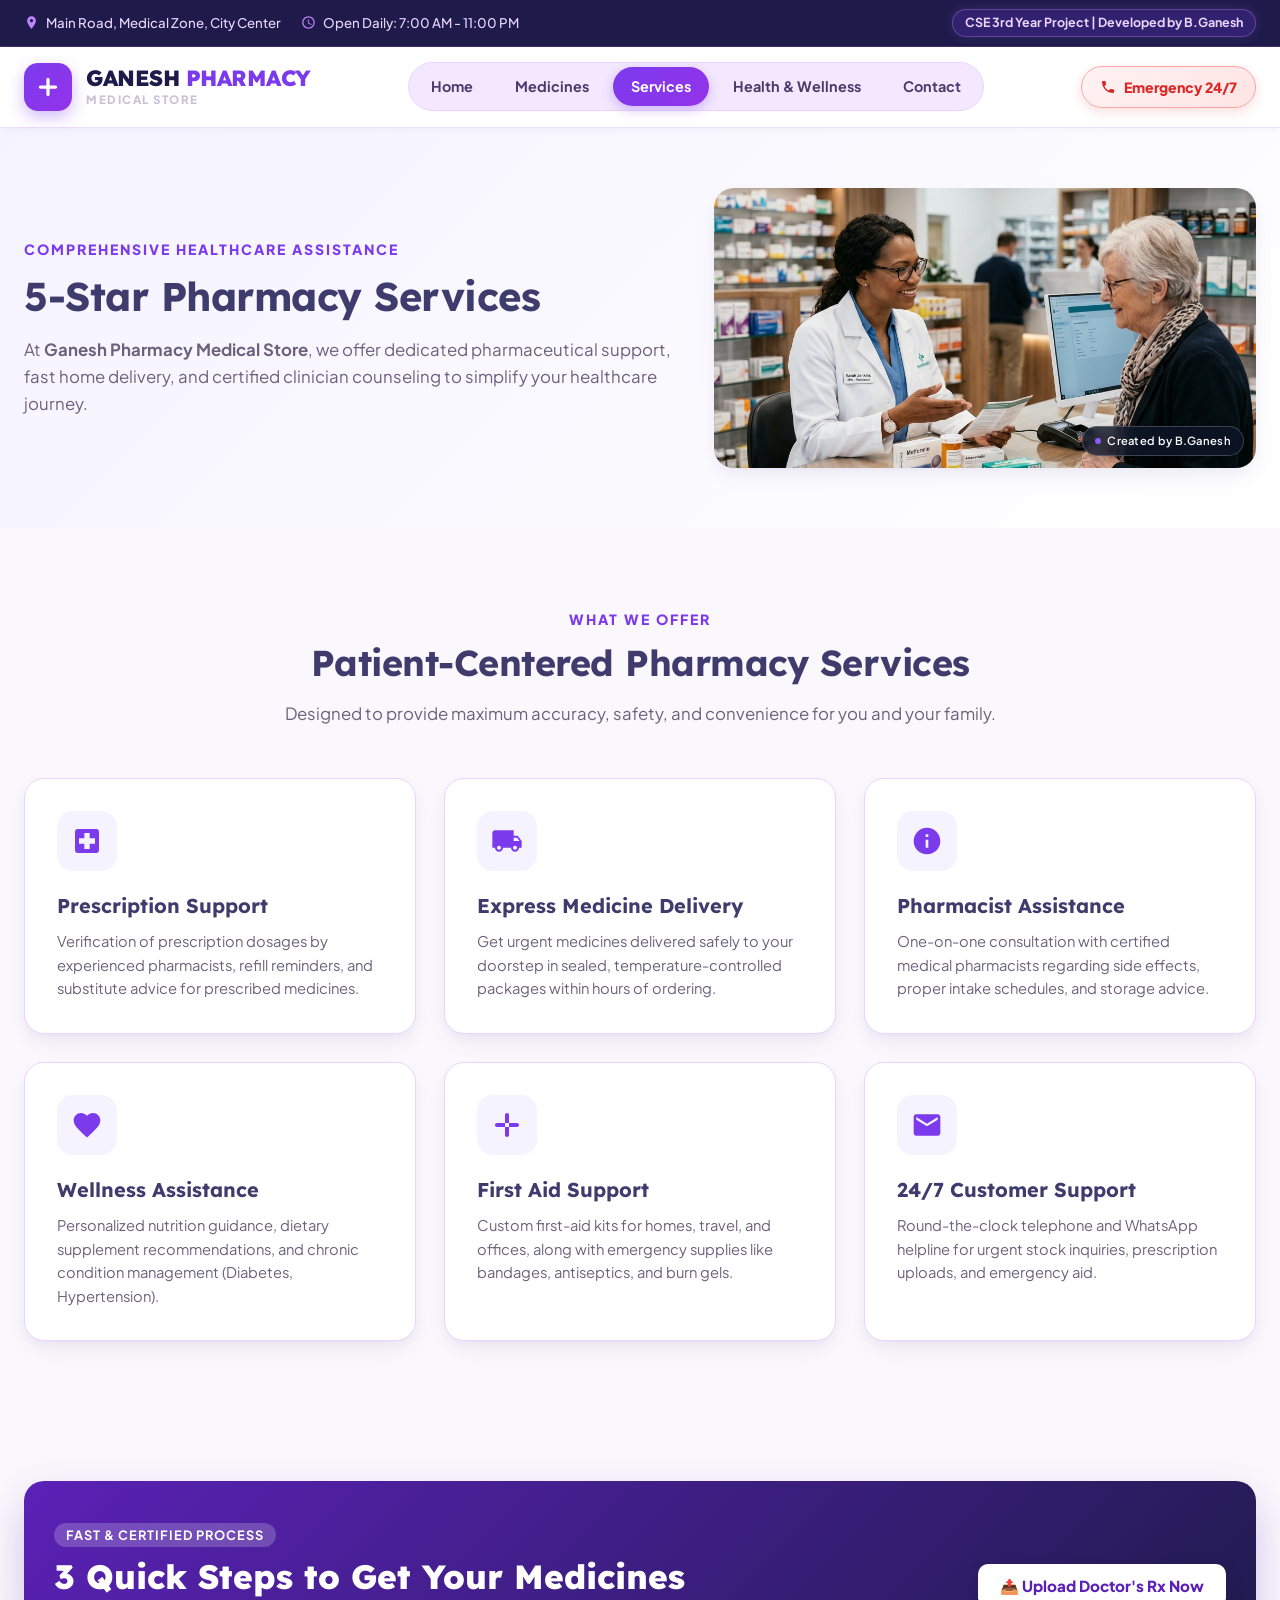
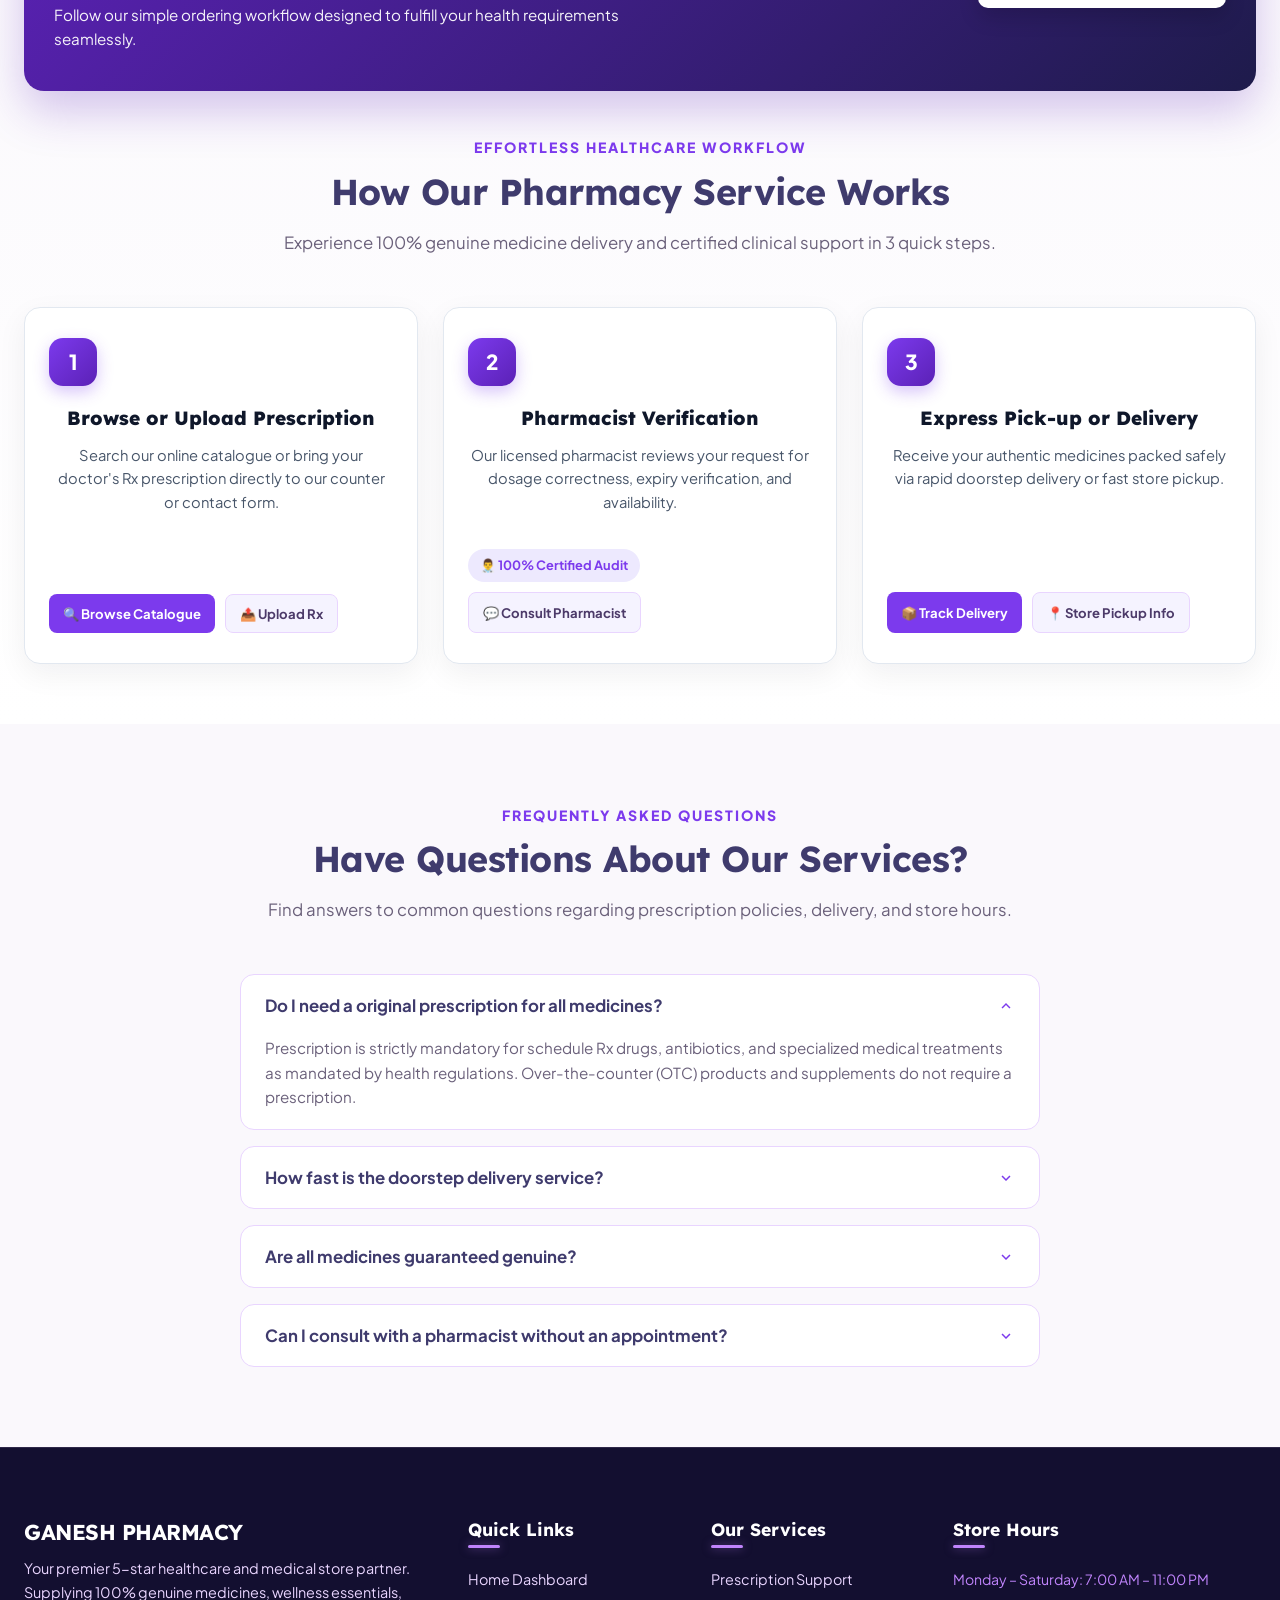
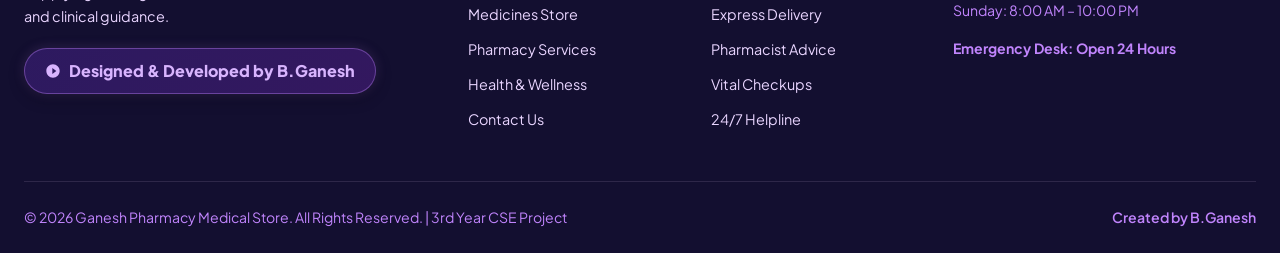
<file: services.html>
<!DOCTYPE html>
<html lang="en">
<head>
  <meta charset="UTF-8">
  <meta name="viewport" content="width=device-width, initial-scale=1.0">
  <title>Services & Care | Ganesh Pharmacy Medical Store</title>
  <meta name="description" content="Explore professional pharmacy services including Rx refills, express delivery, and pharmacist consultations at Ganesh Pharmacy Medical Store. Designed by B.Ganesh.">
  <link rel="stylesheet" href="../css/style.css">
  <style>
    .process-hero {
      background: linear-gradient(135deg, #5B21B6 0%, #1E1B4B 100%);
      color: white;
      padding: 40px 30px;
      border-radius: 20px;
      margin-bottom: 45px;
      box-shadow: 0 20px 45px rgba(91, 33, 182, 0.25);
    }
    
    .timeline-steps {
      display: grid;
      grid-template-columns: repeat(3, 1fr);
      gap: 25px;
      margin-top: 30px;
    }
    
    .step-card {
      background: #ffffff;
      padding: 30px 24px;
      border-radius: 16px;
      border: 1px solid #e2e8f0;
      box-shadow: 0 10px 30px rgba(15, 23, 42, 0.06);
      transition: all 0.3s ease;
      display: flex;
      flex-direction: column;
      justify-content: space-between;
      position: relative;
      overflow: hidden;
    }
    
    .step-card:hover {
      transform: translateY(-6px);
      box-shadow: 0 20px 40px rgba(124, 58, 237, 0.15);
      border-color: #E9D5FF;
    }

    .step-card::before {
      content: "";
      position: absolute;
      top: 0;
      left: 0;
      right: 0;
      height: 4px;
      background: linear-gradient(90deg, #7C3AED, #9333EA);
      opacity: 0;
      transition: opacity 0.3s ease;
    }

    .step-card:hover::before {
      opacity: 1;
    }

    .step-badge {
      width: 48px;
      height: 48px;
      background: linear-gradient(135deg, #7C3AED 0%, #5B21B6 100%);
      color: #ffffff;
      font-size: 1.3rem;
      font-weight: 800;
      border-radius: 14px;
      display: flex;
      align-items: center;
      justify-content: center;
      margin-bottom: 20px;
      box-shadow: 0 6px 16px rgba(124, 58, 237, 0.3);
    }

    .step-card h3 {
      font-size: 1.2rem;
      font-weight: 800;
      color: #0f172a;
      margin-bottom: 12px;
      line-height: 1.35;
    }

    .step-card p {
      font-size: 0.92rem;
      color: #475569;
      line-height: 1.6;
      margin-bottom: 20px;
      flex-grow: 1;
    }

    .step-actions {
      display: flex;
      flex-wrap: wrap;
      gap: 10px;
      margin-top: 15px;
    }

    .step-btn {
      display: inline-flex;
      align-items: center;
      gap: 6px;
      padding: 9px 14px;
      border-radius: 8px;
      font-size: 0.82rem;
      font-weight: 700;
      text-decoration: none;
      transition: all 0.2s ease;
      cursor: pointer;
      border: none;
    }

    .step-btn-primary {
      background: #7C3AED;
      color: #ffffff;
    }
    .step-btn-primary:hover {
      background: #5B21B6;
      color: #ffffff;
    }

    .step-btn-secondary {
      background: #F5F3FF;
      color: #4C3A69;
      border: 1px solid #E9D5FF;
    }
    .step-btn-secondary:hover {
      background: #EDE9FE;
      color: #1E1B4B;
    }

    /* Modal for Upload Rx */
    .rx-modal {
      display: none;
      position: fixed;
      inset: 0;
      background: rgba(15, 23, 42, 0.65);
      z-index: 999;
      align-items: center;
      justify-content: center;
      padding: 20px;
      backdrop-filter: blur(4px);
    }
    .rx-modal.active {
      display: flex;
    }
    .rx-modal-box {
      background: #ffffff;
      width: min(500px, 100%);
      border-radius: 18px;
      padding: 28px;
      box-shadow: 0 25px 50px rgba(0, 0, 0, 0.25);
      position: relative;
    }

    @media (max-width: 900px) {
      .timeline-steps {
        grid-template-columns: 1fr;
      }
    }
  </style>
</head>
<body>

  <!-- Top Bar -->
  <div class="top-bar">
    <div class="container top-bar-content">
      <div class="top-bar-info">
        <div class="top-bar-item">
          <svg viewBox="0 0 24 24"><path d="M12 2C8.13 2 5 5.13 5 9c0 5.25 7 13 7 13s7-7.75 7-13c0-3.87-3.13-7-7-7zm0 9.5c-1.38 0-2.5-1.12-2.5-2.5s1.12-2.5 2.5-2.5 2.5 1.12 2.5 2.5-1.12 2.5-2.5 2.5z"/></svg>
          <span>Main Road, Medical Zone, City Center</span>
        </div>
        <div class="top-bar-item">
          <svg viewBox="0 0 24 24"><path d="M11.99 2C6.47 2 2 6.48 2 12s4.47 10 9.99 10C17.52 22 22 17.52 22 12S17.52 2 11.99 2zM12 20c-4.42 0-8-3.58-8-8s3.58-8 8-8 8 3.58 8 8-3.58 8-8 8zm.5-13H11v6l5.25 3.15.75-1.23-4.5-2.67z"/></svg>
          <span>Open Daily: 7:00 AM - 11:00 PM</span>
        </div>
      </div>
      <div class="top-bar-badge">
        CSE 3rd Year Project | Developed by B.Ganesh
      </div>
    </div>
  </div>

  <!-- Header -->
  <header class="main-header">
    <div class="container header-container">
      <a href="index.html" class="brand-logo">
        <div class="logo-icon">
          <svg viewBox="0 0 24 24"><path d="M19 10.5h-5.5V5c0-.83-.67-1.5-1.5-1.5s-1.5.67-1.5 1.5v5.5H5c-.83 0-1.5.67-1.5 1.5s.67 1.5 1.5 1.5h5.5V19c0 .83.67 1.5 1.5 1.5s1.5-.67 1.5-1.5v-5.5H19c.83 0 1.5-.67 1.5-1.5s-.67-1.5-1.5-1.5z"/></svg>
        </div>
        <div class="brand-text">
          <h1>GANESH <span>PHARMACY</span></h1>
          <p>Medical Store</p>
        </div>
      </a>

      <nav class="nav-menu">
        <a href="index.html" class="nav-link">Home</a>
        <a href="medicines.html" class="nav-link">Medicines</a>
        <a href="services.html" class="nav-link active">Services</a>
        <a href="wellness.html" class="nav-link">Health & Wellness</a>
        <a href="contact.html" class="nav-link">Contact</a>
      </nav>

      <div class="header-actions">
        <a href="tel:+919876543210" class="emergency-btn">
          <svg viewBox="0 0 24 24"><path d="M6.62 10.79c1.44 2.83 3.76 5.14 6.59 6.59l2.2-2.2c.27-.27.67-.36 1.02-.24 1.12.37 2.33.57 3.57.57.55 0 1 .45 1 1V20c0 .55-.45 1-1 1-9.39 0-17-7.61-17-17 0-.55.45-1 1-1h3.5c.55 0 1 .45 1 1 0 1.25.2 2.45.57 3.57.11.35.03.74-.25 1.02l-2.2 2.2z"/></svg>
          <span>Emergency 24/7</span>
        </a>
        <button class="mobile-toggle" id="mobileToggle" aria-label="Toggle Mobile Menu">☰</button>
      </div>
    </div>
  </header>

  <!-- Mobile Navigation Drawer -->
  <div class="drawer-overlay" id="drawerOverlay"></div>
  <div class="mobile-drawer" id="mobileDrawer">
    <div class="drawer-header">
      <div class="brand-text">
        <h1 style="font-size: 1.1rem;">GANESH PHARMACY</h1>
        <p>Medical Store</p>
      </div>
      <button class="drawer-close" id="drawerClose">✕</button>
    </div>
    <div class="drawer-links">
      <a href="index.html" class="drawer-link">Home Dashboard</a>
      <a href="medicines.html" class="drawer-link">Medicines Search</a>
      <a href="services.html" class="drawer-link active">Our Services</a>
      <a href="wellness.html" class="drawer-link">Health & Wellness</a>
      <a href="contact.html" class="drawer-link">Contact Store</a>
    </div>
  </div>

  <!-- Services Overview Hero -->
  <section style="background: linear-gradient(135deg, #F5F3FF 0%, #FFFFFF 100%); padding: 60px 0;">
    <div class="container" style="display: grid; grid-template-columns: 1.2fr 1fr; gap: 40px; align-items: center;">
      <div>
        <span class="section-subtitle" style="text-align: left;">Comprehensive Healthcare Assistance</span>
        <h1 class="section-title" style="text-align: left; font-size: 2.5rem;">5-Star Pharmacy Services</h1>
        <p class="section-desc" style="text-align: left;">
          At <strong>Ganesh Pharmacy Medical Store</strong>, we offer dedicated pharmaceutical support, fast home delivery, and certified clinician counseling to simplify your healthcare journey.
        </p>
      </div>
      <div class="img-watermark-wrapper" style="height: 280px;">
        <img src="../assets/images/pharmacist_consult.png" alt="Pharmacist Consultation Service">
        <div class="watermark-badge">Created by B.Ganesh</div>
      </div>
    </div>
  </section>

  <!-- 6 Services Grid -->
  <section>
    <div class="container">
      <div class="section-header">
        <span class="section-subtitle">What We Offer</span>
        <h2 class="section-title">Patient-Centered Pharmacy Services</h2>
        <p class="section-desc">Designed to provide maximum accuracy, safety, and convenience for you and your family.</p>
      </div>

      <div class="services-grid">
        
        <!-- Service 1 -->
        <div class="service-card">
          <div class="service-icon">
            <svg viewBox="0 0 24 24"><path d="M19 3H5c-1.1 0-1.99.9-1.99 2L3 19c0 1.1.89 2 2 2h14c1.1 0 2-.9 2-2V5c0-1.1-.9-2-2-2zm-1 11h-4v4h-4v-4H6v-4h4V6h4v4h4v4z"/></svg>
          </div>
          <h3 class="service-title">Prescription Support</h3>
          <p class="service-desc">Verification of prescription dosages by experienced pharmacists, refill reminders, and substitute advice for prescribed medicines.</p>
        </div>

        <!-- Service 2 -->
        <div class="service-card">
          <div class="service-icon">
            <svg viewBox="0 0 24 24"><path d="M20 8h-3V4H3c-1.1 0-2 .9-2 2v11h2c0 1.66 1.34 3 3 3s3-1.34 3-3h6c0 1.66 1.34 3 3 3s3-1.34 3-3h2v-5l-3-4zM6 18.5c-.83 0-1.5-.67-1.5-1.5s.67-1.5 1.5-1.5 1.5.67 1.5 1.5-.67 1.5-1.5 1.5zm13.5-9l1.96 2.5H17V9.5h2.5zm-1.5 9c-.83 0-1.5-.67-1.5-1.5s.67-1.5 1.5-1.5 1.5.67 1.5 1.5-.67 1.5-1.5 1.5z"/></svg>
          </div>
          <h3 class="service-title">Express Medicine Delivery</h3>
          <p class="service-desc">Get urgent medicines delivered safely to your doorstep in sealed, temperature-controlled packages within hours of ordering.</p>
        </div>

        <!-- Service 3 -->
        <div class="service-card">
          <div class="service-icon">
            <svg viewBox="0 0 24 24"><path d="M12 2C6.48 2 2 6.48 2 12s4.48 10 10 10 10-4.48 10-10S17.52 2 12 2zm1 15h-2v-6h2v6zm0-8h-2V7h2v2z"/></svg>
          </div>
          <h3 class="service-title">Pharmacist Assistance</h3>
          <p class="service-desc">One-on-one consultation with certified medical pharmacists regarding side effects, proper intake schedules, and storage advice.</p>
        </div>

        <!-- Service 4 -->
        <div class="service-card">
          <div class="service-icon">
            <svg viewBox="0 0 24 24"><path d="M12 21.35l-1.45-1.32C5.4 15.36 2 12.28 2 8.5 2 5.42 4.42 3 7.5 3c1.74 0 3.41.81 4.5 2.09C13.09 3.81 14.76 3 16.5 3 19.58 3 22 5.42 22 8.5c0 3.78-3.4 6.86-8.55 11.54L12 21.35z"/></svg>
          </div>
          <h3 class="service-title">Wellness Assistance</h3>
          <p class="service-desc">Personalized nutrition guidance, dietary supplement recommendations, and chronic condition management (Diabetes, Hypertension).</p>
        </div>

        <!-- Service 5 -->
        <div class="service-card">
          <div class="service-icon">
            <svg viewBox="0 0 24 24"><path d="M4.5 10.5C3.67 10.5 3 11.17 3 12s.67 1.5 1.5 1.5h15c.83 0 1.5-.67 1.5-1.5s-.67-1.5-1.5-1.5h-15zM10.5 4.5C10.5 3.67 11.17 3 12 3s1.5.67 1.5 1.5v15c0 .83-.67 1.5-1.5 1.5s-1.5-.67-1.5-1.5v-15z"/></svg>
          </div>
          <h3 class="service-title">First Aid Support</h3>
          <p class="service-desc">Custom first-aid kits for homes, travel, and offices, along with emergency supplies like bandages, antiseptics, and burn gels.</p>
        </div>

        <!-- Service 6 -->
        <div class="service-card">
          <div class="service-icon">
            <svg viewBox="0 0 24 24"><path d="M20 4H4c-1.1 0-1.99.9-1.99 2L2 18c0 1.1.9 2 2 2h16c1.1 0 2-.9 2-2V6c0-1.1-.9-2-2-2zm0 4l-8 5-8-5V6l8 5 8-5v2z"/></svg>
          </div>
          <h3 class="service-title">24/7 Customer Support</h3>
          <p class="service-desc">Round-the-clock telephone and WhatsApp helpline for urgent stock inquiries, prescription uploads, and emergency aid.</p>
        </div>

      </div>
    </div>
  </section>

  <!-- Step-by-Step Interactive Workflow -->
  <section style="background: linear-gradient(180deg, #FAF8FC 0%, #FFFFFF 100%); padding: 60px 0;">
    <div class="container">
      <div class="process-hero">
        <div style="display: flex; justify-content: space-between; align-items: center; flex-wrap: wrap; gap: 20px;">
          <div>
            <span style="background: rgba(255,255,255,0.2); padding: 4px 12px; border-radius: 20px; font-size: 0.8rem; font-weight: 700; text-transform: uppercase; letter-spacing: 1px;">Fast & Certified Process</span>
            <h2 style="font-size: 2.1rem; font-weight: 800; margin-top: 8px; color: white;">3 Quick Steps to Get Your Medicines</h2>
            <p style="margin-top: 6px; font-size: 0.95rem; opacity: 0.95; max-width: 600px;">
              Follow our simple ordering workflow designed to fulfill your health requirements seamlessly.
            </p>
          </div>
          <div>
            <button onclick="openRxModal()" class="step-btn" style="background: #FFFFFF; color: #5B21B6; font-size: 0.95rem; padding: 12px 22px; border-radius: 10px; font-weight: 800; box-shadow: 0 10px 20px rgba(0,0,0,0.15); cursor: pointer;">
              📤 Upload Doctor's Rx Now
            </button>
          </div>
        </div>
      </div>

      <div class="section-header">
        <span class="section-subtitle">Effortless Healthcare Workflow</span>
        <h2 class="section-title">How Our Pharmacy Service Works</h2>
        <p class="section-desc">Experience 100% genuine medicine delivery and certified clinical support in 3 quick steps.</p>
      </div>

      <div class="timeline-steps">
        
        <!-- Step 1 -->
        <div class="step-card">
          <div>
            <div class="step-badge">1</div>
            <h3>Browse or Upload Prescription</h3>
            <p>Search our online catalogue or bring your doctor's Rx prescription directly to our counter or contact form.</p>
          </div>
          <div class="step-actions">
            <a href="medicines.html" class="step-btn step-btn-primary">
              🔍 Browse Catalogue
            </a>
            <button onclick="openRxModal()" class="step-btn step-btn-secondary">
              📤 Upload Rx
            </button>
          </div>
        </div>

        <!-- Step 2 -->
        <div class="step-card">
          <div>
            <div class="step-badge">2</div>
            <h3>Pharmacist Verification</h3>
            <p>Our licensed pharmacist reviews your request for dosage correctness, expiry verification, and availability.</p>
          </div>
          <div class="step-actions">
            <span style="font-size: 0.8rem; font-weight: 700; color: #7C3AED; background: #EDE9FE; padding: 6px 12px; border-radius: 20px; display: inline-flex; align-items: center; gap: 4px;">
              👨‍⚕️ 100% Certified Audit
            </span>
            <a href="contact.html" class="step-btn step-btn-secondary">
              💬 Consult Pharmacist
            </a>
          </div>
        </div>

        <!-- Step 3 -->
        <div class="step-card">
          <div>
            <div class="step-badge">3</div>
            <h3>Express Pick-up or Delivery</h3>
            <p>Receive your authentic medicines packed safely via rapid doorstep delivery or fast store pickup.</p>
          </div>
          <div class="step-actions">
            <a href="medicines.html#orderStatusPanel" class="step-btn step-btn-primary">
              📦 Track Delivery
            </a>
            <a href="contact.html" class="step-btn step-btn-secondary">
              📍 Store Pickup Info
            </a>
          </div>
        </div>

      </div>

    </div>
  </section>

  <!-- Interactive FAQ Accordion -->
  <section>
    <div class="container">
      <div class="section-header">
        <span class="section-subtitle">Frequently Asked Questions</span>
        <h2 class="section-title">Have Questions About Our Services?</h2>
        <p class="section-desc">Find answers to common questions regarding prescription policies, delivery, and store hours.</p>
      </div>

      <div class="faq-container">
        
        <div class="faq-item active">
          <button class="faq-question">
            <span>Do I need a original prescription for all medicines?</span>
            <svg viewBox="0 0 24 24"><path d="M7.41 8.59L12 13.17l4.59-4.58L18 10l-6 6-6-6 1.41-1.41z"/></svg>
          </button>
          <div class="faq-answer">
            Prescription is strictly mandatory for schedule Rx drugs, antibiotics, and specialized medical treatments as mandated by health regulations. Over-the-counter (OTC) products and supplements do not require a prescription.
          </div>
        </div>

        <div class="faq-item">
          <button class="faq-question">
            <span>How fast is the doorstep delivery service?</span>
            <svg viewBox="0 0 24 24"><path d="M7.41 8.59L12 13.17l4.59-4.58L18 10l-6 6-6-6 1.41-1.41z"/></svg>
          </button>
          <div class="faq-answer">
            For local orders within city limits, our express delivery team fulfills orders within 2 to 4 hours. Emergency deliveries are given top priority.
          </div>
        </div>

        <div class="faq-item">
          <button class="faq-question">
            <span>Are all medicines guaranteed genuine?</span>
            <svg viewBox="0 0 24 24"><path d="M7.41 8.59L12 13.17l4.59-4.58L18 10l-6 6-6-6 1.41-1.41z"/></svg>
          </button>
          <div class="faq-answer">
            Yes, 100%. Ganesh Pharmacy Medical Store sources directly from certified pharmaceutical distributors and authorized manufacturers with strict temperature monitoring and lot tracking.
          </div>
        </div>

        <div class="faq-item">
          <button class="faq-question">
            <span>Can I consult with a pharmacist without an appointment?</span>
            <svg viewBox="0 0 24 24"><path d="M7.41 8.59L12 13.17l4.59-4.58L18 10l-6 6-6-6 1.41-1.41z"/></svg>
          </button>
          <div class="faq-answer">
            Yes! Walk in during store opening hours (7:00 AM – 11:00 PM) or call our helpline to speak with our on-duty certified pharmacist directly.
          </div>
        </div>

      </div>
    </div>
  </section>

  <!-- Footer -->
  <footer class="main-footer">
    <div class="container">
      <div class="footer-grid">
        <div class="footer-brand">
          <h2>GANESH PHARMACY</h2>
          <p>Your premier 5-star healthcare and medical store partner. Supplying 100% genuine medicines, wellness essentials, and clinical guidance.</p>
          <div class="developer-credit-badge">
            <svg viewBox="0 0 24 24"><path d="M12 2C6.48 2 2 6.48 2 12s4.48 10 10 10 10-4.48 10-10S17.52 2 12 2zm-1 14.5v-9l6 4.5-6 4.5z"/></svg>
            Designed & Developed by B.Ganesh
          </div>
        </div>

        <div class="footer-col">
          <h3>Quick Links</h3>
          <div class="footer-links">
            <a href="index.html">Home Dashboard</a>
            <a href="medicines.html">Medicines Store</a>
            <a href="services.html">Pharmacy Services</a>
            <a href="wellness.html">Health & Wellness</a>
            <a href="contact.html">Contact Us</a>
          </div>
        </div>

        <div class="footer-col">
          <h3>Our Services</h3>
          <div class="footer-links">
            <a href="services.html">Prescription Support</a>
            <a href="services.html">Express Delivery</a>
            <a href="services.html">Pharmacist Advice</a>
            <a href="services.html">Vital Checkups</a>
            <a href="services.html">24/7 Helpline</a>
          </div>
        </div>

        <div class="footer-col">
          <h3>Store Hours</h3>
          <p style="font-size: 0.88rem; margin-bottom: 8px;">Monday – Saturday: 7:00 AM – 11:00 PM</p>
          <p style="font-size: 0.88rem; margin-bottom: 16px;">Sunday: 8:00 AM – 10:00 PM</p>
          <p style="font-size: 0.88rem; color: #C084FC; font-weight: 700;">Emergency Desk: Open 24 Hours</p>
        </div>
      </div>

      <div class="footer-bottom">
        <p>© 2026 Ganesh Pharmacy Medical Store. All Rights Reserved. | 3rd Year CSE Project</p>
        <p style="color: #C084FC; font-weight: 600;">Created by B.Ganesh</p>
      </div>
    </div>
  </footer>

  <!-- Prescription Upload Modal -->
  <div class="rx-modal" id="rxModal">
    <div class="rx-modal-box">
      <div style="display: flex; justify-content: space-between; align-items: center; border-bottom: 1px solid #e2e8f0; padding-bottom: 14px; margin-bottom: 18px;">
        <h3 style="font-size: 1.15rem; font-weight: 800; color: #0f172a; margin: 0;">📤 Upload Doctor's Prescription (Rx)</h3>
        <button onclick="closeRxModal()" style="border: none; background: #f1f5f9; width: 30px; height: 30px; border-radius: 50%; cursor: pointer; font-weight: 700; color: #64748b;">✕</button>
      </div>

      <form id="rxUploadForm" onsubmit="handleRxSubmit(event)">
        <div style="margin-bottom: 14px;">
          <label style="display: block; font-size: 0.85rem; font-weight: 700; color: #334155; margin-bottom: 6px;">Patient Full Name</label>
          <input type="text" id="rxPatientName" required placeholder="e.g. Ramesh Sharma" style="width: 100%; padding: 10px 12px; border: 1px solid #cbd5e1; border-radius: 8px; font-size: 0.9rem;">
        </div>

        <div style="margin-bottom: 14px;">
          <label style="display: block; font-size: 0.85rem; font-weight: 700; color: #334155; margin-bottom: 6px;">Contact Phone Number</label>
          <input type="tel" id="rxPatientPhone" required placeholder="e.g. 98765 43210" style="width: 100%; padding: 10px 12px; border: 1px solid #cbd5e1; border-radius: 8px; font-size: 0.9rem;">
        </div>

        <div style="margin-bottom: 18px;">
          <label style="display: block; font-size: 0.85rem; font-weight: 700; color: #334155; margin-bottom: 6px;">Upload Doctor Prescription File / Photo</label>
          <div style="border: 2px dashed #7C3AED; background: #F5F3FF; border-radius: 12px; padding: 20px; text-align: center; cursor: pointer;" onclick="document.getElementById('rxFileInput').click()">
            <div style="font-size: 1.8rem; margin-bottom: 6px;">📑</div>
            <div style="font-size: 0.88rem; font-weight: 700; color: #5B21B6;" id="rxFileText">Click to Choose Prescription File (JPG, PNG, PDF)</div>
            <div style="font-size: 0.78rem; color: #64748b; margin-top: 4px;">Max file size: 10MB</div>
            <input type="file" id="rxFileInput" accept="image/*,.pdf" style="display: none;" onchange="updateFileName(this)">
          </div>
        </div>

        <button type="submit" style="width: 100%; padding: 12px; background: #7C3AED; color: white; border: none; border-radius: 10px; font-size: 0.95rem; font-weight: 800; cursor: pointer; transition: background 0.2s;">
          🚀 Submit Prescription to Pharmacist
        </button>
      </form>
    </div>
  </div>

  <script src="../js/script.js"></script>
  <script>
    function openRxModal() {
      document.getElementById('rxModal').classList.add('active');
    }
    function closeRxModal() {
      document.getElementById('rxModal').classList.remove('active');
    }
    function updateFileName(input) {
      if (input.files && input.files[0]) {
        document.getElementById('rxFileText').textContent = "Selected: " + input.files[0].name;
      }
    }
    function handleRxSubmit(e) {
      e.preventDefault();
      const name = document.getElementById('rxPatientName').value.trim();
      const phone = document.getElementById('rxPatientPhone').value.trim();
      if (!name || !phone) return alert('Please enter patient name and contact phone.');

      alert(`Thank you ${name}! Your doctor's prescription has been successfully submitted to Ganesh Pharmacy. Our on-duty licensed pharmacist will review your Rx and contact you at ${phone} within 15 minutes.`);
      closeRxModal();
      document.getElementById('rxUploadForm').reset();
      document.getElementById('rxFileText').textContent = "Click to Choose Prescription File (JPG, PNG, PDF)";
    }
  </script>
</body>
</html>
</file>
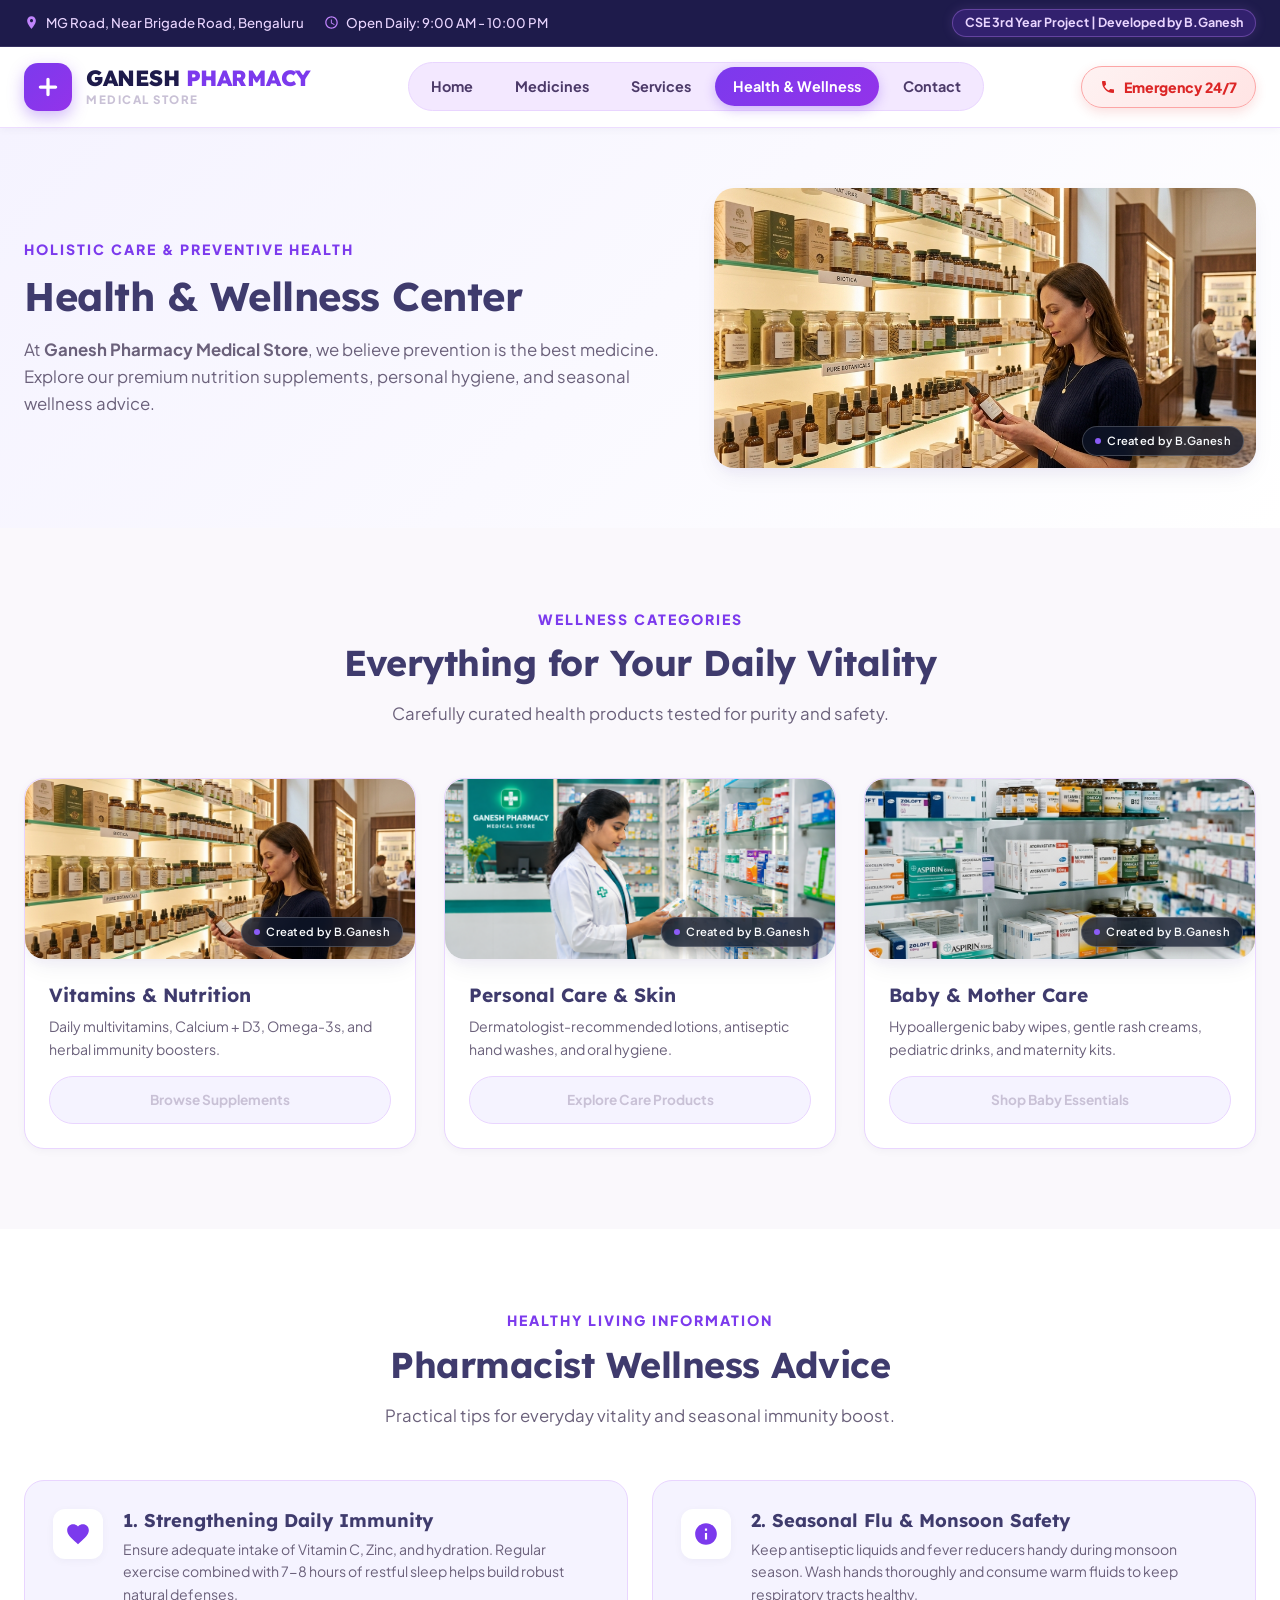
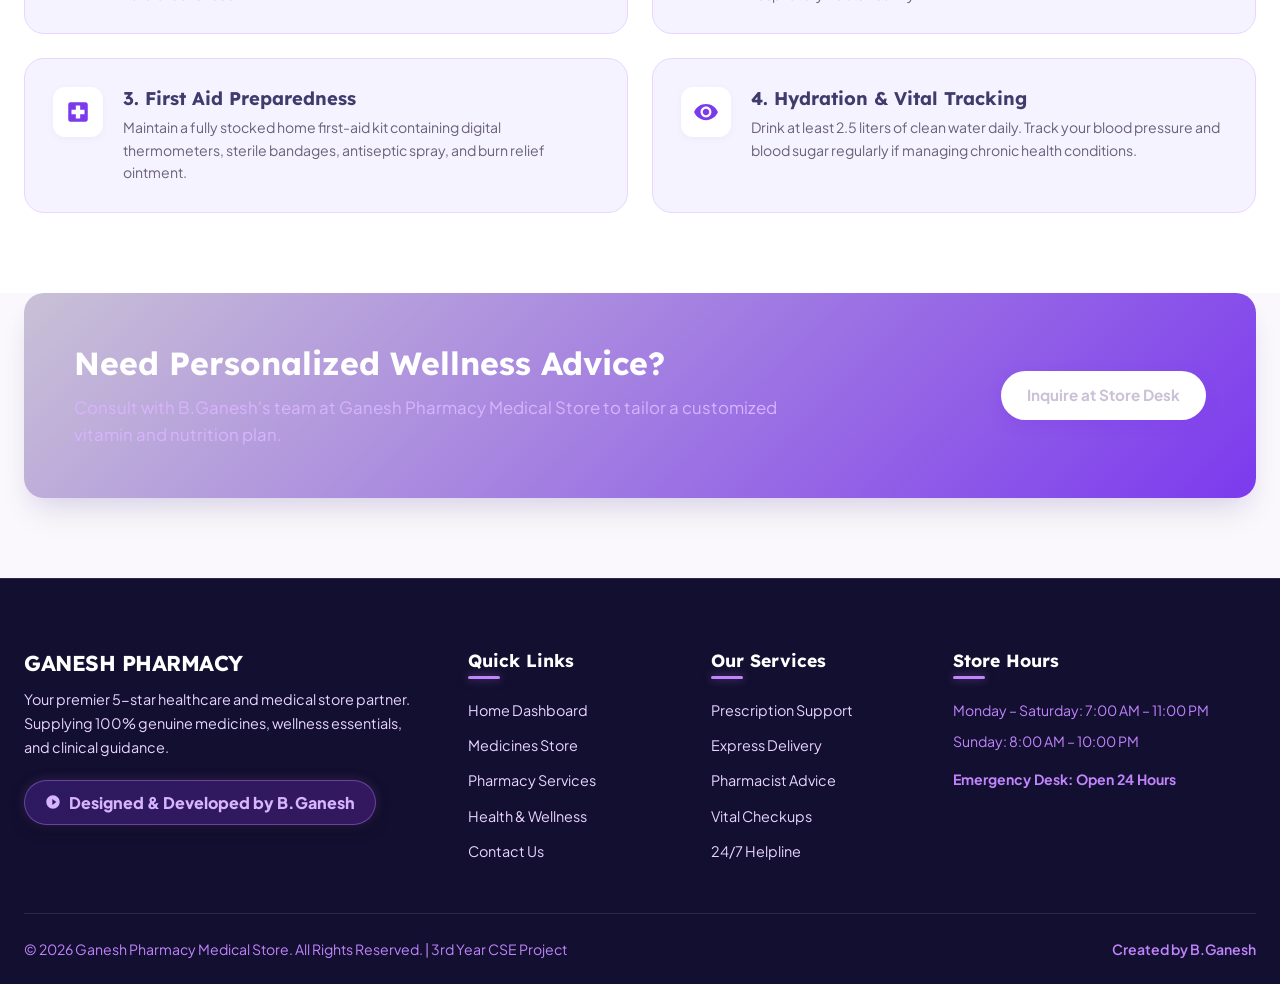
<file: wellness.html>
<!DOCTYPE html>
<html lang="en">
<head>
  <meta charset="UTF-8">
  <meta name="viewport" content="width=device-width, initial-scale=1.0">
  <title>Health & Wellness | Ganesh Pharmacy Medical Store</title>
  <meta name="description" content="Discover preventive healthcare, organic vitamins, personal care, baby essentials, and seasonal wellness guides at Ganesh Pharmacy Medical Store. Designed by B.Ganesh.">
  <link rel="stylesheet" href="../css/style.css">
</head>
<body>

  <!-- Top Bar -->
  <div class="top-bar">
    <div class="container top-bar-content">
      <div class="top-bar-info">
        <div class="top-bar-item">
          <svg viewBox="0 0 24 24"><path d="M12 2C8.13 2 5 5.13 5 9c0 5.25 7 13 7 13s7-7.75 7-13c0-3.87-3.13-7-7-7zm0 9.5c-1.38 0-2.5-1.12-2.5-2.5s1.12-2.5 2.5-2.5 2.5 1.12 2.5 2.5-1.12 2.5-2.5 2.5z"/></svg>
          <span>MG Road, Near Brigade Road, Bengaluru</span>
        </div>
        <div class="top-bar-item">
          <svg viewBox="0 0 24 24"><path d="M11.99 2C6.47 2 2 6.48 2 12s4.47 10 9.99 10C17.52 22 22 17.52 22 12S17.52 2 11.99 2zM12 20c-4.42 0-8-3.58-8-8s3.58-8 8-8 8 3.58 8 8-3.58 8-8 8zm.5-13H11v6l5.25 3.15.75-1.23-4.5-2.67z"/></svg>
          <span>Open Daily: 9:00 AM - 10:00 PM</span>
        </div>
      </div>
      <div class="top-bar-badge">
        CSE 3rd Year Project | Developed by B.Ganesh
      </div>
    </div>
  </div>

  <!-- Header -->
  <header class="main-header">
    <div class="container header-container">
      <a href="index.html" class="brand-logo">
        <div class="logo-icon">
          <svg viewBox="0 0 24 24"><path d="M19 10.5h-5.5V5c0-.83-.67-1.5-1.5-1.5s-1.5.67-1.5 1.5v5.5H5c-.83 0-1.5.67-1.5 1.5s.67 1.5 1.5 1.5h5.5V19c0 .83.67 1.5 1.5 1.5s1.5-.67 1.5-1.5v-5.5H19c.83 0 1.5-.67 1.5-1.5s-.67-1.5-1.5-1.5z"/></svg>
        </div>
        <div class="brand-text">
          <h1>GANESH <span>PHARMACY</span></h1>
          <p>Medical Store</p>
        </div>
      </a>

      <nav class="nav-menu">
        <a href="index.html" class="nav-link">Home</a>
        <a href="medicines.html" class="nav-link">Medicines</a>
        <a href="services.html" class="nav-link">Services</a>
        <a href="wellness.html" class="nav-link active">Health & Wellness</a>
        <a href="contact.html" class="nav-link">Contact</a>
      </nav>

      <div class="header-actions">
        <a href="tel:+919876543210" class="emergency-btn">
          <svg viewBox="0 0 24 24"><path d="M6.62 10.79c1.44 2.83 3.76 5.14 6.59 6.59l2.2-2.2c.27-.27.67-.36 1.02-.24 1.12.37 2.33.57 3.57.57.55 0 1 .45 1 1V20c0 .55-.45 1-1 1-9.39 0-17-7.61-17-17 0-.55.45-1 1-1h3.5c.55 0 1 .45 1 1 0 1.25.2 2.45.57 3.57.11.35.03.74-.25 1.02l-2.2 2.2z"/></svg>
          <span>Emergency 24/7</span>
        </a>
        <button class="mobile-toggle" id="mobileToggle" aria-label="Toggle Mobile Menu">☰</button>
      </div>
    </div>
  </header>

  <!-- Mobile Navigation Drawer -->
  <div class="drawer-overlay" id="drawerOverlay"></div>
  <div class="mobile-drawer" id="mobileDrawer">
    <div class="drawer-header">
      <div class="brand-text">
        <h1 style="font-size: 1.1rem;">GANESH PHARMACY</h1>
        <p>Medical Store</p>
      </div>
      <button class="drawer-close" id="drawerClose">✕</button>
    </div>
    <div class="drawer-links">
      <a href="index.html" class="drawer-link">Home Dashboard</a>
      <a href="medicines.html" class="drawer-link">Medicines Search</a>
      <a href="services.html" class="drawer-link">Our Services</a>
      <a href="wellness.html" class="drawer-link active">Health & Wellness</a>
      <a href="contact.html" class="drawer-link">Contact Store</a>
    </div>
  </div>

  <!-- Wellness Hero Section -->
  <section style="background: linear-gradient(135deg, #F5F3FF 0%, #FFFFFF 100%); padding: 60px 0;">
    <div class="container" style="display: grid; grid-template-columns: 1.2fr 1fr; gap: 40px; align-items: center;">
      <div>
        <span class="section-subtitle" style="text-align: left;">Holistic Care & Preventive Health</span>
        <h1 class="section-title" style="text-align: left; font-size: 2.5rem;">Health & Wellness Center</h1>
        <p class="section-desc" style="text-align: left;">
          At <strong>Ganesh Pharmacy Medical Store</strong>, we believe prevention is the best medicine. Explore our premium nutrition supplements, personal hygiene, and seasonal wellness advice.
        </p>
      </div>
      <div class="img-watermark-wrapper" style="height: 280px;">
        <img src="../assets/images/wellness_display.png" alt="Wellness Products Display">
        <div class="watermark-badge">Created by B.Ganesh</div>
      </div>
    </div>
  </section>

  <!-- Wellness Categories Showcase -->
  <section>
    <div class="container">
      <div class="section-header">
        <span class="section-subtitle">Wellness Categories</span>
        <h2 class="section-title">Everything for Your Daily Vitality</h2>
        <p class="section-desc">Carefully curated health products tested for purity and safety.</p>
      </div>

      <div class="wellness-grid">
        
        <!-- Category 1 -->
        <div class="wellness-card">
          <div class="img-watermark-wrapper" style="height: 180px;">
            <img src="../assets/images/wellness_display.png" alt="Vitamins & Nutrition">
            <div class="watermark-badge">Created by B.Ganesh</div>
          </div>
          <div class="wellness-card-body">
            <h3 style="font-size: 1.2rem; margin-bottom: 8px;">Vitamins & Nutrition</h3>
            <p style="font-size: 0.88rem; color: var(--text-muted); margin-bottom: 16px;">Daily multivitamins, Calcium + D3, Omega-3s, and herbal immunity boosters.</p>
            <a href="medicines.html" class="btn btn-secondary" style="width: 100%; font-size: 0.85rem;">Browse Supplements</a>
          </div>
        </div>

        <!-- Category 2 -->
        <div class="wellness-card">
          <div class="img-watermark-wrapper" style="height: 180px;">
            <img src="../assets/images/pharmacist_organizing.png" alt="Personal Care">
            <div class="watermark-badge">Created by B.Ganesh</div>
          </div>
          <div class="wellness-card-body">
            <h3 style="font-size: 1.2rem; margin-bottom: 8px;">Personal Care & Skin</h3>
            <p style="font-size: 0.88rem; color: var(--text-muted); margin-bottom: 16px;">Dermatologist-recommended lotions, antiseptic hand washes, and oral hygiene.</p>
            <a href="medicines.html" class="btn btn-secondary" style="width: 100%; font-size: 0.85rem;">Explore Care Products</a>
          </div>
        </div>

        <!-- Category 3 -->
        <div class="wellness-card">
          <div class="img-watermark-wrapper" style="height: 180px;">
            <img src="../assets/images/medicine_shelves.png" alt="Baby & Mother Care">
            <div class="watermark-badge">Created by B.Ganesh</div>
          </div>
          <div class="wellness-card-body">
            <h3 style="font-size: 1.2rem; margin-bottom: 8px;">Baby & Mother Care</h3>
            <p style="font-size: 0.88rem; color: var(--text-muted); margin-bottom: 16px;">Hypoallergenic baby wipes, gentle rash creams, pediatric drinks, and maternity kits.</p>
            <a href="medicines.html" class="btn btn-secondary" style="width: 100%; font-size: 0.85rem;">Shop Baby Essentials</a>
          </div>
        </div>

      </div>
    </div>
  </section>

  <!-- Healthy Living Tips Section -->
  <section style="background: #ffffff;">
    <div class="container">
      <div class="section-header">
        <span class="section-subtitle">Healthy Living Information</span>
        <h2 class="section-title">Pharmacist Wellness Advice</h2>
        <p class="section-desc">Practical tips for everyday vitality and seasonal immunity boost.</p>
      </div>

      <div class="wellness-tips-grid">
        
        <div class="tip-card">
          <div class="tip-icon">
            <svg viewBox="0 0 24 24"><path d="M12 21.35l-1.45-1.32C5.4 15.36 2 12.28 2 8.5 2 5.42 4.42 3 7.5 3c1.74 0 3.41.81 4.5 2.09C13.09 3.81 14.76 3 16.5 3 19.58 3 22 5.42 22 8.5c0 3.78-3.4 6.86-8.55 11.54L12 21.35z"/></svg>
          </div>
          <div>
            <h3 style="font-size: 1.15rem; margin-bottom: 6px;">1. Strengthening Daily Immunity</h3>
            <p style="font-size: 0.88rem; color: var(--text-muted);">Ensure adequate intake of Vitamin C, Zinc, and hydration. Regular exercise combined with 7-8 hours of restful sleep helps build robust natural defenses.</p>
          </div>
        </div>

        <div class="tip-card">
          <div class="tip-icon">
            <svg viewBox="0 0 24 24"><path d="M12 2C6.48 2 2 6.48 2 12s4.48 10 10 10 10-4.48 10-10S17.52 2 12 2zm1 15h-2v-6h2v6zm0-8h-2V7h2v2z"/></svg>
          </div>
          <div>
            <h3 style="font-size: 1.15rem; margin-bottom: 6px;">2. Seasonal Flu & Monsoon Safety</h3>
            <p style="font-size: 0.88rem; color: var(--text-muted);">Keep antiseptic liquids and fever reducers handy during monsoon season. Wash hands thoroughly and consume warm fluids to keep respiratory tracts healthy.</p>
          </div>
        </div>

        <div class="tip-card">
          <div class="tip-icon">
            <svg viewBox="0 0 24 24"><path d="M19 3H5c-1.1 0-1.99.9-1.99 2L3 19c0 1.1.89 2 2 2h14c1.1 0 2-.9 2-2V5c0-1.1-.9-2-2-2zm-1 11h-4v4h-4v-4H6v-4h4V6h4v4h4v4z"/></svg>
          </div>
          <div>
            <h3 style="font-size: 1.15rem; margin-bottom: 6px;">3. First Aid Preparedness</h3>
            <p style="font-size: 0.88rem; color: var(--text-muted);">Maintain a fully stocked home first-aid kit containing digital thermometers, sterile bandages, antiseptic spray, and burn relief ointment.</p>
          </div>
        </div>

        <div class="tip-card">
          <div class="tip-icon">
            <svg viewBox="0 0 24 24"><path d="M12 4.5C7 4.5 2.73 7.61 1 12c1.73 4.39 6 7.5 11 7.5s9.27-3.11 11-7.5c-1.73-4.39-6-7.5-11-7.5zM12 17c-2.76 0-5-2.24-5-5s2.24-5 5-5 5 2.24 5 5-2.24 5-5 5zm0-8c-1.66 0-3 1.34-3 3s1.34 3 3 3 3-1.34 3-3-1.34-3-3-3z"/></svg>
          </div>
          <div>
            <h3 style="font-size: 1.15rem; margin-bottom: 6px;">4. Hydration & Vital Tracking</h3>
            <p style="font-size: 0.88rem; color: var(--text-muted);">Drink at least 2.5 liters of clean water daily. Track your blood pressure and blood sugar regularly if managing chronic health conditions.</p>
          </div>
        </div>

      </div>
    </div>
  </section>

  <!-- Seasonal Health Advisory Banner -->
  <section style="padding-top: 0;">
    <div class="container">
      <div class="banner-cta" style="background: linear-gradient(135deg, var(--primary-teal-dark) 0%, var(--primary-teal) 100%);">
        <div>
          <h2>Need Personalized Wellness Advice?</h2>
          <p>Consult with B.Ganesh's team at Ganesh Pharmacy Medical Store to tailor a customized vitamin and nutrition plan.</p>
        </div>
        <div style="text-align: right;">
          <a href="contact.html" class="btn btn-primary" style="background: #ffffff; color: var(--primary-teal-dark);">Inquire at Store Desk</a>
        </div>
      </div>
    </div>
  </section>

  <!-- Footer -->
  <footer class="main-footer">
    <div class="container">
      <div class="footer-grid">
        <div class="footer-brand">
          <h2>GANESH PHARMACY</h2>
          <p>Your premier 5-star healthcare and medical store partner. Supplying 100% genuine medicines, wellness essentials, and clinical guidance.</p>
          <div class="developer-credit-badge">
            <svg viewBox="0 0 24 24"><path d="M12 2C6.48 2 2 6.48 2 12s4.48 10 10 10 10-4.48 10-10S17.52 2 12 2zm-1 14.5v-9l6 4.5-6 4.5z"/></svg>
            Designed & Developed by B.Ganesh
          </div>
        </div>

        <div class="footer-col">
          <h3>Quick Links</h3>
          <div class="footer-links">
            <a href="index.html">Home Dashboard</a>
            <a href="medicines.html">Medicines Store</a>
            <a href="services.html">Pharmacy Services</a>
            <a href="wellness.html">Health & Wellness</a>
            <a href="contact.html">Contact Us</a>
          </div>
        </div>

        <div class="footer-col">
          <h3>Our Services</h3>
          <div class="footer-links">
            <a href="services.html">Prescription Support</a>
            <a href="services.html">Express Delivery</a>
            <a href="services.html">Pharmacist Advice</a>
            <a href="services.html">Vital Checkups</a>
            <a href="services.html">24/7 Helpline</a>
          </div>
        </div>

        <div class="footer-col">
          <h3>Store Hours</h3>
          <p style="font-size: 0.88rem; margin-bottom: 8px;">Monday – Saturday: 7:00 AM – 11:00 PM</p>
          <p style="font-size: 0.88rem; margin-bottom: 16px;">Sunday: 8:00 AM – 10:00 PM</p>
          <p style="font-size: 0.88rem; color: #C084FC; font-weight: 700;">Emergency Desk: Open 24 Hours</p>
        </div>
      </div>

      <div class="footer-bottom">
        <p>© 2026 Ganesh Pharmacy Medical Store. All Rights Reserved. | 3rd Year CSE Project</p>
        <p style="color: #C084FC; font-weight: 600;">Created by B.Ganesh</p>
      </div>
    </div>
  </footer>

  <script src="../js/script.js"></script>
</body>
</html>
</file>
<file: css/style.css>
/* ==========================================================================
   GANESH PHARMACY MEDICAL STORE - PROFESSIONAL LUXURY DESIGN SYSTEM
   Developer: B.Ganesh (3rd Year CSE Project)
   Palette: Rich Purple (#7C3AED), Deep Royal Purple (#5B21B6), Accent Lavender (#9333EA), Soft Lavender (#F5F3FF), Midnight Indigo (#1E1B4B)
   ========================================================================== */

@import url('https://fonts.googleapis.com/css2?family=Lexend:wght@400;500;600;700;800&family=Plus+Jakarta+Sans:wght@400;500;600;700;800&display=swap');

:root {
  /* Color Palette - Premium Purple & Lavender */
  --primary-teal: #7C3AED;
  --primary-teal-dark: #c9c1d6;
  --primary-teal-light: #8B5CF6;
  --accent-cyan: #9333EA;
  --accent-mint: #E9D5FF;
  --soft-mint-bg: #F5F3FF;
  --dark-navy: #3f3b6d;
  --slate-dark: #1E1E2E;
  --text-muted: #6B617B;
  --bg-light: #FAF8FC;
  --card-bg: #FFFFFF;

  --border-color: #E9D5FF;
  --border-focus: #7C3AED;
  
  /* Status Colors */
  --success: #10B981;
  --warning: #F59E0B;
  --danger: #EF4444;
  --rx-badge: #D97706;

  /* Premium Multi-Layer Shadows & Glows */
  --shadow-sm: 0 2px 8px rgba(30, 27, 75, 0.04);
  --shadow-md: 0 10px 25px -5px rgba(30, 27, 75, 0.08), 0 4px 10px -2px rgba(124, 58, 237, 0.05);
  --shadow-lg: 0 20px 35px -10px rgba(30, 27, 75, 0.12), 0 10px 20px -5px rgba(124, 58, 237, 0.08);
  --shadow-hover: 0 22px 45px -8px rgba(124, 58, 237, 0.22);
  --glass-shadow: 0 8px 32px 0 rgba(30, 27, 75, 0.08);
  --primary-gradient: linear-gradient(135deg, #7C3AED 0%, #9333EA 100%);

  /* Border Radii */
  --radius-sm: 8px;
  --radius-md: 14px;
  --radius-lg: 20px;
  --radius-full: 9999px;

  /* Transitions */
  --transition-fast: all 0.2s cubic-bezier(0.4, 0, 0.2, 1);
  --transition-normal: all 0.3s cubic-bezier(0.4, 0, 0.2, 1);
  --transition-slow: all 0.5s ease;
}

/* Base & Reset */
*, *::before, *::after {
  box-sizing: border-box;
  margin: 0;
  padding: 0;
}

html {
  scroll-behavior: smooth;
  font-size: 16px;
}

body {
  font-family: 'Plus Jakarta Sans', sans-serif;
  background-color: var(--bg-light);
  color: var(--slate-dark);
  line-height: 1.6;
  overflow-x: hidden;
  display: flex;
  flex-direction: column;
  min-height: 100vh;
}

h1, h2, h3, h4, h5, h6 {
  font-family: 'Lexend', sans-serif;
  color: var(--dark-navy);
  line-height: 1.25;
  font-weight: 700;
}

a {
  text-decoration: none;
  color: inherit;
  transition: var(--transition-fast);
}

ul {
  list-style: none;
}

img {
  max-width: 100%;
  height: auto;
  display: block;
}

button, input, select, textarea {
  font-family: inherit;
  font-size: inherit;
  border: none;
  outline: none;
}

.container {
  width: 100%;
  max-width: 1280px;
  margin: 0 auto;
  padding: 0 24px;
}

/* ==========================================================================
   TOP BAR & NAVIGATION HEADER
   ========================================================================== */

.top-bar {
  background: #1E1B4B;
  color: #C084FC;
  font-size: 0.85rem;
  padding: 9px 0;
  border-bottom: 1px solid rgba(233, 213, 255, 0.12);
}

.top-bar-content {
  display: flex;
  justify-content: space-between;
  align-items: center;
  flex-wrap: wrap;
  gap: 12px;
}

.top-bar-info {
  display: flex;
  align-items: center;
  gap: 20px;
}

.top-bar-item {
  display: flex;
  align-items: center;
  gap: 7px;
  color: #E9D5FF;
  font-size: 0.83rem;
  font-weight: 500;
}

.top-bar-item svg {
  width: 15px;
  height: 15px;
  fill: #C084FC;
}

.top-bar-badge {
  background: rgba(124, 58, 237, 0.22);
  color: #E9D5FF;
  padding: 3px 12px;
  border-radius: var(--radius-full);
  font-weight: 700;
  font-size: 0.78rem;
  border: 1px solid rgba(192, 132, 252, 0.35);
  box-shadow: 0 0 12px rgba(192, 132, 252, 0.15);
}

.main-header {
  position: sticky;
  top: 0;
  z-index: 1000;
  background: rgba(255, 255, 255, 0.94);
  backdrop-filter: blur(18px);
  -webkit-backdrop-filter: blur(18px);
  border-bottom: 1px solid rgba(233, 213, 255, 0.8);
  box-shadow: var(--shadow-sm);
  transition: var(--transition-normal);
}

.header-container {
  display: flex;
  align-items: center;
  justify-content: space-between;
  height: 80px;
}

/* Brand Logo */
.brand-logo {
  display: flex;
  align-items: center;
  gap: 14px;
}

.logo-icon {
  width: 48px;
  height: 48px;
  background: var(--primary-gradient);
  border-radius: 14px;
  display: flex;
  align-items: center;
  justify-content: center;
  color: #ffffff;
  box-shadow: 0 6px 16px rgba(124, 58, 237, 0.35);
  transition: transform 0.3s ease;
}

.brand-logo:hover .logo-icon {
  transform: rotate(5deg) scale(1.05);
}

.logo-icon svg {
  width: 26px;
  height: 26px;
  fill: currentColor;
}

.brand-text h1 {
  font-size: 1.38rem;
  font-weight: 800;
  letter-spacing: -0.5px;
  color: #1E1B4B;
}

.brand-text h1 span {
  color: var(--primary-teal);
}

.brand-text p {
  font-size: 0.72rem;
  font-weight: 800;
  text-transform: uppercase;
  letter-spacing: 1.5px;
  color: var(--primary-teal-dark);
  margin-top: -2px;
}

/* Nav Links */
.nav-menu {
  display: flex;
  align-items: center;
  gap: 6px;
  background: #F3E8FF;
  padding: 4px;
  border-radius: var(--radius-full);
  border: 1px solid #E9D5FF;
}

.nav-link {
  padding: 8px 18px;
  font-weight: 700;
  font-size: 0.9rem;
  color: #4C3A69;
  border-radius: var(--radius-full);
  position: relative;
  transition: var(--transition-fast);
}

.nav-link:hover {
  color: var(--primary-teal);
  background: #FFFFFF;
  box-shadow: var(--shadow-sm);
}

.nav-link.active {
  color: #FFFFFF;
  background: var(--primary-gradient);
  box-shadow: 0 4px 12px rgba(124, 58, 237, 0.3);
}

.nav-link.active::after {
  display: none;
}

/* Header CTAs */
.header-actions {
  display: flex;
  align-items: center;
  gap: 14px;
}

.emergency-btn {
  display: flex;
  align-items: center;
  gap: 8px;
  background: linear-gradient(135deg, #FEF2F2 0%, #FFE4E4 100%);
  color: #DC2626;
  border: 1px solid #FCA5A5;
  padding: 9px 18px;
  border-radius: var(--radius-full);
  font-size: 0.88rem;
  font-weight: 800;
  box-shadow: 0 4px 12px rgba(220, 38, 38, 0.15);
  transition: var(--transition-fast);
}

.emergency-btn:hover {
  background: #FEE2E2;
  transform: translateY(-2px);
  box-shadow: 0 6px 16px rgba(220, 38, 38, 0.25);
}

.emergency-btn svg {
  width: 16px;
  height: 16px;
  fill: currentColor;
  animation: pulse 1.8s infinite;
}

@keyframes pulse {
  0% { transform: scale(1); }
  50% { transform: scale(1.15); }
  100% { transform: scale(1); }
}

.mobile-toggle {
  display: none;
  background: none;
  border: none;
  font-size: 1.5rem;
  color: var(--dark-navy);
  cursor: pointer;
  padding: 8px;
}

/* Mobile Drawer Navigation */
.mobile-drawer {
  position: fixed;
  top: 0;
  right: -100%;
  width: 300px;
  height: 100vh;
  background: var(--card-bg);
  box-shadow: -10px 0 30px rgba(0, 0, 0, 0.15);
  z-index: 1100;
  transition: right 0.3s cubic-bezier(0.4, 0, 0.2, 1);
  padding: 24px;
  display: flex;
  flex-direction: column;
}

.mobile-drawer.open {
  right: 0;
}

.drawer-header {
  display: flex;
  align-items: center;
  justify-content: space-between;
  padding-bottom: 20px;
  border-bottom: 1px solid var(--border-color);
  margin-bottom: 20px;
}

.drawer-close {
  background: var(--bg-light);
  border: none;
  width: 36px;
  height: 36px;
  border-radius: 50%;
  font-size: 1.2rem;
  cursor: pointer;
  display: flex;
  align-items: center;
  justify-content: center;
}

.drawer-links {
  display: flex;
  flex-direction: column;
  gap: 12px;
}

.drawer-link {
  padding: 12px 16px;
  font-weight: 600;
  border-radius: var(--radius-md);
  color: var(--slate-dark);
}

.drawer-link.active, .drawer-link:hover {
  background: var(--soft-mint-bg);
  color: var(--primary-teal);
}

.drawer-overlay {
  position: fixed;
  top: 0;
  left: 0;
  width: 100vw;
  height: 100vh;
  background: rgba(15, 23, 42, 0.5);
  backdrop-filter: blur(4px);
  z-index: 1050;
  opacity: 0;
  pointer-events: none;
  transition: opacity 0.3s ease;
}

.drawer-overlay.active {
  opacity: 1;
  pointer-events: auto;
}

/* ==========================================================================
   BUTTONS & BADGES
   ========================================================================== */

.btn {
  display: inline-flex;
  align-items: center;
  justify-content: center;
  gap: 8px;
  padding: 12px 26px;
  font-size: 0.95rem;
  font-weight: 700;
  border-radius: var(--radius-full);
  cursor: pointer;
  transition: var(--transition-normal);
}

.btn-primary {
  background: linear-gradient(135deg, var(--primary-teal), var(--primary-teal-dark));
  color: #ffffff;
  box-shadow: 0 4px 14px rgba(124, 58, 237, 0.3);
}

.btn-primary:hover {
  background: linear-gradient(135deg, var(--primary-teal-light), var(--primary-teal));
  transform: translateY(-2px);
  box-shadow: 0 8px 20px rgba(124, 58, 237, 0.4);
}

.btn-secondary {
  background: var(--soft-mint-bg);
  color: var(--primary-teal-dark);
  border: 1px solid var(--accent-mint);
}

.btn-secondary:hover {
  background: var(--accent-mint);
  transform: translateY(-2px);
}

.btn-outline {
  background: transparent;
  color: var(--primary-teal);
  border: 2px solid var(--primary-teal);
}

.btn-outline:hover {
  background: var(--primary-teal);
  color: #ffffff;
  transform: translateY(-2px);
}

.badge {
  display: inline-flex;
  align-items: center;
  gap: 6px;
  padding: 4px 12px;
  border-radius: var(--radius-full);
  font-size: 0.75rem;
  font-weight: 700;
  text-transform: uppercase;
  letter-spacing: 0.5px;
}

.badge-teal {
  background: var(--soft-mint-bg);
  color: var(--primary-teal-dark);
  border: 1px solid var(--accent-mint);
}

.badge-rx {
  background: #FEF3C7;
  color: #B45309;
  border: 1px solid #FCD34D;
}

.badge-otc {
  background: #D1FAE5;
  color: #047857;
  border: 1px solid #6EE7B7;
}

/* ==========================================================================
   IMAGE WATERMARK BADGE COMPONENT (SUBTLE CREATED BY B.GANESH)
   ========================================================================== */

.img-watermark-wrapper {
  position: relative;
  overflow: hidden;
  border-radius: var(--radius-lg);
  box-shadow: var(--shadow-md);
}

.img-watermark-wrapper img {
  width: 100%;
  height: 100%;
  object-fit: cover;
  transition: transform 0.5s ease;
}

.img-watermark-wrapper:hover img {
  transform: scale(1.03);
}

.watermark-badge {
  position: absolute;
  bottom: 12px;
  right: 12px;
  background: rgba(15, 23, 42, 0.78);
  backdrop-filter: blur(8px);
  -webkit-backdrop-filter: blur(8px);
  color: #F8FAFC;
  font-size: 0.7rem;
  font-weight: 600;
  padding: 5px 12px;
  border-radius: var(--radius-full);
  border: 1px solid rgba(255, 255, 255, 0.2);
  display: flex;
  align-items: center;
  gap: 6px;
  letter-spacing: 0.3px;
  z-index: 10;
  pointer-events: none;
  box-shadow: 0 4px 12px rgba(0,0,0,0.25);
}

.watermark-badge::before {
  content: '';
  display: inline-block;
  width: 6px;
  height: 6px;
  background: var(--primary-teal-light);
  border-radius: 50%;
}

/* Store Signboard Overlay on Storefront Image */
.store-signboard-banner {
  position: absolute;
  top: 20px;
  left: 50%;
  transform: translateX(-50%);
  width: 88%;
  background: linear-gradient(135deg, rgba(91, 33, 182, 0.94), rgba(30, 27, 75, 0.92));
  border: 2px solid rgba(192, 132, 252, 0.5);
  box-shadow: 0 10px 30px rgba(0, 0, 0, 0.4), 0 0 20px rgba(124, 58, 237, 0.4);
  border-radius: 12px;
  padding: 10px 18px;
  display: flex;
  align-items: center;
  justify-content: center;
  gap: 10px;
  z-index: 15;
  backdrop-filter: blur(8px);
  -webkit-backdrop-filter: blur(8px);
}

.store-signboard-banner .sign-cross {
  width: 26px;
  height: 26px;
  background: linear-gradient(135deg, #10B981, #059669);
  color: #ffffff;
  border-radius: 6px;
  display: flex;
  align-items: center;
  justify-content: center;
  font-weight: 800;
  font-size: 1.2rem;
  box-shadow: 0 0 10px rgba(16, 185, 129, 0.6);
  flex-shrink: 0;
}

.store-signboard-banner .sign-text {
  font-family: 'Lexend', sans-serif;
  font-size: 0.98rem;
  font-weight: 800;
  color: #FFFFFF;
  letter-spacing: 1.5px;
  text-transform: uppercase;
  text-shadow: 0 2px 8px rgba(0, 0, 0, 0.5);
}

.store-signboard-banner .sign-text span {
  color: #C084FC;
}

/* ==========================================================================
   SECTION COMMON STYLES
   ========================================================================== */

section {
  padding: 80px 0;
}

.section-header {
  text-align: center;
  max-width: 750px;
  margin: 0 auto 50px auto;
}

.section-subtitle {
  color: var(--primary-teal);
  font-size: 0.88rem;
  font-weight: 800;
  text-transform: uppercase;
  letter-spacing: 2px;
  margin-bottom: 10px;
  display: block;
}

.section-title {
  font-size: 2.25rem;
  color: var(--dark-navy);
  margin-bottom: 16px;
  letter-spacing: -0.5px;
}

.section-desc {
  font-size: 1.05rem;
  color: var(--text-muted);
}

/* ==========================================================================
   PAGE 1: DASHBOARD / HOME STYLES
   ========================================================================== */

/* Hero Banner */
.hero-section {
  background: linear-gradient(135deg, #F5F3FF 0%, #FFFFFF 60%, #EDE9FE 100%);
  padding: 70px 0 90px 0;
  position: relative;
  overflow: hidden;
}

.hero-grid {
  display: grid;
  grid-template-columns: 1fr 1fr;
  gap: 50px;
  align-items: center;
}

.hero-content {
  z-index: 2;
}

.hero-badge-pill {
  display: inline-flex;
  align-items: center;
  gap: 8px;
  background: #ffffff;
  padding: 6px 16px;
  border-radius: var(--radius-full);
  box-shadow: var(--shadow-sm);
  border: 1px solid var(--accent-mint);
  margin-bottom: 24px;
}

.hero-badge-pill span {
  font-size: 0.85rem;
  font-weight: 700;
  color: var(--primary-teal-dark);
}

.hero-title {
  font-size: 3rem;
  font-weight: 800;
  color: var(--dark-navy);
  margin-bottom: 20px;
  line-height: 1.15;
  letter-spacing: -1px;
}

.hero-title span {
  color: var(--primary-teal);
  background: linear-gradient(135deg, var(--primary-teal), var(--primary-teal-light));
  -webkit-background-clip: text;
  -webkit-text-fill-color: transparent;
}

.hero-desc {
  font-size: 1.15rem;
  color: var(--text-muted);
  margin-bottom: 32px;
  max-width: 540px;
}

.hero-cta-group {
  display: flex;
  align-items: center;
  gap: 16px;
  flex-wrap: wrap;
  margin-bottom: 40px;
}

.hero-trust-row {
  display: flex;
  align-items: center;
  gap: 24px;
  padding-top: 24px;
  border-top: 1px solid var(--border-color);
}

.trust-item {
  display: flex;
  align-items: center;
  gap: 10px;
}

.trust-icon {
  width: 38px;
  height: 38px;
  background: var(--soft-mint-bg);
  border-radius: 10px;
  display: flex;
  align-items: center;
  justify-content: center;
  color: var(--primary-teal);
}

.trust-icon svg {
  width: 20px;
  height: 20px;
  fill: currentColor;
}

.trust-text h4 {
  font-size: 0.88rem;
  font-weight: 700;
  color: var(--dark-navy);
}

.trust-text p {
  font-size: 0.75rem;
  color: var(--text-muted);
}

/* Dashboard Nav Cards Section */
.nav-cards-section {
  padding: 60px 0;
  margin-top: -40px;
  position: relative;
  z-index: 10;
}

.cards-grid-5 {
  display: grid;
  grid-template-columns: repeat(5, 1fr);
  gap: 20px;
}

.nav-card {
  background: #ffffff;
  padding: 28px 22px;
  border-radius: var(--radius-lg);
  border: 1px solid var(--border-color);
  box-shadow: var(--shadow-md);
  transition: var(--transition-normal);
  display: flex;
  flex-direction: column;
  justify-content: space-between;
  height: 100%;
  position: relative;
  cursor: pointer;
  text-decoration: none;
}

.nav-card:hover {
  transform: translateY(-8px);
  box-shadow: var(--shadow-hover);
  border-color: var(--primary-teal-light);
}

.nav-card-icon {
  width: 52px;
  height: 52px;
  border-radius: 14px;
  background: var(--soft-mint-bg);
  color: var(--primary-teal);
  display: flex;
  align-items: center;
  justify-content: center;
  margin-bottom: 20px;
  transition: var(--transition-fast);
}

.nav-card-icon svg {
  width: 28px;
  height: 28px;
  fill: currentColor;
}

.nav-card:hover .nav-card-icon {
  background: var(--primary-teal);
  color: #ffffff;
}

.nav-card-tag {
  font-size: 0.7rem;
  font-weight: 800;
  text-transform: uppercase;
  color: var(--primary-teal);
  letter-spacing: 1px;
  margin-bottom: 6px;
  display: block;
}

.nav-card-title {
  font-size: 1.15rem;
  font-weight: 700;
  color: var(--dark-navy);
  margin-bottom: 10px;
}

.nav-card-desc {
  font-size: 0.85rem;
  color: var(--text-muted);
  line-height: 1.5;
  margin-bottom: 20px;
}

.nav-card-link {
  display: inline-flex;
  align-items: center;
  gap: 6px;
  font-size: 0.85rem;
  font-weight: 700;
  color: var(--primary-teal);
  margin-top: auto;
}

.nav-card-link svg {
  width: 14px;
  height: 14px;
  fill: currentColor;
  transition: transform 0.2s ease;
}

.nav-card:hover .nav-card-link svg {
  transform: translateX(4px);
}

/* About Store Section */
.about-grid {
  display: grid;
  grid-template-columns: 1fr 1fr;
  gap: 50px;
  align-items: center;
}

.about-features {
  display: grid;
  grid-template-columns: 1fr 1fr;
  gap: 20px;
  margin-top: 30px;
}

.about-feat-item {
  background: var(--soft-mint-bg);
  padding: 18px;
  border-radius: var(--radius-md);
  border: 1px solid var(--accent-mint);
}

.about-feat-item h4 {
  font-size: 1rem;
  color: var(--primary-teal-dark);
  margin-bottom: 6px;
}

.about-feat-item p {
  font-size: 0.82rem;
  color: var(--text-muted);
}

/* Gallery Section */
.gallery-grid {
  display: grid;
  grid-template-columns: repeat(4, 1fr);
  gap: 20px;
}

.gallery-card {
  height: 260px;
}

/* Hours & Banner Section */
.banner-cta {
  background: linear-gradient(135deg, var(--dark-navy) 0%, #3B0764 100%);
  border-radius: var(--radius-lg);
  padding: 50px;
  color: #ffffff;
  display: grid;
  grid-template-columns: 2fr 1fr;
  gap: 30px;
  align-items: center;
  box-shadow: var(--shadow-lg);
}

.banner-cta h2 {
  color: #ffffff;
  font-size: 2rem;
  margin-bottom: 12px;
}

.banner-cta p {
  color: #D8B4FE;
  font-size: 1.05rem;
}

/* ==========================================================================
   PAGE 2: MEDICINES CATALOGUE STYLES
   ========================================================================== */

.search-filter-box {
  background: #ffffff;
  padding: 30px;
  border-radius: var(--radius-lg);
  box-shadow: var(--shadow-md);
  border: 1px solid var(--border-color);
  margin-bottom: 40px;
}

.search-input-wrapper {
  position: relative;
  margin-bottom: 24px;
}

.search-input-wrapper svg {
  position: absolute;
  left: 20px;
  top: 50%;
  transform: translateY(-50%);
  width: 22px;
  height: 22px;
  fill: var(--text-muted);
}

.search-input {
  width: 100%;
  padding: 16px 20px 16px 56px;
  font-size: 1.05rem;
  border: 2px solid var(--border-color);
  border-radius: var(--radius-full);
  background: var(--bg-light);
  transition: var(--transition-fast);
}

.search-input:focus {
  border-color: var(--primary-teal);
  background: #ffffff;
  box-shadow: 0 0 0 4px rgba(124, 58, 237, 0.12);
}

.category-pills {
  display: flex;
  align-items: center;
  gap: 10px;
  flex-wrap: wrap;
}

.category-btn {
  padding: 8px 20px;
  border-radius: var(--radius-full);
  font-size: 0.88rem;
  font-weight: 600;
  background: var(--bg-light);
  color: var(--slate-dark);
  border: 1px solid var(--border-color);
  cursor: pointer;
  transition: var(--transition-fast);
}

.category-btn:hover, .category-btn.active {
  background: var(--primary-teal);
  color: #ffffff;
  border-color: var(--primary-teal);
  box-shadow: 0 4px 12px rgba(124, 58, 237, 0.25);
}

/* Products Grid */
.products-grid {
  display: grid;
  grid-template-columns: repeat(4, 1fr);
  gap: 24px;
}

.product-card {
  background: #ffffff;
  border-radius: var(--radius-lg);
  border: 1px solid var(--border-color);
  padding: 20px;
  transition: var(--transition-normal);
  display: flex;
  flex-direction: column;
  justify-content: space-between;
  box-shadow: var(--shadow-sm);
  position: relative;
}

.product-card:hover {
  transform: translateY(-6px);
  box-shadow: var(--shadow-md);
  border-color: var(--accent-mint);
}

.product-badge-row {
  display: flex;
  justify-content: space-between;
  align-items: center;
  margin-bottom: 12px;
}

.product-img-box {
  width: 100%;
  height: 160px;
  background: var(--soft-mint-bg);
  border-radius: var(--radius-md);
  display: flex;
  align-items: center;
  justify-content: center;
  margin-bottom: 16px;
  padding: 12px;
  overflow: hidden;
}

.product-img-box img {
  max-height: 100%;
  object-fit: contain;
}

.product-category-tag {
  font-size: 0.72rem;
  font-weight: 700;
  text-transform: uppercase;
  color: var(--text-muted);
  letter-spacing: 0.5px;
}

.product-title {
  font-size: 1.1rem;
  font-weight: 700;
  color: var(--dark-navy);
  margin: 4px 0 6px 0;
}

.product-dosage {
  font-size: 0.82rem;
  color: var(--text-muted);
  margin-bottom: 14px;
}

.product-price-row {
  display: flex;
  align-items: baseline;
  justify-content: space-between;
  margin-top: auto;
  padding-top: 14px;
  border-top: 1px solid var(--border-color);
}

.product-price {
  font-size: 1.25rem;
  font-weight: 800;
  color: var(--primary-teal-dark);
}

.product-price span {
  font-size: 0.8rem;
  text-decoration: line-through;
  color: var(--text-muted);
  margin-left: 6px;
  font-weight: 500;
}

.rx-disclaimer-box {
  background: #FFFBEB;
  border: 1px solid #FCD34D;
  border-radius: var(--radius-md);
  padding: 20px 24px;
  margin-top: 40px;
  display: flex;
  align-items: center;
  gap: 16px;
}

.rx-disclaimer-box svg {
  width: 32px;
  height: 32px;
  fill: #D97706;
  flex-shrink: 0;
}

.rx-disclaimer-box p {
  font-size: 0.9rem;
  color: #92400E;
}

/* Modal for Product Details */
.modal {
  position: fixed;
  top: 0;
  left: 0;
  width: 100vw;
  height: 100vh;
  background: rgba(15, 23, 42, 0.6);
  backdrop-filter: blur(6px);
  z-index: 2000;
  display: flex;
  align-items: center;
  justify-content: center;
  opacity: 0;
  pointer-events: none;
  transition: opacity 0.3s ease;
  padding: 20px;
}

.modal.open {
  opacity: 1;
  pointer-events: auto;
}

.modal-content {
  background: #ffffff;
  width: 100%;
  max-width: 600px;
  border-radius: var(--radius-lg);
  padding: 32px;
  position: relative;
  box-shadow: var(--shadow-lg);
}

.modal-close {
  position: absolute;
  top: 20px;
  right: 20px;
  background: var(--bg-light);
  border: none;
  width: 36px;
  height: 36px;
  border-radius: 50%;
  cursor: pointer;
  font-size: 1.2rem;
  display: flex;
  align-items: center;
  justify-content: center;
}

/* ==========================================================================
   PAGE 3: SERVICES STYLES
   ========================================================================== */

.services-grid {
  display: grid;
  grid-template-columns: repeat(3, 1fr);
  gap: 28px;
}

.service-card {
  background: #ffffff;
  padding: 32px;
  border-radius: var(--radius-lg);
  border: 1px solid var(--border-color);
  box-shadow: var(--shadow-md);
  transition: var(--transition-normal);
}

.service-card:hover {
  transform: translateY(-6px);
  box-shadow: var(--shadow-hover);
  border-color: var(--primary-teal-light);
}

.service-icon {
  width: 60px;
  height: 60px;
  border-radius: 16px;
  background: var(--soft-mint-bg);
  color: var(--primary-teal);
  display: flex;
  align-items: center;
  justify-content: center;
  margin-bottom: 22px;
}

.service-icon svg {
  width: 32px;
  height: 32px;
  fill: currentColor;
}

.service-title {
  font-size: 1.25rem;
  margin-bottom: 12px;
}

.service-desc {
  font-size: 0.92rem;
  color: var(--text-muted);
  line-height: 1.6;
}

/* Timeline 3-Step Section */
.timeline-steps {
  display: grid;
  grid-template-columns: repeat(3, 1fr);
  gap: 30px;
  position: relative;
  margin-top: 40px;
}

.step-card {
  background: #ffffff;
  padding: 32px 24px;
  border-radius: var(--radius-lg);
  border: 1px solid var(--border-color);
  text-align: center;
  box-shadow: var(--shadow-sm);
  position: relative;
}

.step-number {
  width: 44px;
  height: 44px;
  background: linear-gradient(135deg, var(--primary-teal), var(--primary-teal-dark));
  color: #ffffff;
  font-size: 1.2rem;
  font-weight: 800;
  border-radius: 50%;
  display: flex;
  align-items: center;
  justify-content: center;
  margin: 0 auto 20px auto;
  box-shadow: 0 4px 12px rgba(124, 58, 237, 0.3);
}

/* Accordion FAQ */
.faq-container {
  max-width: 800px;
  margin: 0 auto;
  display: flex;
  flex-direction: column;
  gap: 16px;
}

.faq-item {
  background: #ffffff;
  border-radius: var(--radius-md);
  border: 1px solid var(--border-color);
  overflow: hidden;
  transition: var(--transition-fast);
}

.faq-question {
  width: 100%;
  padding: 20px 24px;
  background: none;
  text-align: left;
  font-size: 1.05rem;
  font-weight: 700;
  color: var(--dark-navy);
  display: flex;
  justify-content: space-between;
  align-items: center;
  cursor: pointer;
}

.faq-question svg {
  width: 18px;
  height: 18px;
  fill: var(--primary-teal);
  transition: transform 0.3s ease;
}

.faq-item.active .faq-question svg {
  transform: rotate(180deg);
}

.faq-answer {
  max-height: 0;
  overflow: hidden;
  transition: max-height 0.3s ease, padding 0.3s ease;
  padding: 0 24px;
  color: var(--text-muted);
  font-size: 0.95rem;
  line-height: 1.6;
}

.faq-item.active .faq-answer {
  max-height: 300px;
  padding: 0 24px 20px 24px;
}

/* ==========================================================================
   PAGE 4: HEALTH & WELLNESS STYLES
   ========================================================================== */

.wellness-grid {
  display: grid;
  grid-template-columns: repeat(3, 1fr);
  gap: 28px;
}

.wellness-card {
  background: #ffffff;
  border-radius: var(--radius-lg);
  overflow: hidden;
  border: 1px solid var(--border-color);
  box-shadow: var(--shadow-sm);
  transition: var(--transition-normal);
}

.wellness-card:hover {
  transform: translateY(-6px);
  box-shadow: var(--shadow-md);
}

.wellness-card-body {
  padding: 24px;
}

.wellness-tips-grid {
  display: grid;
  grid-template-columns: 1fr 1fr;
  gap: 24px;
  margin-top: 40px;
}

.tip-card {
  background: var(--soft-mint-bg);
  padding: 28px;
  border-radius: var(--radius-lg);
  border: 1px solid var(--accent-mint);
  display: flex;
  gap: 20px;
}

.tip-icon {
  width: 50px;
  height: 50px;
  background: #ffffff;
  border-radius: 12px;
  color: var(--primary-teal);
  display: flex;
  align-items: center;
  justify-content: center;
  flex-shrink: 0;
  box-shadow: var(--shadow-sm);
}

.tip-icon svg {
  width: 26px;
  height: 26px;
  fill: currentColor;
}

/* ==========================================================================
   PAGE 5: CONTACT STYLES
   ========================================================================== */

.contact-layout {
  display: grid;
  grid-template-columns: 1fr 1.2fr;
  gap: 40px;
}

.contact-info-card {
  background: #ffffff;
  padding: 36px;
  border-radius: var(--radius-lg);
  border: 1px solid var(--border-color);
  box-shadow: var(--shadow-md);
  margin-bottom: 24px;
}

.contact-detail-item {
  display: flex;
  align-items: flex-start;
  gap: 16px;
  margin-bottom: 24px;
}

.contact-detail-item:last-child {
  margin-bottom: 0;
}

.contact-detail-icon {
  width: 44px;
  height: 44px;
  background: var(--soft-mint-bg);
  border-radius: 12px;
  color: var(--primary-teal);
  display: flex;
  align-items: center;
  justify-content: center;
  flex-shrink: 0;
}

.contact-detail-icon svg {
  width: 22px;
  height: 22px;
  fill: currentColor;
}

.contact-detail-text h4 {
  font-size: 1rem;
  margin-bottom: 4px;
}

.contact-detail-text p {
  font-size: 0.9rem;
  color: var(--text-muted);
}

/* Contact Form */
.form-card {
  background: #ffffff;
  padding: 40px;
  border-radius: var(--radius-lg);
  border: 1px solid var(--border-color);
  box-shadow: var(--shadow-md);
}

.form-group {
  margin-bottom: 20px;
}

.form-label {
  display: block;
  font-size: 0.9rem;
  font-weight: 700;
  color: var(--dark-navy);
  margin-bottom: 8px;
}

.form-input, .form-select, .form-textarea {
  width: 100%;
  padding: 14px 18px;
  font-size: 0.95rem;
  border: 1.5px solid var(--border-color);
  border-radius: var(--radius-md);
  background: var(--bg-light);
  transition: var(--transition-fast);
}

.form-input:focus, .form-select:focus, .form-textarea:focus {
  border-color: var(--primary-teal);
  background: #ffffff;
  box-shadow: 0 0 0 4px rgba(124, 58, 237, 0.12);
}

.form-input.error, .form-select.error, .form-textarea.error {
  border-color: var(--danger);
  background: #FEF2F2;
}

.error-message {
  color: var(--danger);
  font-size: 0.78rem;
  font-weight: 600;
  margin-top: 4px;
  display: none;
}

.form-input.error + .error-message,
.form-select.error + .error-message,
.form-textarea.error + .error-message {
  display: block;
}

.form-textarea {
  resize: vertical;
  min-height: 120px;
}

/* Map Mock Card */
.map-mock-card {
  background: var(--soft-mint-bg);
  border-radius: var(--radius-lg);
  height: 220px;
  border: 1px solid var(--accent-mint);
  display: flex;
  flex-direction: column;
  align-items: center;
  justify-content: center;
  gap: 12px;
  text-align: center;
  padding: 20px;
}

.map-mock-card svg {
  width: 42px;
  height: 42px;
  fill: var(--primary-teal);
}

/* Toast Notification */
.toast-container {
  position: fixed;
  bottom: 30px;
  right: 30px;
  z-index: 3000;
}

.toast {
  background: var(--dark-navy);
  color: #ffffff;
  padding: 16px 24px;
  border-radius: var(--radius-md);
  box-shadow: var(--shadow-lg);
  display: flex;
  align-items: center;
  gap: 12px;
  border-left: 4px solid var(--success);
  transform: translateY(100px);
  opacity: 0;
  transition: all 0.4s cubic-bezier(0.68, -0.55, 0.265, 1.55);
}

.toast.show {
  transform: translateY(0);
  opacity: 1;
}

.toast svg {
  width: 22px;
  height: 22px;
  fill: var(--success);
}

/* ==========================================================================
   FOOTER STYLES & B.GANESH CREDITS
   ========================================================================== */

.main-footer {
  background: #130F30;
  color: #C084FC;
  padding-top: 70px;
  margin-top: auto;
  border-top: 1px solid rgba(233, 213, 255, 0.12);
}

.footer-grid {
  display: grid;
  grid-template-columns: 2fr 1fr 1fr 1.5fr;
  gap: 40px;
  padding-bottom: 50px;
  border-bottom: 1px solid rgba(233, 213, 255, 0.12);
}

.footer-col h3 {
  color: #ffffff;
  font-size: 1.1rem;
  margin-bottom: 20px;
  position: relative;
  padding-bottom: 8px;
}

.footer-col h3::after {
  content: '';
  position: absolute;
  bottom: 0;
  left: 0;
  width: 32px;
  height: 3px;
  background: #C084FC;
  border-radius: 2px;
  box-shadow: 0 0 10px rgba(192, 132, 252, 0.5);
}

.footer-brand h2 {
  color: #ffffff;
  font-size: 1.35rem;
  margin-bottom: 12px;
  letter-spacing: -0.5px;
}

.footer-brand p {
  font-size: 0.9rem;
  line-height: 1.65;
  margin-bottom: 20px;
  color: #E9D5FF;
}

.footer-links {
  display: flex;
  flex-direction: column;
  gap: 12px;
}

.footer-links a {
  color: #E9D5FF;
  font-size: 0.9rem;
  transition: var(--transition-fast);
  display: inline-flex;
  align-items: center;
  gap: 6px;
}

.footer-links a:hover {
  color: #C084FC;
  transform: translateX(4px);
}

.footer-bottom {
  padding: 24px 0;
  display: flex;
  justify-content: space-between;
  align-items: center;
  flex-wrap: wrap;
  gap: 16px;
  font-size: 0.88rem;
  color: #C084FC;
}

.developer-credit-badge {
  background: linear-gradient(135deg, rgba(124, 58, 237, 0.25) 0%, rgba(147, 51, 234, 0.25) 100%);
  border: 1px solid rgba(192, 132, 252, 0.4);
  padding: 9px 20px;
  border-radius: var(--radius-full);
  color: #D8B4FE;
  font-weight: 800;
  display: inline-flex;
  align-items: center;
  gap: 8px;
  box-shadow: 0 4px 16px rgba(0, 0, 0, 0.3), 0 0 12px rgba(192, 132, 252, 0.2);
}

.developer-credit-badge svg {
  width: 16px;
  height: 16px;
  fill: currentColor;
}

/* ==========================================================================
   RESPONSIVE MEDIA QUERIES
   ========================================================================== */

@media (max-width: 1024px) {
  .cards-grid-5 {
    grid-template-columns: repeat(3, 1fr);
  }
  .products-grid, .gallery-grid {
    grid-template-columns: repeat(2, 1fr);
  }
  .services-grid, .wellness-grid, .timeline-steps {
    grid-template-columns: repeat(2, 1fr);
  }
  .hero-title {
    font-size: 2.5rem;
  }
  .footer-grid {
    grid-template-columns: 1fr 1fr;
  }
}

@media (max-width: 768px) {
  .top-bar {
    display: none;
  }
  .nav-menu {
    display: none;
  }
  .mobile-toggle {
    display: block;
  }
  .hero-grid, .about-grid, .contact-layout, .banner-cta {
    grid-template-columns: 1fr;
  }
  .cards-grid-5 {
    grid-template-columns: 1fr;
  }
  .services-grid, .wellness-grid, .timeline-steps, .products-grid, .gallery-grid, .wellness-tips-grid {
    grid-template-columns: 1fr;
  }
  .hero-title {
    font-size: 2.1rem;
  }
  .section-title {
    font-size: 1.8rem;
  }
  .footer-grid {
    grid-template-columns: 1fr;
  }
  .footer-bottom {
    flex-direction: column;
    text-align: center;
  }
}
</file>
